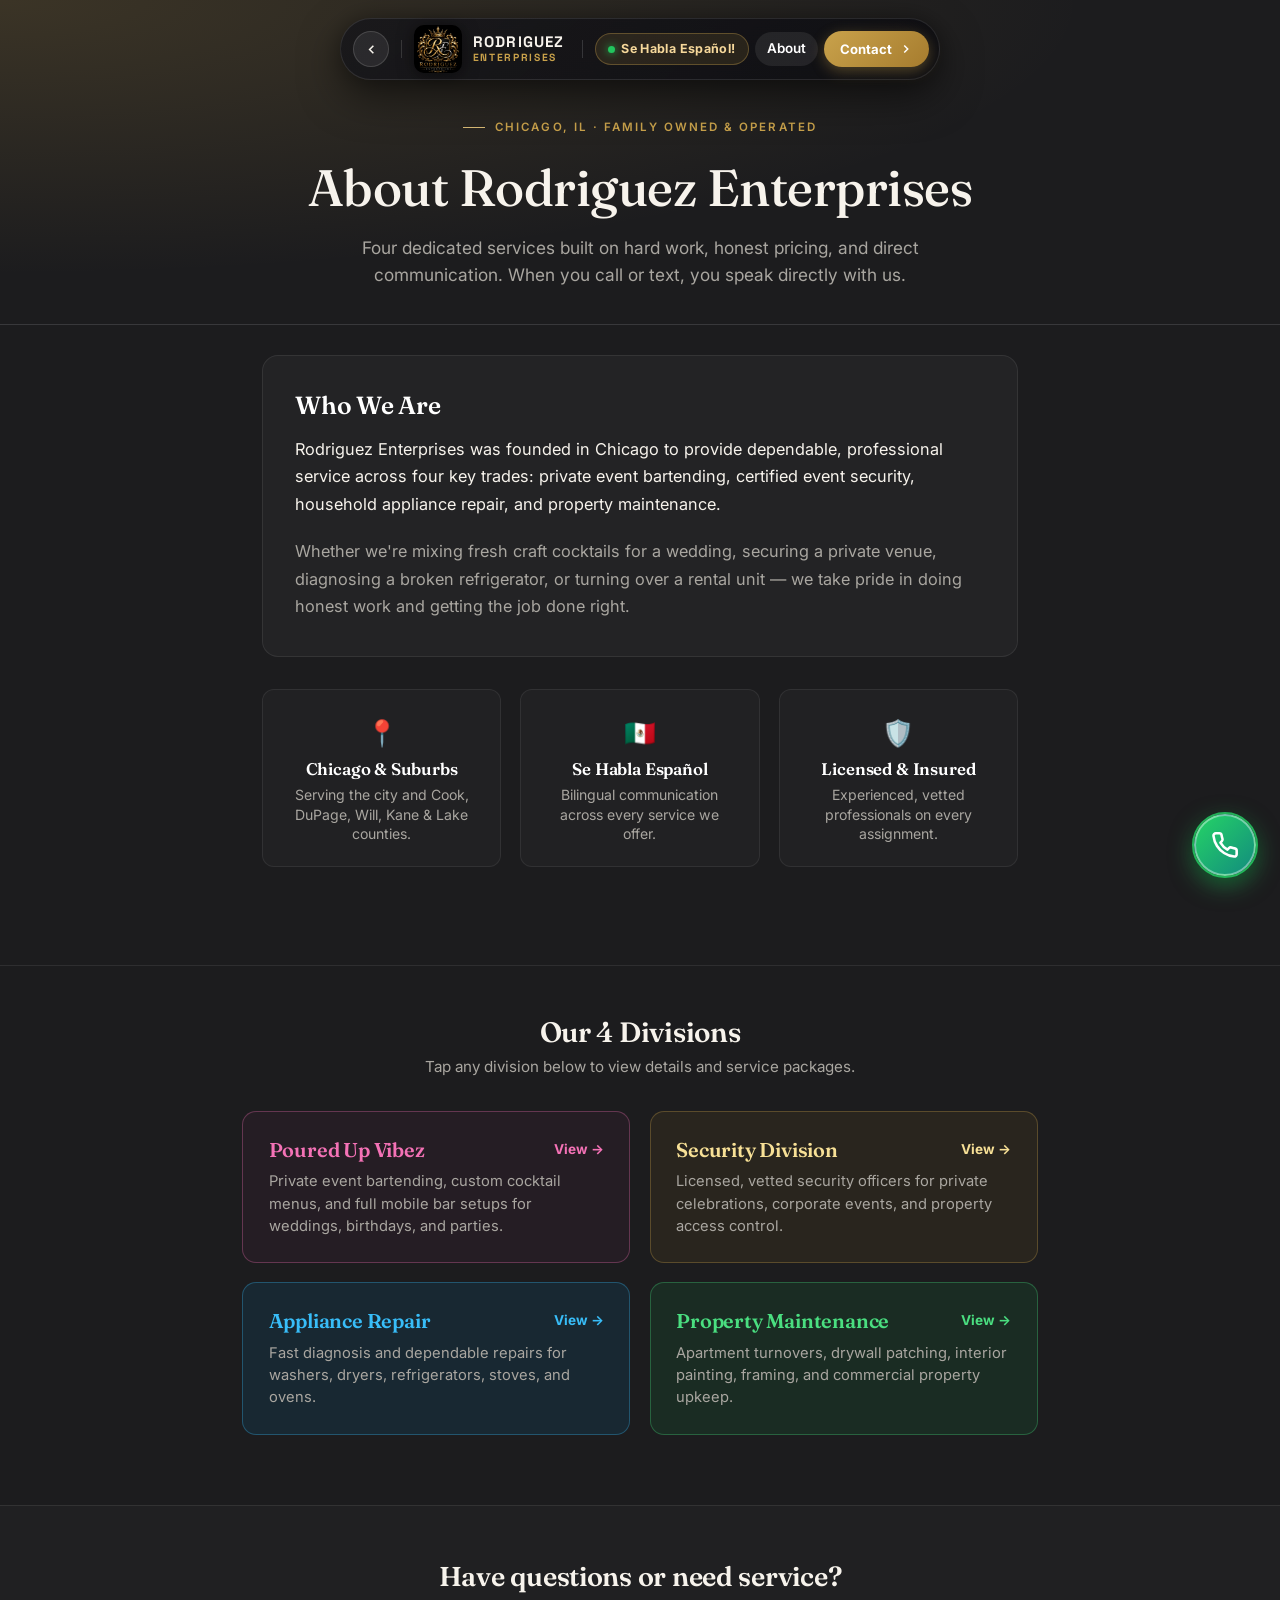
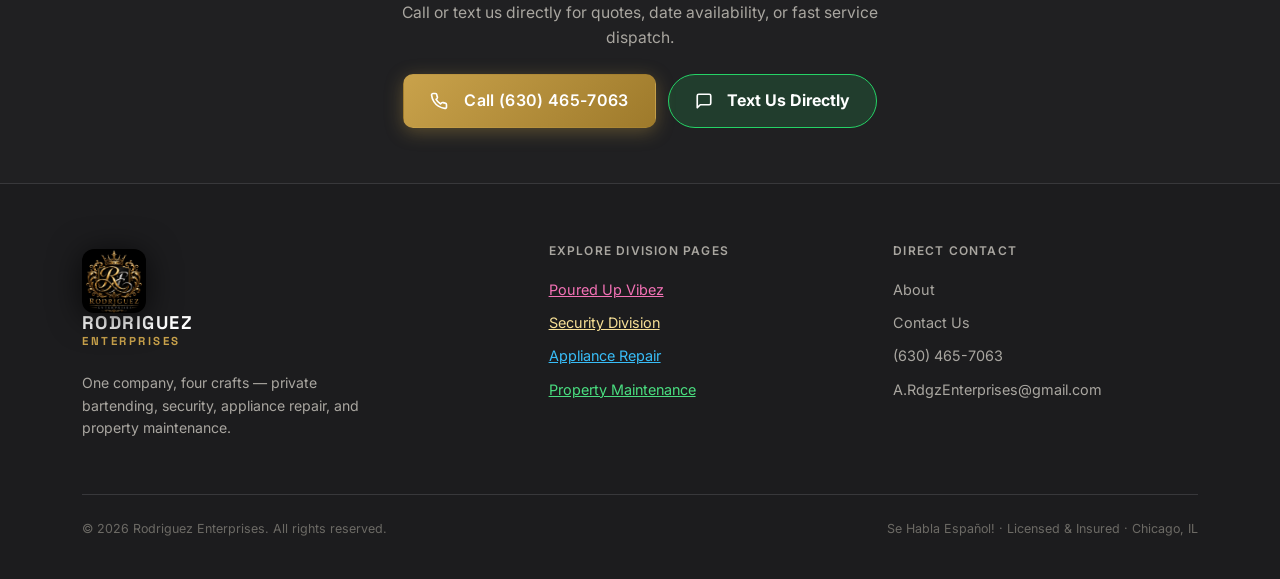
<file: about.html>
<!DOCTYPE html>
<html lang="en">
<head>
<meta charset="UTF-8">
<meta name="viewport" content="width=device-width, initial-scale=1.0">
<title>About Us — Rodriguez Enterprises | Chicago, IL</title>
<meta name="description" content="Rodriguez Enterprises is a Chicago-based family business providing private event bartending, security, appliance repair, and property maintenance.">
<meta name="theme-color" content="#080a0e">
<meta name="robots" content="index, follow, max-image-preview:large, max-snippet:-1, max-video-preview:-1">
<link rel="canonical" href="https://rdgzenterprises.com/about.html">

<!-- Local SEO Geo Meta Tags -->
<meta name="geo.region" content="US-IL">
<meta name="geo.placename" content="Chicago">
<meta name="geo.position" content="41.8781;-87.6298">
<meta name="ICBM" content="41.8781, -87.6298">

<!-- Favicons & Apple Touch Icons (Google Search: multiple of 48px square) -->
<link rel="icon" type="image/x-icon" href="favicon.ico">
<link rel="icon" type="image/png" sizes="48x48" href="favicon-48x48.png">
<link rel="icon" type="image/png" sizes="96x96" href="favicon-96x96.png">
<link rel="icon" type="image/png" sizes="192x192" href="favicon-192x192.png">
<link rel="icon" type="image/png" sizes="32x32" href="photos/favicon-32x32.png">
<link rel="icon" type="image/png" sizes="16x16" href="photos/favicon-16x16.png">
<link rel="apple-touch-icon" sizes="180x180" href="apple-touch-icon.png">
<link rel="manifest" href="site.webmanifest">

<!-- Open Graph / Facebook / iMessage -->
<meta property="og:type" content="website">
<meta property="og:url" content="https://rdgzenterprises.com/about.html">
<meta property="og:site_name" content="Rodriguez Enterprises">
<meta property="og:locale" content="en_US">
<meta property="og:title" content="About Rodriguez Enterprises — Chicago, IL">
<meta property="og:description" content="Chicago-based family business providing private bartending, security, appliance repair, and property maintenance.">
<meta property="og:image" content="https://rdgzenterprises.com/photos/og-rodriguez-enterprises.jpg">
<meta property="og:image:secure_url" content="https://rdgzenterprises.com/photos/og-rodriguez-enterprises.jpg">
<meta property="og:image:type" content="image/jpeg">
<meta property="og:image:width" content="1200">
<meta property="og:image:height" content="630">
<meta property="og:image:alt" content="About Rodriguez Enterprises">

<!-- Twitter / X -->
<meta name="twitter:card" content="summary_large_image">
<meta name="twitter:url" content="https://rdgzenterprises.com/about.html">
<meta name="twitter:title" content="About Rodriguez Enterprises">
<meta name="twitter:description" content="Chicago-based family business providing private bartending, security, appliance repair, and property maintenance.">
<meta name="twitter:image" content="https://rdgzenterprises.com/photos/og-rodriguez-enterprises.jpg">
<meta name="twitter:image:alt" content="About Rodriguez Enterprises">

<!-- Structured Data (JSON-LD) for About Page -->
<script type="application/ld+json">
{
  "@context": "https://schema.org",
  "@type": "AboutPage",
  "@id": "https://rdgzenterprises.com/about.html#webpage",
  "url": "https://rdgzenterprises.com/about.html",
  "name": "About Rodriguez Enterprises",
  "description": "Learn about Rodriguez Enterprises in Chicago.",
  "mainEntity": {
    "@type": "LocalBusiness",
    "name": "Rodriguez Enterprises",
    "url": "https://rdgzenterprises.com/",
    "logo": "https://rdgzenterprises.com/photos/logo.PNG",
    "telephone": "+1-630-465-7063",
    "email": "A.RdgzEnterprises@gmail.com",
    "address": {
      "@type": "PostalAddress",
      "addressLocality": "Chicago",
      "addressRegion": "IL",
      "addressCountry": "US"
    }
  }
}
</script>

<link rel="preconnect" href="https://fonts.googleapis.com">
<link rel="preconnect" href="https://fonts.gstatic.com" crossorigin>
<link href="https://fonts.googleapis.com/css2?family=Cinzel:wght@600;700&family=Fraunces:opsz,wght@9..144,400;9..144,500;9..144,600&family=Inter:wght@400;500;600;700&family=Manrope:wght@300;400;500;600;700;800&family=Oswald:wght@500;600&family=Outfit:wght@500;600;700&family=Satisfy&family=Space+Grotesk:wght@500;600;700&display=swap" rel="stylesheet">
<link rel="stylesheet" href="css/style.css">
</head>
<body>

<header class="site-header" id="main-header">
  <div class="header-dock">
    
    <!-- Back Button -->
    <a href="index.html" class="island-back-btn" title="Back to All Doors" aria-label="Back to Home">
      <svg width="15" height="15" viewBox="0 0 24 24" fill="none" stroke="currentColor" stroke-width="2.5"><polyline points="15 18 9 12 15 6"/></svg>
    </a>

    <span class="island-divider"></span>

    <!-- Brand Logo -->
    <a href="index.html" class="brand-logo" title="Rodriguez Enterprises">
      <img src="photos/logo.PNG" alt="Rodriguez Enterprises" class="brand-logo-img">
      <div class="brand-logo-text">
        <span class="brand-title">RODRIGUEZ</span>
        <span class="brand-subtitle">ENTERPRISES</span>
      </div>
    </a>

    <span class="island-divider"></span>

    <!-- Nav Links (Desktop) -->
    <nav class="nav-group">
      <span class="nav-bilingual-badge">
        <span class="badge-dot-espanol"></span>
        <span>Se Habla Español!</span>
      </span>
      <a href="about.html" class="nav-link-item active">About</a>
      <!-- Primary Contact CTA Pill -->
      <a href="contact.html" class="btn-contact-nav">
        <span>Contact</span>
        <svg class="arrow-icon" width="14" height="14" viewBox="0 0 24 24" fill="none" stroke="currentColor" stroke-width="2.5"><polyline points="9 18 15 12 9 6"/></svg>
      </a>
    </nav>

  </div>

  <!-- Mobile Hamburger Toggle Bubble -->
  <button class="mobile-nav-toggle" id="mobile-nav-toggle" aria-label="Toggle navigation menu" aria-expanded="false">
    <svg width="20" height="20" viewBox="0 0 24 24" fill="none" stroke="currentColor" stroke-width="2.2" stroke-linecap="round" stroke-linejoin="round">
      <line x1="4" y1="7" x2="20" y2="7"></line>
      <line x1="4" y1="12" x2="20" y2="12"></line>
      <line x1="4" y1="17" x2="20" y2="17"></line>
    </svg>
  </button>
</header>

<!-- Mobile Drawer Backdrop Overlay -->
<div class="mobile-drawer-backdrop" id="mobile-drawer-backdrop" aria-hidden="true"></div>

<!-- Mobile Navigation Drawer -->
<div class="mobile-nav-drawer" id="mobile-nav-drawer" role="dialog" aria-modal="true" aria-label="Navigation Menu">
  <div class="mobile-drawer-header">
    <a href="index.html" class="brand-logo" title="Rodriguez Enterprises">
      <img src="photos/logo.PNG" alt="Rodriguez Enterprises" class="brand-logo-img">
      <div class="brand-logo-text">
        <span class="brand-title">RODRIGUEZ</span>
        <span class="brand-subtitle">ENTERPRISES</span>
      </div>
    </a>
    <button class="mobile-drawer-close" id="mobile-drawer-close" aria-label="Close menu">
      <svg width="20" height="20" viewBox="0 0 24 24" fill="none" stroke="currentColor" stroke-width="2.2" stroke-linecap="round" stroke-linejoin="round">
        <line x1="18" y1="6" x2="6" y2="18"></line>
        <line x1="6" y1="6" x2="18" y2="18"></line>
      </svg>
    </button>
  </div>

  <div>
    <div class="mobile-services-grid">
      <a href="poured-up-vibez.html" class="mobile-service-card vibez">
        <div class="service-card-icon">
          <svg width="20" height="20" viewBox="0 0 24 24" fill="none" stroke="currentColor" stroke-width="2" stroke-linecap="round" stroke-linejoin="round"><path d="M8 22h8M12 11v11M19 3l-7 8-7-8h14z"/></svg>
        </div>
        <span class="service-card-title">Poured Up Vibez</span>
        <svg class="service-card-arrow" width="14" height="14" viewBox="0 0 24 24" fill="none" stroke="currentColor" stroke-width="2.5"><polyline points="9 18 15 12 9 6"/></svg>
      </a>

      <a href="security.html" class="mobile-service-card security">
        <div class="service-card-icon">
          <svg width="20" height="20" viewBox="0 0 24 24" fill="none" stroke="currentColor" stroke-width="2" stroke-linecap="round" stroke-linejoin="round"><path d="M12 22s8-4 8-10V5l-8-3-8 3v7c0 6 8 10 8 10z"/></svg>
        </div>
        <span class="service-card-title">Security</span>
        <svg class="service-card-arrow" width="14" height="14" viewBox="0 0 24 24" fill="none" stroke="currentColor" stroke-width="2.5"><polyline points="9 18 15 12 9 6"/></svg>
      </a>

      <a href="appliance-repair.html" class="mobile-service-card repair">
        <div class="service-card-icon">
          <svg width="20" height="20" viewBox="0 0 24 24" fill="none" stroke="currentColor" stroke-width="2" stroke-linecap="round" stroke-linejoin="round"><path d="M14.7 6.3a1 1 0 0 0 0 1.4l1.6 1.6a1 1 0 0 0 1.4 0l3.77-3.77a6 6 0 0 1-7.94 7.94l-6.91 6.91a2.12 2.12 0 0 1-3-3l6.91-6.91a6 6 0 0 1 7.94-7.94l-3.76 3.76z"/></svg>
        </div>
        <span class="service-card-title">Appliance Repair</span>
        <svg class="service-card-arrow" width="14" height="14" viewBox="0 0 24 24" fill="none" stroke="currentColor" stroke-width="2.5"><polyline points="9 18 15 12 9 6"/></svg>
      </a>

      <a href="maintenance.html" class="mobile-service-card maint">
        <div class="service-card-icon">
          <svg width="20" height="20" viewBox="0 0 24 24" fill="none" stroke="currentColor" stroke-width="2" stroke-linecap="round" stroke-linejoin="round"><path d="M3 9l9-7 9 7v11a2 2 0 0 1-2 2H5a2 2 0 0 1-2-2z"/><polyline points="9 22 9 12 15 12 15 22"/></svg>
        </div>
        <span class="service-card-title">Maintenance</span>
        <svg class="service-card-arrow" width="14" height="14" viewBox="0 0 24 24" fill="none" stroke="currentColor" stroke-width="2.5"><polyline points="9 18 15 12 9 6"/></svg>
      </a>
    </div>
  </div>

  <div>
    <div class="mobile-nav-links">
      <a href="about.html" class="mobile-nav-item active">
        <span>About Us</span>
        <svg width="14" height="14" viewBox="0 0 24 24" fill="none" stroke="currentColor" stroke-width="2.5"><polyline points="9 18 15 12 9 6"/></svg>
      </a>
      <a href="contact.html" class="mobile-nav-item btn-contact-drawer">
        <span>Contact &amp; Quotes</span>
        <svg width="14" height="14" viewBox="0 0 24 24" fill="none" stroke="currentColor" stroke-width="2.5"><polyline points="9 18 15 12 9 6"/></svg>
      </a>
    </div>
  </div>

  <div class="mobile-drawer-phone-card">
    <div class="drawer-phone-header">
      <span class="drawer-phone-label">Direct Line</span>
      <span class="drawer-bilingual-badge">Se Habla Español</span>
    </div>
    <div class="drawer-phone-actions">
      <a href="tel:+16304657063" class="drawer-phone-btn">
        <svg width="17" height="17" viewBox="0 0 24 24" fill="none" stroke="currentColor" stroke-width="2.2" stroke-linecap="round" stroke-linejoin="round"><path d="M22 16.92v3a2 2 0 0 1-2.18 2 19.79 19.79 0 0 1-8.63-3.07 19.5 19.5 0 0 1-6-6 19.79 19.79 0 0 1-3.07-8.67A2 2 0 0 1 4.11 2h3a2 2 0 0 1 2 1.72 12.84 12.84 0 0 0 .7 2.81 2 2 0 0 1-.45 2.11L8.09 9.91a16 16 0 0 0 6 6l1.27-1.27a2 2 0 0 1 2.11-.45 12.84 12.84 0 0 0 2.81.7A2 2 0 0 1 22 16.92z"/></svg>
        <span>(630) 465-7063</span>
      </a>
      <a href="sms:+16304657063?body=Hi!%20I%20have%20an%20inquiry%20for%20Rodriguez%20Enterprises." class="drawer-text-btn" title="Text Directly">
        <svg width="16" height="16" viewBox="0 0 24 24" fill="none" stroke="currentColor" stroke-width="2.2" stroke-linecap="round" stroke-linejoin="round"><path d="M21 15a2 2 0 0 1-2 2H7l-4 4V5a2 2 0 0 1 2-2h14a2 2 0 0 1 2 2z"/></svg>
        <span>Text</span>
      </a>
    </div>
  </div>

  <div class="mobile-drawer-footer">
    <a href="mailto:A.RdgzEnterprises@gmail.com" class="drawer-contact-action">
      <svg width="15" height="15" viewBox="0 0 24 24" fill="none" stroke="currentColor" stroke-width="2"><path d="M4 4h16c1.1 0 2 .9 2 2v12c0 1.1-.9 2-2 2H4c-1.1 0-2-.9-2-2V6c0-1.1.9-2 2-2z"/><polyline points="22,6 12,13 2,6"/></svg>
      <span>A.RdgzEnterprises@gmail.com</span>
    </a>
  </div>
</div>

<!-- ============ HERO ============ -->
<section class="page-hero" style="padding: 110px 0 35px; text-align: center;">
  <div class="container" style="max-width: 760px;">
    <div class="eyebrow" style="justify-content: center; color: var(--gold);">Chicago, IL · Family Owned &amp; Operated</div>
    <h1 style="font-size: clamp(2.2rem, 4.5vw, 3.2rem); margin: 0.5rem 0 1rem; line-height: 1.15;">About Rodriguez Enterprises</h1>
    <p style="font-size: 1.08rem; color: var(--paper-dim); line-height: 1.6; margin: 0 auto; max-width: 580px;">
      Four dedicated services built on hard work, honest pricing, and direct communication. When you call or text, you speak directly with us.
    </p>
  </div>
</section>

<!-- ============ WHO WE ARE ============ -->
<section style="padding: 30px 0 50px;">
  <div class="container" style="max-width: 820px;">
    
    <div style="background: rgba(255, 255, 255, 0.03); border: 1px solid rgba(255, 255, 255, 0.08); border-radius: 16px; padding: 2.2rem 2rem; margin-bottom: 2rem;">
      <h2 style="font-size: 1.55rem; color: #ffffff; margin: 0 0 1rem;">Who We Are</h2>
      <p style="font-size: 1.02rem; line-height: 1.7; color: var(--paper); margin-bottom: 1.2rem;">
        Rodriguez Enterprises was founded in Chicago to provide dependable, professional service across four key trades: private event bartending, certified event security, household appliance repair, and property maintenance.
      </p>
      <p style="font-size: 1.02rem; line-height: 1.7; color: var(--paper-dim); margin: 0;">
        Whether we're mixing fresh craft cocktails for a wedding, securing a private venue, diagnosing a broken refrigerator, or turning over a rental unit — we take pride in doing honest work and getting the job done right.
      </p>
    </div>

    <!-- 3 Simple Pillars -->
    <div class="grid-3" style="gap: 1.2rem; margin-bottom: 3rem;">
      <div style="background: rgba(255, 255, 255, 0.025); border: 1px solid rgba(255, 255, 255, 0.07); padding: 1.4rem; border-radius: 12px; text-align: center;">
        <div style="font-size: 1.6rem; margin-bottom: 0.4rem;">📍</div>
        <h4 style="font-size: 1.05rem; color: #fff; margin: 0 0 0.35rem;">Chicago &amp; Suburbs</h4>
        <p style="font-size: 0.88rem; color: var(--paper-dim); margin: 0; line-height: 1.4;">Serving the city and Cook, DuPage, Will, Kane &amp; Lake counties.</p>
      </div>

      <div style="background: rgba(255, 255, 255, 0.025); border: 1px solid rgba(255, 255, 255, 0.07); padding: 1.4rem; border-radius: 12px; text-align: center;">
        <div style="font-size: 1.6rem; margin-bottom: 0.4rem;">🇲🇽</div>
        <h4 style="font-size: 1.05rem; color: #fff; margin: 0 0 0.35rem;">Se Habla Español</h4>
        <p style="font-size: 0.88rem; color: var(--paper-dim); margin: 0; line-height: 1.4;">Bilingual communication across every service we offer.</p>
      </div>

      <div style="background: rgba(255, 255, 255, 0.025); border: 1px solid rgba(255, 255, 255, 0.07); padding: 1.4rem; border-radius: 12px; text-align: center;">
        <div style="font-size: 1.6rem; margin-bottom: 0.4rem;">🛡️</div>
        <h4 style="font-size: 1.05rem; color: #fff; margin: 0 0 0.35rem;">Licensed &amp; Insured</h4>
        <p style="font-size: 0.88rem; color: var(--paper-dim); margin: 0; line-height: 1.4;">Experienced, vetted professionals on every assignment.</p>
      </div>
    </div>

  </div>
</section>

<!-- ============ FOUR SERVICES ============ -->
<section style="padding: 50px 0 70px; border-top: 1px solid rgba(255, 255, 255, 0.08);">
  <div class="container" style="max-width: 860px;">
    <div class="section-head center" style="margin-bottom: 2rem; text-align: center;">
      <h2 style="font-size: 1.75rem; margin: 0 0 0.4rem;">Our 4 Divisions</h2>
      <p style="color: var(--paper-dim); font-size: 0.95rem; margin: 0;">Tap any division below to view details and service packages.</p>
    </div>

    <div class="grid-2" style="gap: 1.2rem;">
      
      <a href="poured-up-vibez.html" style="text-decoration: none; color: inherit; display: block; padding: 1.6rem; border-radius: 14px; background: rgba(92, 42, 77, 0.15); border: 1px solid rgba(244, 114, 182, 0.3); transition: transform 0.2s, border-color 0.2s;">
        <div style="display: flex; align-items: center; justify-content: space-between; margin-bottom: 0.6rem;">
          <h3 style="font-size: 1.25rem; color: #f472b6; margin: 0;">Poured Up Vibez</h3>
          <span style="font-size: 0.85rem; color: #f472b6; font-weight: 700;">View →</span>
        </div>
        <p style="font-size: 0.92rem; color: var(--paper-dim); line-height: 1.5; margin: 0;">
          Private event bartending, custom cocktail menus, and full mobile bar setups for weddings, birthdays, and parties.
        </p>
      </a>

      <a href="security.html" style="text-decoration: none; color: inherit; display: block; padding: 1.6rem; border-radius: 14px; background: rgba(138, 104, 36, 0.12); border: 1px solid rgba(201, 162, 75, 0.3); transition: transform 0.2s, border-color 0.2s;">
        <div style="display: flex; align-items: center; justify-content: space-between; margin-bottom: 0.6rem;">
          <h3 style="font-size: 1.25rem; color: #f7e096; margin: 0;">Security Division</h3>
          <span style="font-size: 0.85rem; color: #f7e096; font-weight: 700;">View →</span>
        </div>
        <p style="font-size: 0.92rem; color: var(--paper-dim); line-height: 1.5; margin: 0;">
          Licensed, vetted security officers for private celebrations, corporate events, and property access control.
        </p>
      </a>

      <a href="appliance-repair.html" style="text-decoration: none; color: inherit; display: block; padding: 1.6rem; border-radius: 14px; background: rgba(2, 132, 199, 0.12); border: 1px solid rgba(56, 189, 248, 0.3); transition: transform 0.2s, border-color 0.2s;">
        <div style="display: flex; align-items: center; justify-content: space-between; margin-bottom: 0.6rem;">
          <h3 style="font-size: 1.25rem; color: #38bdf8; margin: 0;">Appliance Repair</h3>
          <span style="font-size: 0.85rem; color: #38bdf8; font-weight: 700;">View →</span>
        </div>
        <p style="font-size: 0.92rem; color: var(--paper-dim); line-height: 1.5; margin: 0;">
          Fast diagnosis and dependable repairs for washers, dryers, refrigerators, stoves, and ovens.
        </p>
      </a>

      <a href="maintenance.html" style="text-decoration: none; color: inherit; display: block; padding: 1.6rem; border-radius: 14px; background: rgba(22, 163, 74, 0.12); border: 1px solid rgba(74, 222, 128, 0.3); transition: transform 0.2s, border-color 0.2s;">
        <div style="display: flex; align-items: center; justify-content: space-between; margin-bottom: 0.6rem;">
          <h3 style="font-size: 1.25rem; color: #4ade80; margin: 0;">Property Maintenance</h3>
          <span style="font-size: 0.85rem; color: #4ade80; font-weight: 700;">View →</span>
        </div>
        <p style="font-size: 0.92rem; color: var(--paper-dim); line-height: 1.5; margin: 0;">
          Apartment turnovers, drywall patching, interior painting, framing, and commercial property upkeep.
        </p>
      </a>

    </div>
  </div>
</section>

<!-- ============ DIRECT CONTACT CTA STRIP ============ -->
<section style="padding: 55px 0; border-top: 1px solid rgba(255, 255, 255, 0.08); background: rgba(255, 255, 255, 0.02); text-align: center;">
  <div class="container" style="max-width: 600px;">
    <h2 style="font-size: 1.7rem; margin-bottom: 0.5rem;">Have questions or need service?</h2>
    <p style="color: var(--paper-dim); font-size: 0.98rem; margin-bottom: 1.5rem;">
      Call or text us directly for quotes, date availability, or fast service dispatch.
    </p>
    <div style="display: flex; justify-content: center; gap: 12px; flex-wrap: wrap;">
      <a href="tel:+16304657063" class="btn btn-primary" style="padding: 13px 26px; font-size: 1rem;">
        <svg width="18" height="18" viewBox="0 0 24 24" fill="none" stroke="currentColor" stroke-width="2.2" stroke-linecap="round" stroke-linejoin="round" style="margin-right: 6px;"><path d="M22 16.92v3a2 2 0 0 1-2.18 2 19.79 19.79 0 0 1-8.63-3.07 19.5 19.5 0 0 1-6-6 19.79 19.79 0 0 1-3.07-8.67A2 2 0 0 1 4.11 2h3a2 2 0 0 1 2 1.72 12.84 12.84 0 0 0 .7 2.81 2 2 0 0 1-.45 2.11L8.09 9.91a16 16 0 0 0 6 6l1.27-1.27a2 2 0 0 1 2.11-.45 12.84 12.84 0 0 0 2.81.7A2 2 0 0 1 22 16.92z"/></svg>
        <span>Call (630) 465-7063</span>
      </a>
      <a href="sms:+16304657063?body=Hi!%20I%20have%20an%20inquiry%20for%20Rodriguez%20Enterprises." class="btn-direct-text" style="padding: 13px 26px; font-size: 1rem;">
        <svg width="18" height="18" viewBox="0 0 24 24" fill="none" stroke="currentColor" stroke-width="2.2" stroke-linecap="round" stroke-linejoin="round" style="margin-right: 6px;"><path d="M21 15a2 2 0 0 1-2 2H7l-4 4V5a2 2 0 0 1 2-2h14a2 2 0 0 1 2 2z"/></svg>
        <span>Text Us Directly</span>
      </a>
    </div>
  </div>
</section>

<!-- ============ SITE FOOTER ============ -->
<footer class="site-footer">
  <div class="container">
    <div class="footer-grid">
      <div>
        <a href="index.html" class="footer-brand-lockup" title="Rodriguez Enterprises">
          <img src="photos/logo.PNG" alt="Rodriguez Enterprises" class="brand-logo-img footer-logo-img">
          <div class="brand-logo-text">
            <span class="brand-title">RODRIGUEZ</span>
            <span class="brand-subtitle">ENTERPRISES</span>
          </div>
        </a>
        <p style="max-width:280px; font-size: 0.88rem; color: var(--paper-dim);">One company, four crafts — private bartending, security, appliance repair, and property maintenance.</p>
      </div>
      <div>
        <h4>Explore Division Pages</h4>
        <a href="poured-up-vibez.html" class="footer-craft-link vibez">Poured Up Vibez</a>
        <a href="security.html" class="footer-craft-link security">Security Division</a>
        <a href="appliance-repair.html" class="footer-craft-link repair">Appliance Repair</a>
        <a href="maintenance.html" class="footer-craft-link maint">Property Maintenance</a>
      </div>
      <div>
        <h4>Direct Contact</h4>
        <a href="about.html">About</a>
        <a href="contact.html">Contact Us</a>
        <a href="tel:+16304657063">(630) 465-7063</a>
        <a href="mailto:A.RdgzEnterprises@gmail.com">A.RdgzEnterprises@gmail.com</a>
      </div>
    </div>
    <div class="footer-bottom">
      <span>© 2026 Rodriguez Enterprises. All rights reserved.</span>
      <span>Se Habla Español! · Licensed &amp; Insured · Chicago, IL</span>
    </div>
  </div>
</footer>

<!-- Floating Static Text/Call Action Widget (Bottom-Right Circle) -->
<div class="floating-contact-widget" id="floatingContactWidget">
  <div class="floating-contact-card" id="floatingContactCard" aria-hidden="true">
    <div class="floating-card-header">
      <div class="floating-card-title-group">
        <span class="floating-online-dot"></span>
        <div>
          <span class="floating-card-brand">Direct Dispatch &amp; Booking</span>
          <span class="floating-card-sub">Se Habla Español!</span>
        </div>
      </div>
      <button class="floating-card-close" id="floatingCardClose" aria-label="Close contact card">✕</button>
    </div>
    <div class="floating-card-body">
      <p class="floating-card-phone">(630) 465-7063</p>
      <div class="floating-card-actions">
        <a href="tel:+16304657063" class="floating-action-btn btn-call" id="floatCallBtn">
          <svg width="18" height="18" viewBox="0 0 24 24" fill="none" stroke="currentColor" stroke-width="2.2" stroke-linecap="round" stroke-linejoin="round"><path d="M22 16.92v3a2 2 0 0 1-2.18 2 19.79 19.79 0 0 1-8.63-3.07 19.5 19.5 0 0 1-6-6 19.79 19.79 0 0 1-3.07-8.67A2 2 0 0 1 4.11 2h3a2 2 0 0 1 2 1.72 12.84 12.84 0 0 0 .7 2.81 2 2 0 0 1-.45 2.11L8.09 9.91a16 16 0 0 0 6 6l1.27-1.27a2 2 0 0 1 2.11-.45 12.84 12.84 0 0 0 2.81.7A2 2 0 0 1 22 16.92z"/></svg>
          <span>Call Now</span>
        </a>
        <a href="sms:+16304657063" class="floating-action-btn btn-text" id="floatTextBtn">
          <svg width="18" height="18" viewBox="0 0 24 24" fill="none" stroke="currentColor" stroke-width="2.2" stroke-linecap="round" stroke-linejoin="round"><path d="M21 15a2 2 0 0 1-2 2H7l-4 4V5a2 2 0 0 1 2-2h14a2 2 0 0 1 2 2z"/></svg>
          <span>Send Text</span>
        </a>
      </div>
    </div>
  </div>

  <button class="floating-contact-trigger" id="floatingContactTrigger" aria-label="Call or text (630) 465-7063" title="Call or text (630) 465-7063">
    <span class="floating-trigger-pulse"></span>
    <svg width="28" height="28" viewBox="0 0 24 24" fill="none" stroke="currentColor" stroke-width="2.2" stroke-linecap="round" stroke-linejoin="round"><path d="M22 16.92v3a2 2 0 0 1-2.18 2 19.79 19.79 0 0 1-8.63-3.07 19.5 19.5 0 0 1-6-6 19.79 19.79 0 0 1-3.07-8.67A2 2 0 0 1 4.11 2h3a2 2 0 0 1 2 1.72 12.84 12.84 0 0 0 .7 2.81 2 2 0 0 1-.45 2.11L8.09 9.91a16 16 0 0 0 6 6l1.27-1.27a2 2 0 0 1 2.11-.45 12.84 12.84 0 0 0 2.81.7A2 2 0 0 1 22 16.92z"/></svg>
  </button>
</div>

<script src="js/main.js"></script>
</body>
</html>
</file>
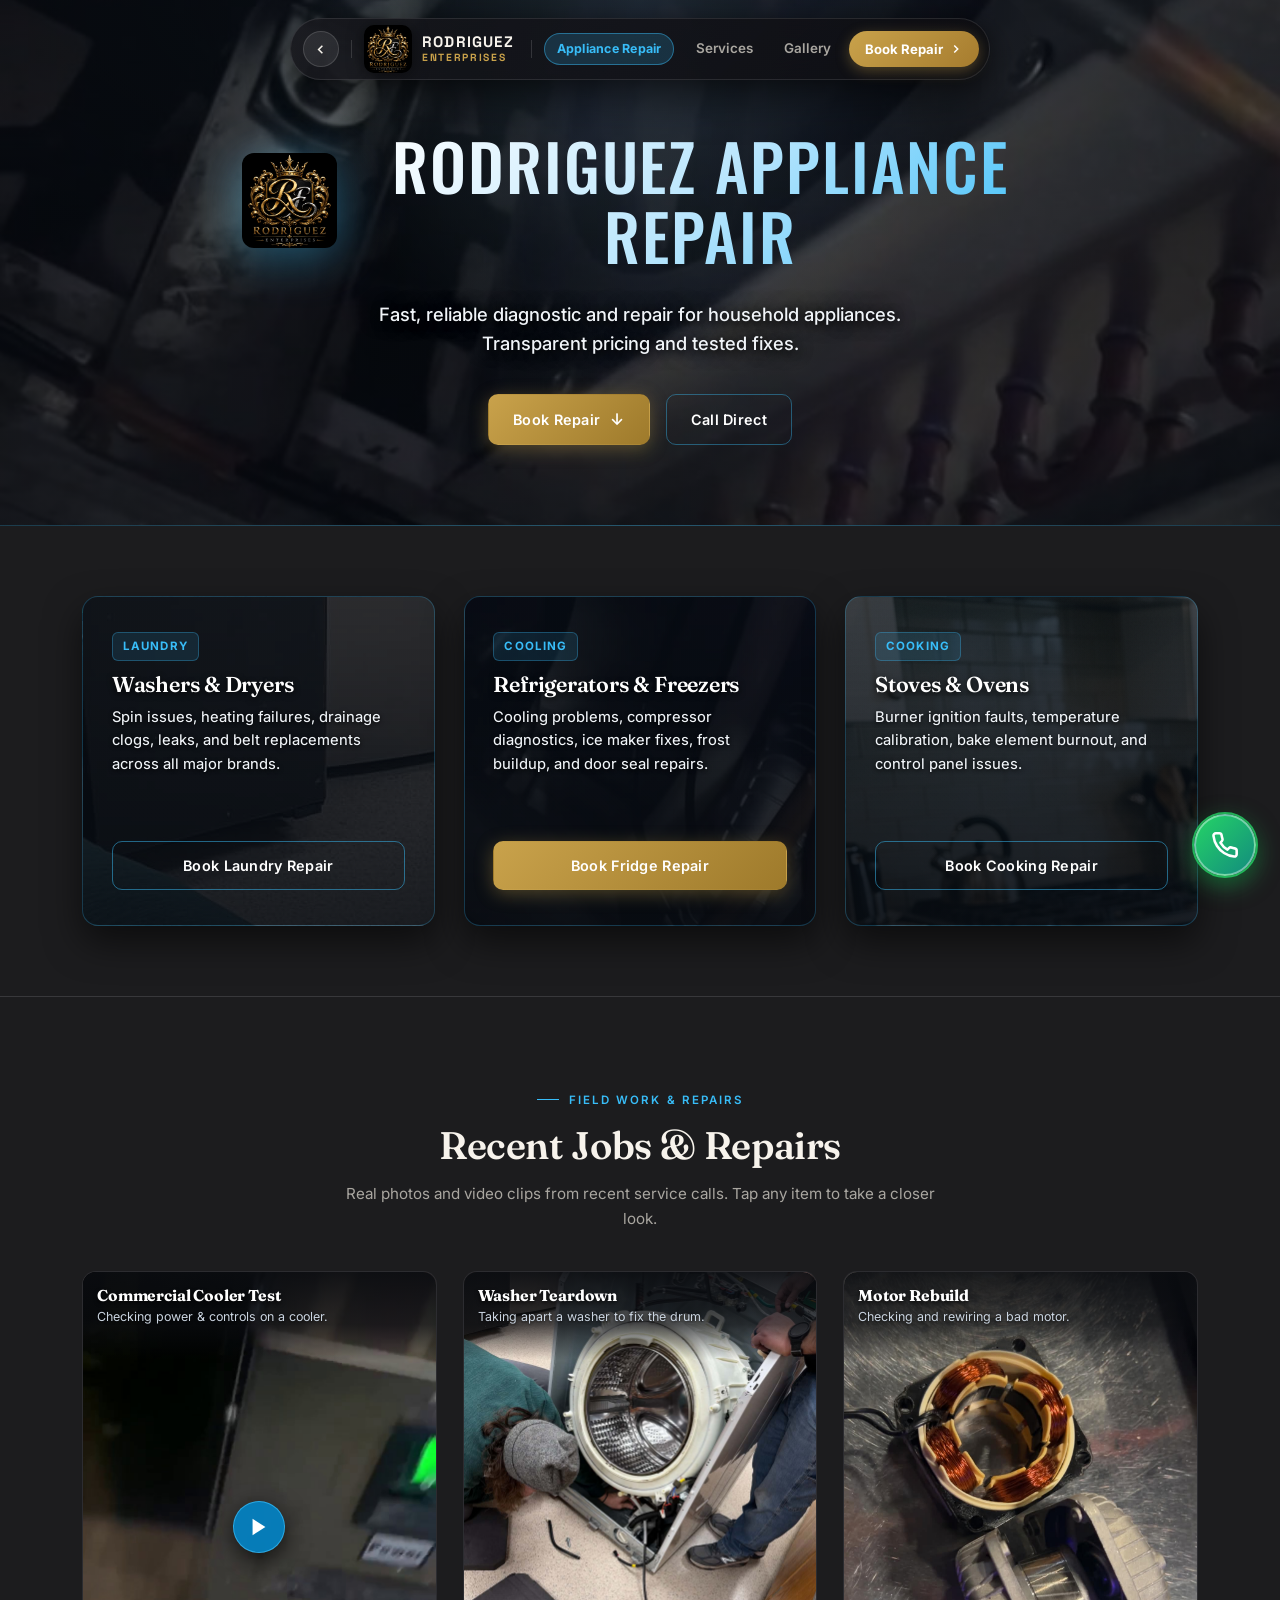
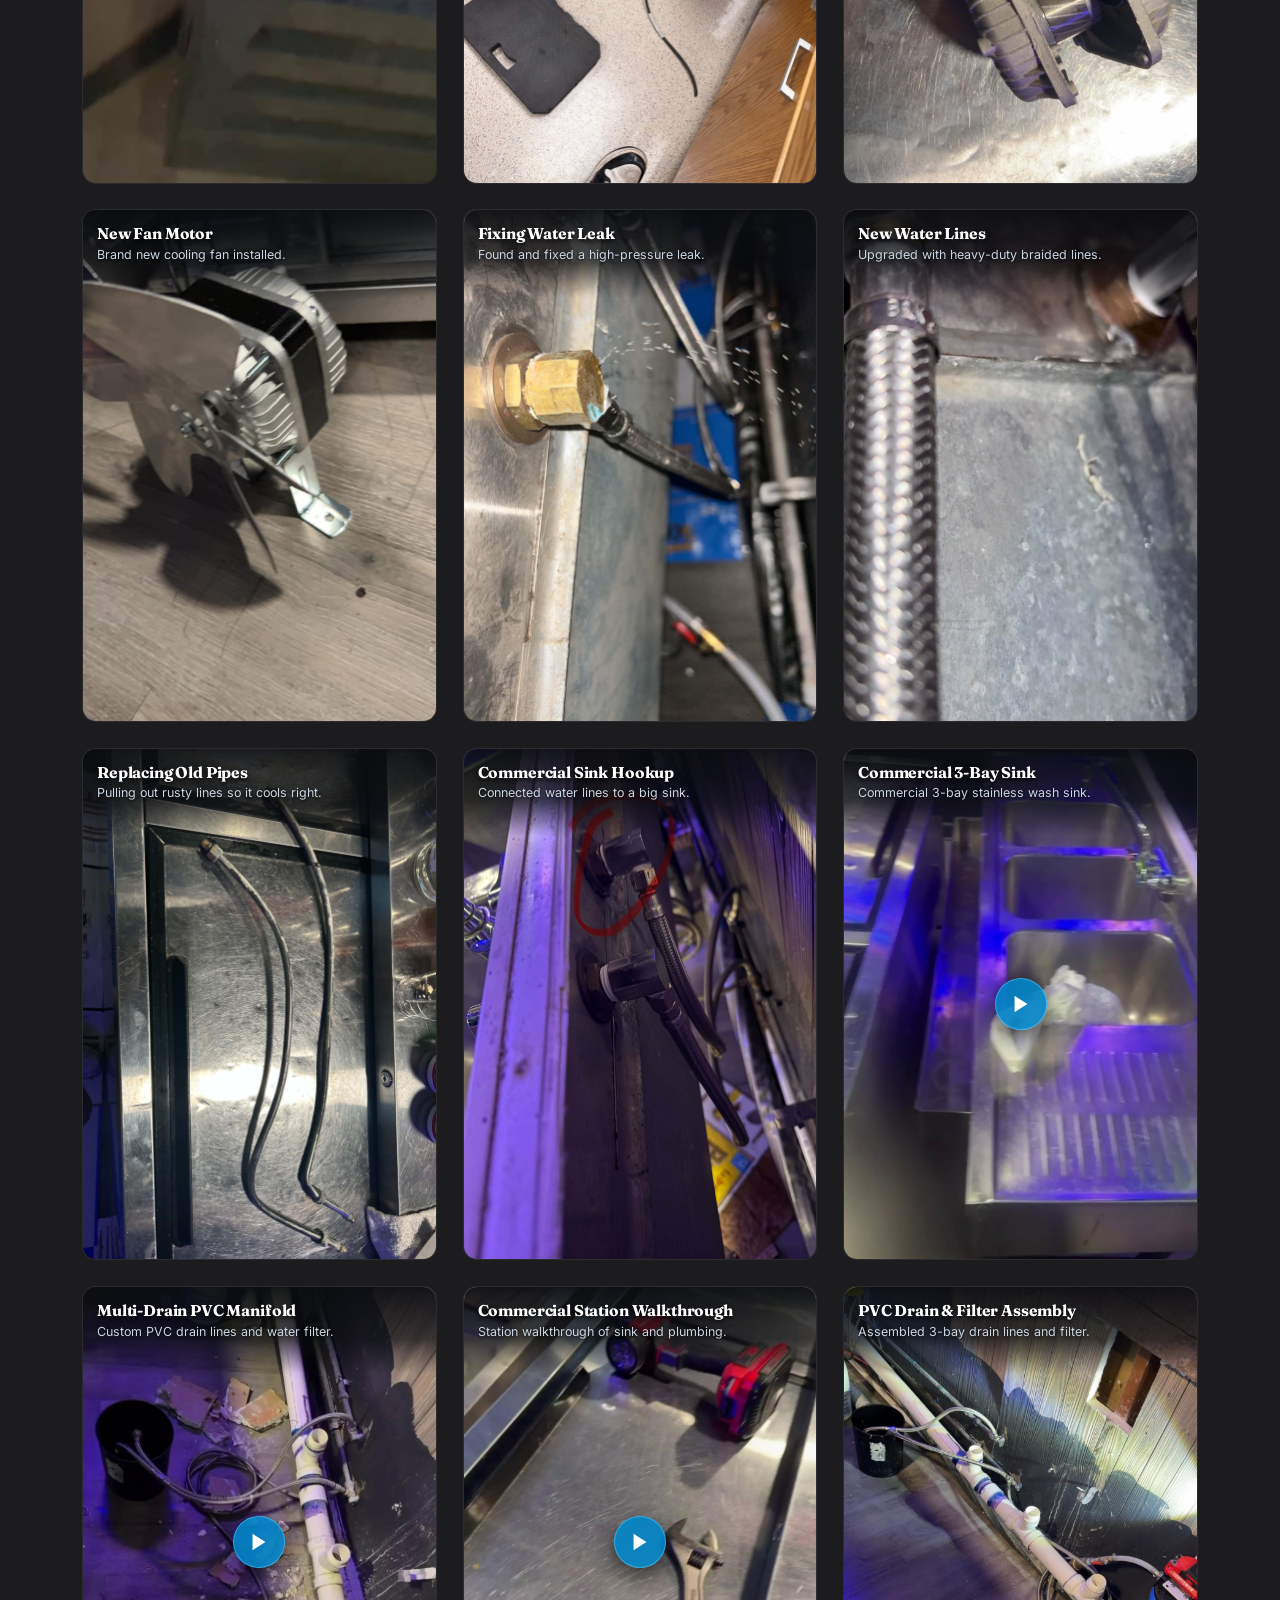
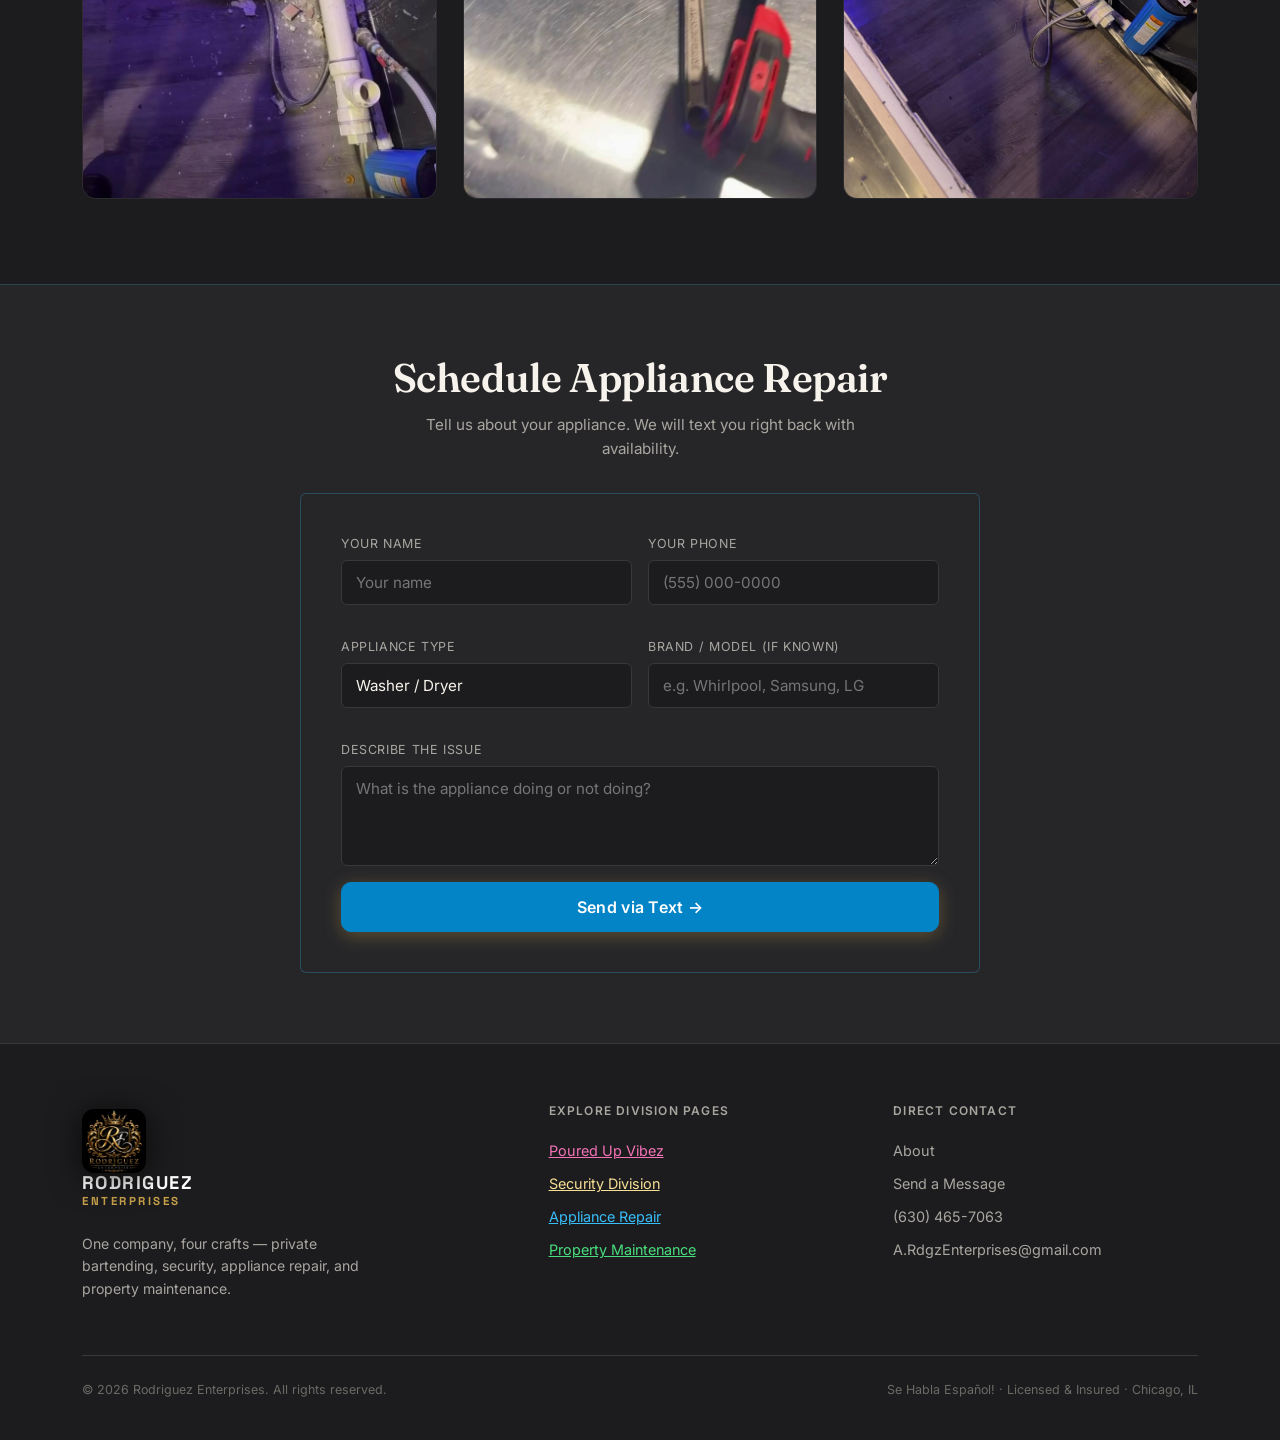
<file: appliance-repair.html>
<!DOCTYPE html>
<html lang="en">
<head>
<meta charset="UTF-8">
<meta name="viewport" content="width=device-width, initial-scale=1.0">
<title>Rodriguez Appliance Repair — Refrigerator, Washer, Dryer &amp; Stove Repair | Chicago, IL</title>
<meta name="description" content="Expert diagnostic and repair for household and commercial appliances in Chicago. Washers, dryers, refrigerators, stoves &amp; cooling. Call (630) 465-7063!">
<meta name="theme-color" content="#080e16">
<meta name="robots" content="index, follow, max-image-preview:large, max-snippet:-1, max-video-preview:-1">
<link rel="canonical" href="https://rdgzenterprises.com/appliance-repair.html">

<!-- Local SEO Geo Meta Tags -->
<meta name="geo.region" content="US-IL">
<meta name="geo.placename" content="Chicago">
<meta name="geo.position" content="41.8781;-87.6298">
<meta name="ICBM" content="41.8781, -87.6298">

<!-- Favicons & Apple Touch Icons (Google Search: multiple of 48px square) -->
<link rel="icon" type="image/x-icon" href="favicon.ico">
<link rel="icon" type="image/png" sizes="48x48" href="favicon-48x48.png">
<link rel="icon" type="image/png" sizes="96x96" href="favicon-96x96.png">
<link rel="icon" type="image/png" sizes="192x192" href="favicon-192x192.png">
<link rel="icon" type="image/png" sizes="32x32" href="photos/favicon-32x32.png">
<link rel="icon" type="image/png" sizes="16x16" href="photos/favicon-16x16.png">
<link rel="apple-touch-icon" sizes="180x180" href="apple-touch-icon.png">
<link rel="manifest" href="site.webmanifest">

<!-- Open Graph / Facebook / iMessage -->
<meta property="og:type" content="website">
<meta property="og:url" content="https://rdgzenterprises.com/appliance-repair.html">
<meta property="og:site_name" content="Rodriguez Enterprises">
<meta property="og:locale" content="en_US">
<meta property="og:title" content="Rodriguez Appliance Repair — Fast Diagnostics &amp; Tested Fixes">
<meta property="og:description" content="Reliable repair for washers, dryers, refrigerators, freezers, stoves, and ovens. Call (630) 465-7063 for service.">
<meta property="og:image" content="https://rdgzenterprises.com/photos/og-appliance-repair.jpg">
<meta property="og:image:secure_url" content="https://rdgzenterprises.com/photos/og-appliance-repair.jpg">
<meta property="og:image:type" content="image/jpeg">
<meta property="og:image:width" content="1200">
<meta property="og:image:height" content="630">
<meta property="og:image:alt" content="Rodriguez Appliance Repair — Fast Diagnostics &amp; Tested Fixes">

<!-- Twitter / X -->
<meta name="twitter:card" content="summary_large_image">
<meta name="twitter:url" content="https://rdgzenterprises.com/appliance-repair.html">
<meta name="twitter:title" content="Rodriguez Appliance Repair — Fast Diagnostics &amp; Tested Fixes">
<meta name="twitter:description" content="Reliable repair for washers, dryers, refrigerators, freezers, stoves, and ovens.">
<meta name="twitter:image" content="https://rdgzenterprises.com/photos/og-appliance-repair.jpg">
<meta name="twitter:image:alt" content="Rodriguez Appliance Repair Preview">

<!-- Structured Data (JSON-LD) for Appliance Repair Service -->
<script type="application/ld+json">
{
  "@context": "https://schema.org",
  "@type": "HomeAndConstructionBusiness",
  "@id": "https://rdgzenterprises.com/appliance-repair.html#service",
  "name": "Rodriguez Appliance Repair",
  "url": "https://rdgzenterprises.com/appliance-repair.html",
  "parentOrganization": {
    "@type": "LocalBusiness",
    "name": "Rodriguez Enterprises",
    "url": "https://rdgzenterprises.com/",
    "logo": "https://rdgzenterprises.com/photos/logo.PNG"
  },
  "logo": "https://rdgzenterprises.com/photos/logo.PNG",
  "image": "https://rdgzenterprises.com/photos/og-appliance-repair.jpg",
  "telephone": "+1-630-465-7063",
  "email": "A.RdgzEnterprises@gmail.com",
  "priceRange": "$$",
  "address": {
    "@type": "PostalAddress",
    "addressLocality": "Chicago",
    "addressRegion": "IL",
    "addressCountry": "US"
  },
  "geo": {
    "@type": "GeoCoordinates",
    "latitude": 41.8781,
    "longitude": -87.6298
  },
  "areaServed": [
    { "@type": "City", "name": "Chicago" },
    { "@type": "AdministrativeArea", "name": "Cook County" },
    { "@type": "AdministrativeArea", "name": "DuPage County" },
    { "@type": "AdministrativeArea", "name": "Will County" },
    { "@type": "AdministrativeArea", "name": "Kane County" },
    { "@type": "AdministrativeArea", "name": "Lake County" }
  ],
  "openingHoursSpecification": [
    {
      "@type": "OpeningHoursSpecification",
      "dayOfWeek": ["Monday", "Tuesday", "Wednesday", "Thursday", "Friday", "Saturday"],
      "opens": "07:30",
      "closes": "20:00"
    }
  ],
  "hasOfferCatalog": {
    "@type": "OfferCatalog",
    "name": "Appliance Repair Services",
    "itemListElement": [
      {
        "@type": "Offer",
        "itemOffered": {
          "@type": "Service",
          "name": "Washing Machine & Dryer Repair",
          "description": "Drum teardowns, belt replacements, drainage motor repairs, and thermal fuse diagnostics."
        }
      },
      {
        "@type": "Offer",
        "itemOffered": {
          "@type": "Service",
          "name": "Refrigerator & Freezer Repair",
          "description": "Compressor diagnostics, refrigerant line repairs, condenser fan motors, and cooling troubleshooting."
        }
      },
      {
        "@type": "Offer",
        "itemOffered": {
          "@type": "Service",
          "name": "Stove & Oven Repair",
          "description": "Gas burner igniters, electric heating elements, thermostat calibration, and control boards."
        }
      },
      {
        "@type": "Offer",
        "itemOffered": {
          "@type": "Service",
          "name": "Commercial Kitchen Cooling",
          "description": "Walk-in cooler maintenance, prep table chillers, and commercial refrigeration repair."
        }
      }
    ]
  }
}
</script>

<link rel="preconnect" href="https://fonts.googleapis.com">
<link rel="preconnect" href="https://fonts.gstatic.com" crossorigin>
<link href="https://fonts.googleapis.com/css2?family=Cinzel:wght@600;700&family=Fraunces:opsz,wght@9..144,400;9..144,600&family=Inter:wght@400;500;600;700&family=Oswald:wght@500;600;700&family=Space+Grotesk:wght@500;600;700&display=swap" rel="stylesheet">
<link rel="stylesheet" href="css/style.css">
<style>
  .repair-spotlight-hero {
    position: relative;
    padding: 130px 0 80px;
    background: radial-gradient(ellipse 70% 60% at 50% 0%, rgba(56, 189, 248, 0.18) 0%, rgba(2, 132, 199, 0.05) 50%, rgba(10, 10, 14, 1) 100%);
    border-bottom: 1px solid rgba(56, 189, 248, 0.22);
    overflow: hidden;
  }
  .repair-spotlight-beam {
    position: absolute;
    top: 0;
    left: 50%;
    transform: translateX(-50%);
    width: 650px;
    height: 440px;
    background: radial-gradient(ellipse at 50% 0%, rgba(186, 230, 253, 0.25) 0%, rgba(56, 189, 248, 0) 70%);
    pointer-events: none;
  }
  .repair-hero-title-lockup {
    display: inline-flex;
    align-items: center;
    justify-content: center;
    gap: 1.6rem;
    margin-bottom: 0.8rem;
  }
  .repair-hero-logo {
    height: 95px;
    width: auto;
    object-fit: contain;
    border-radius: 12px;
    filter: drop-shadow(0 8px 24px rgba(56, 189, 248, 0.4));
    transition: transform 0.3s ease;
    flex-shrink: 0;
  }
  .repair-hero-logo:hover {
    transform: scale(1.05);
  }
  .repair-metallic-title {
    font-family: var(--font-repair);
    font-size: clamp(2.4rem, 5.5vw, 4rem);
    text-transform: uppercase;
    letter-spacing: 0.03em;
    background: linear-gradient(135deg, #ffffff 0%, #bae6fd 50%, #38bdf8 100%);
    -webkit-background-clip: text;
    -webkit-text-fill-color: transparent;
    margin: 0;
    line-height: 1.1;
  }
  @media (max-width: 680px) {
    .repair-hero-title-lockup {
      flex-direction: column;
      gap: 0.8rem;
    }
    .repair-hero-logo {
      height: 75px;
    }
  }

  /* Specular Sheen Card Hover */
  .repair-sheen-card {
    background: radial-gradient(circle at 50% 0%, rgba(15, 30, 42, 0.85) 0%, rgba(14, 14, 18, 0.96) 100%);
    border: 1px solid rgba(56, 189, 248, 0.25);
    box-shadow: 0 16px 36px rgba(0, 0, 0, 0.55);
    border-radius: 16px;
    padding: 2.2rem 1.8rem;
    display: flex;
    flex-direction: column;
    justify-content: space-between;
    position: relative;
    overflow: hidden;
    transition: all 0.35s cubic-bezier(0.16, 1, 0.3, 1);
  }
  .repair-sheen-card::before {
    content: '';
    position: absolute;
    top: 0;
    left: -100%;
    width: 50%;
    height: 100%;
    background: linear-gradient(90deg, transparent, rgba(56, 189, 248, 0.18), transparent);
    transform: skewX(-25deg);
    transition: left 0.75s ease;
    pointer-events: none;
  }
  .repair-sheen-card:hover::before {
    left: 200%;
  }
  .repair-sheen-card:hover {
    transform: translateY(-5px);
    border-color: rgba(56, 189, 248, 0.7);
    box-shadow: 0 20px 45px rgba(0, 0, 0, 0.75), 0 0 25px rgba(56, 189, 248, 0.2);
  }
  .repair-card-badge {
    display: inline-block;
    padding: 4px 10px;
    border-radius: 6px;
    background: rgba(56, 189, 248, 0.12);
    border: 1px solid rgba(56, 189, 248, 0.3);
    color: #38bdf8;
    font-size: 0.72rem;
    font-weight: 700;
    letter-spacing: 0.1em;
    text-transform: uppercase;
    margin-bottom: 12px;
    width: fit-content;
  }
</style>
</head>
<body class="repair" id="top">

<header class="site-header" id="main-header">
  <div class="header-dock">
    
    <!-- Back Button -->
    <a href="index.html" class="island-back-btn" title="Back to All Doors" aria-label="Back to Home">
      <svg width="15" height="15" viewBox="0 0 24 24" fill="none" stroke="currentColor" stroke-width="2.5"><polyline points="15 18 9 12 15 6"/></svg>
    </a>

    <span class="island-divider"></span>

    <!-- Brand Logo -->
    <a href="index.html" class="brand-logo" title="Rodriguez Enterprises">
      <img src="photos/logo.PNG" alt="Rodriguez Enterprises" class="brand-logo-img">
      <div class="brand-logo-text">
        <span class="brand-title">RODRIGUEZ</span>
        <span class="brand-subtitle">ENTERPRISES</span>
      </div>
    </a>

    <span class="island-divider"></span>

    <!-- Appliance Repair Badge: Click to scroll to top -->
    <a href="#top" class="island-craft-badge repair" title="Back to top of page">Appliance Repair</a>

    <!-- Nav Links -->
    <nav class="nav-group">
      <a href="#services" class="nav-link-item">Services</a>
      <a href="#gallery" class="nav-link-item">Gallery</a>
      <a href="#request" class="btn-contact-nav">
        <span>Book Repair</span>
        <svg class="arrow-icon" width="14" height="14" viewBox="0 0 24 24" fill="none" stroke="currentColor" stroke-width="2.5"><polyline points="9 18 15 12 9 6"/></svg>
      </a>
    </nav>

  </div>

  <!-- Mobile Toggle Button -->
  <button class="mobile-nav-toggle" id="mobile-nav-toggle" aria-label="Toggle navigation menu" aria-expanded="false">
    <svg width="20" height="20" viewBox="0 0 24 24" fill="none" stroke="currentColor" stroke-width="2.2" stroke-linecap="round" stroke-linejoin="round">
      <line x1="4" y1="7" x2="20" y2="7"></line>
      <line x1="4" y1="12" x2="20" y2="12"></line>
      <line x1="4" y1="17" x2="20" y2="17"></line>
    </svg>
  </button>
</header>

<!-- Mobile Drawer Backdrop -->
<div class="mobile-drawer-backdrop" id="mobile-drawer-backdrop" aria-hidden="true"></div>

<!-- Mobile Navigation Drawer -->
<div class="mobile-nav-drawer" id="mobile-nav-drawer" role="dialog" aria-modal="true" aria-label="Navigation Menu">
  <div class="mobile-drawer-header">
    <a href="index.html" class="brand-logo" title="Rodriguez Enterprises">
      <img src="photos/logo.PNG" alt="Rodriguez Enterprises" class="brand-logo-img">
      <div class="brand-logo-text">
        <span class="brand-title">RODRIGUEZ</span>
        <span class="brand-subtitle">ENTERPRISES</span>
      </div>
    </a>
    <button class="mobile-drawer-close" id="mobile-drawer-close" aria-label="Close menu">
      <svg width="20" height="20" viewBox="0 0 24 24" fill="none" stroke="currentColor" stroke-width="2.2" stroke-linecap="round" stroke-linejoin="round">
        <line x1="18" y1="6" x2="6" y2="18"></line>
        <line x1="6" y1="6" x2="18" y2="18"></line>
      </svg>
    </button>
  </div>

  <div>
    <div class="mobile-services-grid">
      <a href="poured-up-vibez.html" class="mobile-service-card vibez">
        <div class="service-card-icon">
          <svg width="20" height="20" viewBox="0 0 24 24" fill="none" stroke="currentColor" stroke-width="2" stroke-linecap="round" stroke-linejoin="round"><path d="M8 22h8M12 11v11M19 3l-7 8-7-8h14z"/></svg>
        </div>
        <span class="service-card-title">Poured Up Vibez</span>
        <svg class="service-card-arrow" width="14" height="14" viewBox="0 0 24 24" fill="none" stroke="currentColor" stroke-width="2.5"><polyline points="9 18 15 12 9 6"/></svg>
      </a>

      <a href="security.html" class="mobile-service-card security">
        <div class="service-card-icon">
          <svg width="20" height="20" viewBox="0 0 24 24" fill="none" stroke="currentColor" stroke-width="2" stroke-linecap="round" stroke-linejoin="round"><path d="M12 22s8-4 8-10V5l-8-3-8 3v7c0 6 8 10 8 10z"/></svg>
        </div>
        <span class="service-card-title">Security</span>
        <svg class="service-card-arrow" width="14" height="14" viewBox="0 0 24 24" fill="none" stroke="currentColor" stroke-width="2.5"><polyline points="9 18 15 12 9 6"/></svg>
      </a>

      <a href="#top" class="mobile-service-card repair">
        <div class="service-card-icon">
          <svg width="20" height="20" viewBox="0 0 24 24" fill="none" stroke="currentColor" stroke-width="2" stroke-linecap="round" stroke-linejoin="round"><path d="M14.7 6.3a1 1 0 0 0 0 1.4l1.6 1.6a1 1 0 0 0 1.4 0l3.77-3.77a6 6 0 0 1-7.94 7.94l-6.91 6.91a2.12 2.12 0 0 1-3-3l6.91-6.91a6 6 0 0 1 7.94-7.94l-3.76 3.76z"/></svg>
        </div>
        <span class="service-card-title">Appliance Repair</span>
        <svg class="service-card-arrow" width="14" height="14" viewBox="0 0 24 24" fill="none" stroke="currentColor" stroke-width="2.5"><polyline points="9 18 15 12 9 6"/></svg>
      </a>

      <a href="maintenance.html" class="mobile-service-card maint">
        <div class="service-card-icon">
          <svg width="20" height="20" viewBox="0 0 24 24" fill="none" stroke="currentColor" stroke-width="2" stroke-linecap="round" stroke-linejoin="round"><path d="M3 9l9-7 9 7v11a2 2 0 0 1-2 2H5a2 2 0 0 1-2-2z"/><polyline points="9 22 9 12 15 12 15 22"/></svg>
        </div>
        <span class="service-card-title">Maintenance</span>
        <svg class="service-card-arrow" width="14" height="14" viewBox="0 0 24 24" fill="none" stroke="currentColor" stroke-width="2.5"><polyline points="9 18 15 12 9 6"/></svg>
      </a>
    </div>
  </div>

  <div>
    <div class="mobile-nav-links">
      <a href="#services" class="mobile-nav-item">
        <span>Services</span>
        <svg width="14" height="14" viewBox="0 0 24 24" fill="none" stroke="currentColor" stroke-width="2.5"><polyline points="9 18 15 12 9 6"/></svg>
      </a>
      <a href="#gallery" class="mobile-nav-item">
        <span>Recent Repairs Gallery</span>
        <svg width="14" height="14" viewBox="0 0 24 24" fill="none" stroke="currentColor" stroke-width="2.5"><polyline points="9 18 15 12 9 6"/></svg>
      </a>
      <a href="about.html" class="mobile-nav-item">
        <span>About Us</span>
        <svg width="14" height="14" viewBox="0 0 24 24" fill="none" stroke="currentColor" stroke-width="2.5"><polyline points="9 18 15 12 9 6"/></svg>
      </a>
      <a href="contact.html" class="mobile-nav-item btn-contact-drawer">
        <span>Contact &amp; Quotes</span>
        <svg width="14" height="14" viewBox="0 0 24 24" fill="none" stroke="currentColor" stroke-width="2.5"><polyline points="9 18 15 12 9 6"/></svg>
      </a>
    </div>
  </div>

  <div class="mobile-drawer-phone-card">
    <div class="drawer-phone-header">
      <span class="drawer-phone-label">Direct Line</span>
      <span class="drawer-bilingual-badge">Se Habla Español</span>
    </div>
    <div class="drawer-phone-actions">
      <a href="tel:+16304657063" class="drawer-phone-btn">
        <svg width="17" height="17" viewBox="0 0 24 24" fill="none" stroke="currentColor" stroke-width="2.2" stroke-linecap="round" stroke-linejoin="round"><path d="M22 16.92v3a2 2 0 0 1-2.18 2 19.79 19.79 0 0 1-8.63-3.07 19.5 19.5 0 0 1-6-6 19.79 19.79 0 0 1-3.07-8.67A2 2 0 0 1 4.11 2h3a2 2 0 0 1 2 1.72 12.84 12.84 0 0 0 .7 2.81 2 2 0 0 1-.45 2.11L8.09 9.91a16 16 0 0 0 6 6l1.27-1.27a2 2 0 0 1 2.11-.45 12.84 12.84 0 0 0 2.81.7A2 2 0 0 1 22 16.92z"/></svg>
        <span>(630) 465-7063</span>
      </a>
      <a href="sms:+16304657063?body=Hi!%20I%20have%20an%20inquiry%20for%20Rodriguez%20Enterprises." class="drawer-text-btn" title="Text Directly">
        <svg width="16" height="16" viewBox="0 0 24 24" fill="none" stroke="currentColor" stroke-width="2.2" stroke-linecap="round" stroke-linejoin="round"><path d="M21 15a2 2 0 0 1-2 2H7l-4 4V5a2 2 0 0 1 2-2h14a2 2 0 0 1 2 2z"/></svg>
        <span>Text</span>
      </a>
    </div>
  </div>

  <div class="mobile-drawer-footer">
    <a href="mailto:A.RdgzEnterprises@gmail.com" class="drawer-contact-action">
      <svg width="15" height="15" viewBox="0 0 24 24" fill="none" stroke="currentColor" stroke-width="2"><path d="M4 4h16c1.1 0 2 .9 2 2v12c0 1.1-.9 2-2 2H4c-1.1 0-2-.9-2-2V6c0-1.1.9-2 2-2z"/><polyline points="22,6 12,13 2,6"/></svg>
      <span>A.RdgzEnterprises@gmail.com</span>
    </a>
  </div>
</div>

<!-- ============ HERO: CLEAN & SIMPLE WITH VIDEO BACKGROUND ============ -->
<section class="repair-spotlight-hero">
  <video class="hero-bg-video" autoplay muted loop playsinline poster="videos/posters/repair-hero-condenser-motor-cooling-poster.jpg" preload="metadata">
    <source src="videos/repair-hero-condenser-motor-cooling.mp4" type="video/mp4">
  </video>
  <div class="repair-spotlight-overlay"></div>
  <div class="repair-spotlight-beam"></div>
  <div class="container" style="max-width: 860px; text-align: center; position: relative; z-index: 2;">
    
    <!-- Hero Title Lockup -->
    <div class="repair-hero-title-lockup">
      <img src="photos/logo.PNG" alt="Rodriguez Enterprises" class="repair-hero-logo">
      <h1 class="repair-metallic-title">
        Rodriguez Appliance Repair
      </h1>
    </div>

    <p class="lede" style="font-size: 1.15rem; color: #d6d3cd; max-width: 580px; margin: 1rem auto 2.2rem;">
      Fast, reliable diagnostic and repair for household appliances. Transparent pricing and tested fixes.
    </p>
    <div style="display: flex; gap: 1rem; justify-content: center; flex-wrap: wrap;">
      <a href="#request" class="btn btn-primary">Book Repair <span class="btn-arrow">↓</span></a>
      <a href="tel:+16304657063" class="btn btn-outline" style="border-color: rgba(56, 189, 248, 0.4); color: #fff;">Call Direct</a>
    </div>
  </div>
</section>

<!-- ============ 3 SIMPLE SERVICE CARDS ============ -->
<section id="services" style="padding: 70px 0;">
  <div class="container">
    <div class="grid-3" style="gap: 1.8rem;">
      
      <!-- CARD 1: LAUNDRY -->
      <div class="repair-sheen-card" style="background-image: linear-gradient(180deg, rgba(8, 14, 22, 0.76) 0%, rgba(8, 12, 18, 0.92) 100%), url('photos/repair-washing-machine-drum-teardown.jpg');">
        <div>
          <span class="repair-card-badge">Laundry</span>
          <h3 style="font-size: 1.35rem; color: #ffffff; margin: 0 0 8px;">Washers &amp; Dryers</h3>
          <p style="margin: 0; font-size: 0.92rem; color: #e2e8f0; line-height: 1.6;">
            Spin issues, heating failures, drainage clogs, leaks, and belt replacements across all major brands.
          </p>
        </div>
        <a href="#request" class="btn btn-outline" style="border-color: rgba(56, 189, 248, 0.5); width: 100%; text-align: center; margin-top: 1.6rem; color: #fff;">
          Book Laundry Repair
        </a>
      </div>

      <!-- CARD 2: REFRIGERATION -->
      <div class="repair-sheen-card" style="background-image: linear-gradient(180deg, rgba(8, 14, 22, 0.76) 0%, rgba(8, 12, 18, 0.92) 100%), url('videos/posters/repair-hero-condenser-motor-cooling-poster.jpg');">
        <div>
          <span class="repair-card-badge">Cooling</span>
          <h3 style="font-size: 1.35rem; color: #ffffff; margin: 0 0 8px;">Refrigerators &amp; Freezers</h3>
          <p style="margin: 0; font-size: 0.92rem; color: #e2e8f0; line-height: 1.6;">
            Cooling problems, compressor diagnostics, ice maker fixes, frost buildup, and door seal repairs.
          </p>
        </div>
        <a href="#request" class="btn btn-primary" style="width: 100%; text-align: center; margin-top: 1.6rem;">
          Book Fridge Repair
        </a>
      </div>

      <!-- CARD 3: COOKING APPLIANCES -->
      <div class="repair-sheen-card" style="background-image: linear-gradient(180deg, rgba(8, 14, 22, 0.76) 0%, rgba(8, 12, 18, 0.92) 100%), url('photos/repair-stove-oven-service.jpg');">
        <div>
          <span class="repair-card-badge">Cooking</span>
          <h3 style="font-size: 1.35rem; color: #ffffff; margin: 0 0 8px;">Stoves &amp; Ovens</h3>
          <p style="margin: 0; font-size: 0.92rem; color: #e2e8f0; line-height: 1.6;">
            Burner ignition faults, temperature calibration, bake element burnout, and control panel issues.
          </p>
        </div>
        <a href="#request" class="btn btn-outline" style="border-color: rgba(56, 189, 248, 0.5); width: 100%; text-align: center; margin-top: 1.6rem; color: #fff;">
          Book Cooking Repair
        </a>
      </div>

    </div>
  </div>
</section>

<!-- ============ REAL FIELD REPAIRS & DIAGNOSTICS GALLERY ============ -->
<section class="field-gallery-section" id="gallery">
  <div class="container">
    
    <div class="section-head center" style="margin-bottom: 2.5rem;">
      <div class="eyebrow" style="color: #38bdf8; justify-content: center;">Field Work &amp; Repairs</div>
      <h2>Recent Jobs &amp; Repairs</h2>
      <p style="max-width: 620px; margin: 0 auto; color: var(--paper-dim); font-size: 0.95rem;">
        Real photos and video clips from recent service calls. Tap any item to take a closer look.
      </p>
    </div>

    <div class="field-gallery-grid" id="repair-gallery-grid">
      
      <!-- Card 1: Commercial Cooler Video Clip -->
      <div class="field-card" data-media-type="video" data-media-src="videos/repair-commercial-cooler-power-startup.mp4" data-title="Commercial Cooler Test" data-desc="Checking the power and controls on a walk-in cooler." tabindex="0" role="button" aria-label="Play Commercial Cooler Test">
        <div class="field-card-media">
          <img src="videos/posters/repair-commercial-cooler-power-startup-poster.jpg" alt="Commercial Cooler Test" loading="lazy">
        </div>
        <div class="field-card-caption">
          <h4 class="field-card-title">Commercial Cooler Test</h4>
          <p class="field-card-desc">Checking power &amp; controls on a cooler.</p>
        </div>
        <div class="field-play-overlay" aria-hidden="true">
          <svg width="22" height="22" viewBox="0 0 24 24" fill="currentColor"><polygon points="5 3 19 12 5 21 5 3"/></svg>
        </div>
      </div>

      <!-- Card 2: Washing Machine Teardown Photo -->
      <div class="field-card" data-media-type="image" data-media-src="photos/repair-washing-machine-drum-teardown.jpg" data-title="Washer Teardown" data-desc="Taking apart a washer to replace the drum and pump." tabindex="0" role="button" aria-label="View Washer Teardown">
        <div class="field-card-media">
          <img src="photos/repair-washing-machine-drum-teardown.jpg" alt="Washer Teardown" loading="lazy">
        </div>
        <div class="field-card-caption">
          <h4 class="field-card-title">Washer Teardown</h4>
          <p class="field-card-desc">Taking apart a washer to fix the drum.</p>
        </div>
      </div>

      <!-- Card 3: Motor Stator Rebuild Photo -->
      <div class="field-card" data-media-type="image" data-media-src="photos/repair-motor-stator-rebuild.jpg" data-title="Motor Rebuild" data-desc="Checking and rewiring a bad motor." tabindex="0" role="button" aria-label="View Motor Rebuild">
        <div class="field-card-media">
          <img src="photos/repair-motor-stator-rebuild.jpg" alt="Motor Rebuild" loading="lazy">
        </div>
        <div class="field-card-caption">
          <h4 class="field-card-title">Motor Rebuild</h4>
          <p class="field-card-desc">Checking and rewiring a bad motor.</p>
        </div>
      </div>

      <!-- Card 4: New Condenser Fan Assembly Photo -->
      <div class="field-card" data-media-type="image" data-media-src="photos/repair-condenser-fan-motor-assembly.jpg" data-title="New Fan Motor" data-desc="Brand new cooling fan installed." tabindex="0" role="button" aria-label="View New Fan Motor">
        <div class="field-card-media">
          <img src="photos/repair-condenser-fan-motor-assembly.jpg" alt="New Fan Motor" loading="lazy">
        </div>
        <div class="field-card-caption">
          <h4 class="field-card-title">New Fan Motor</h4>
          <p class="field-card-desc">Brand new cooling fan installed.</p>
        </div>
      </div>

      <!-- Card 5: High-Pressure Spray Leak Photo -->
      <div class="field-card" data-media-type="image" data-media-src="photos/repair-spray-leak-brass-fitting.jpg" data-title="Fixing Water Leak" data-desc="Locating and fixing an active pipe spray leak." tabindex="0" role="button" aria-label="View Fixing Water Leak">
        <div class="field-card-media">
          <img src="photos/repair-spray-leak-brass-fitting.jpg" alt="Fixing Water Leak" loading="lazy">
        </div>
        <div class="field-card-caption">
          <h4 class="field-card-title">Fixing Water Leak</h4>
          <p class="field-card-desc">Found and fixed a high-pressure leak.</p>
        </div>
      </div>

      <!-- Card 6: Stainless Braided Supply Lines Photo -->
      <div class="field-card" data-media-type="image" data-media-src="photos/repair-stainless-braided-supply-lines.jpg" data-title="New Water Lines" data-desc="Swapping old pipes for fresh braided stainless lines." tabindex="0" role="button" aria-label="View New Water Lines">
        <div class="field-card-media">
          <img src="photos/repair-stainless-braided-supply-lines.jpg" alt="New Water Lines" loading="lazy">
        </div>
        <div class="field-card-caption">
          <h4 class="field-card-title">New Water Lines</h4>
          <p class="field-card-desc">Upgraded with heavy-duty braided lines.</p>
        </div>
      </div>

      <!-- Card 7: Corroded Refrigeration Lines Photo -->
      <div class="field-card" data-media-type="image" data-media-src="photos/repair-corroded-refrigeration-lines.jpg" data-title="Replacing Old Pipes" data-desc="Pulling out old corroded lines to fix cooling issues." tabindex="0" role="button" aria-label="View Replacing Old Pipes">
        <div class="field-card-media">
          <img src="photos/repair-corroded-refrigeration-lines.jpg" alt="Replacing Old Pipes" loading="lazy">
        </div>
        <div class="field-card-caption">
          <h4 class="field-card-title">Replacing Old Pipes</h4>
          <p class="field-card-desc">Pulling out rusty lines so it cools right.</p>
        </div>
      </div>

      <!-- Card 8: Commercial Faucet Hookup Photo -->
      <div class="field-card" data-media-type="image" data-media-src="photos/repair-commercial-sink-faucet-hookup.jpg" data-title="Commercial Sink Hookup" data-desc="Connecting fresh water feeds to a commercial sink." tabindex="0" role="button" aria-label="View Commercial Sink Hookup">
        <div class="field-card-media">
          <img src="photos/repair-commercial-sink-faucet-hookup.jpg" alt="Commercial Sink Hookup" loading="lazy">
        </div>
        <div class="field-card-caption">
          <h4 class="field-card-title">Commercial Sink Hookup</h4>
          <p class="field-card-desc">Connected water lines to a big sink.</p>
        </div>
      </div>

      <!-- Card 9: Commercial 3-Bay Sink Video -->
      <div class="field-card" data-media-type="video" data-media-src="videos/maint-commercial-sink-walkthrough.mp4" data-title="Commercial 3-Bay Sink" data-desc="Commercial 3-bay stainless wash sink." tabindex="0" role="button" aria-label="Play Commercial 3-Bay Sink">
        <div class="field-card-media">
          <img src="videos/posters/maint-commercial-sink-walkthrough-poster.jpg" alt="Commercial 3-Bay Sink" loading="lazy">
        </div>
        <div class="field-card-caption">
          <h4 class="field-card-title">Commercial 3-Bay Sink</h4>
          <p class="field-card-desc">Commercial 3-bay stainless wash sink.</p>
        </div>
        <div class="field-play-overlay" aria-hidden="true">
          <svg width="22" height="22" viewBox="0 0 24 24" fill="currentColor"><polygon points="5 3 19 12 5 21 5 3"/></svg>
        </div>
      </div>

      <!-- Card 10: Multi-Drain PVC Manifold Video -->
      <div class="field-card" data-media-type="video" data-media-src="videos/maint-sink-drain-manifold-filter.mp4" data-title="Multi-Drain PVC Manifold" data-desc="Custom PVC drain lines and water filter." tabindex="0" role="button" aria-label="Play Multi-Drain PVC Manifold">
        <div class="field-card-media">
          <img src="videos/posters/maint-sink-drain-manifold-filter-poster.jpg" alt="Multi-Drain PVC Manifold" loading="lazy">
        </div>
        <div class="field-card-caption">
          <h4 class="field-card-title">Multi-Drain PVC Manifold</h4>
          <p class="field-card-desc">Custom PVC drain lines and water filter.</p>
        </div>
        <div class="field-play-overlay" aria-hidden="true">
          <svg width="22" height="22" viewBox="0 0 24 24" fill="currentColor"><polygon points="5 3 19 12 5 21 5 3"/></svg>
        </div>
      </div>

      <!-- Card 11: Commercial Station Walkthrough Video -->
      <div class="field-card" data-media-type="video" data-media-src="videos/maint-commercial-station-walkthrough.mp4" data-title="Commercial Station Walkthrough" data-desc="Station walkthrough of sink and plumbing." tabindex="0" role="button" aria-label="Play Commercial Station Walkthrough">
        <div class="field-card-media">
          <img src="videos/posters/maint-commercial-station-walkthrough-poster.jpg" alt="Commercial Station Walkthrough" loading="lazy">
        </div>
        <div class="field-card-caption">
          <h4 class="field-card-title">Commercial Station Walkthrough</h4>
          <p class="field-card-desc">Station walkthrough of sink and plumbing.</p>
        </div>
        <div class="field-play-overlay" aria-hidden="true">
          <svg width="22" height="22" viewBox="0 0 24 24" fill="currentColor"><polygon points="5 3 19 12 5 21 5 3"/></svg>
        </div>
      </div>

      <!-- Card 12: PVC Drain & Filter Assembly Photo -->
      <div class="field-card" data-media-type="image" data-media-src="photos/maint-pvc-drain-manifold-assembly.jpg" data-title="PVC Drain &amp; Filter Assembly" data-desc="Assembled 3-bay PVC drain lines and filter." tabindex="0" role="button" aria-label="View PVC Drain &amp; Filter Assembly">
        <div class="field-card-media">
          <img src="photos/maint-pvc-drain-manifold-assembly.jpg" alt="PVC Drain &amp; Filter Assembly" loading="lazy">
        </div>
        <div class="field-card-caption">
          <h4 class="field-card-title">PVC Drain &amp; Filter Assembly</h4>
          <p class="field-card-desc">Assembled 3-bay drain lines and filter.</p>
        </div>
      </div>

    </div>
  </div>
</section>

<!-- ============ SIMPLE QUOTE FORM ============ -->
<section id="request" style="border-top: 1px solid rgba(56, 189, 248, 0.2); background: var(--ink-soft); padding: 70px 0;">
  <div class="container">
    <div class="section-head center" style="margin-bottom: 2rem;">
      <h2 style="font-size: clamp(1.8rem, 3.5vw, 2.5rem); margin-bottom: 0.3em;">Schedule Appliance Repair</h2>
      <p style="color: var(--paper-dim); font-size: 0.95rem; max-width: 500px; margin: 0 auto;">
        Tell us about your appliance. We will text you right back with availability.
      </p>
    </div>

    <div class="form-panel" style="max-width: 680px; margin: 0 auto; border: 1px solid rgba(56, 189, 248, 0.25);">
      <form data-form>
        <div class="form-row">
          <div class="field">
            <label for="name">Your Name</label>
            <input type="text" id="name" placeholder="Your name" required>
          </div>
          <div class="field">
            <label for="phone">Your Phone</label>
            <input type="tel" id="phone" placeholder="(555) 000-0000" required>
          </div>
        </div>
        <div class="form-row">
          <div class="field">
            <label for="appliance">Appliance Type</label>
            <select id="appliance">
              <option>Washer / Dryer</option>
              <option>Refrigerator / Freezer</option>
              <option>Stove / Oven / Range</option>
              <option>Dishwasher</option>
              <option>Other Household Appliance</option>
            </select>
          </div>
          <div class="field">
            <label for="brand">Brand / Model (if known)</label>
            <input type="text" id="brand" placeholder="e.g. Whirlpool, Samsung, LG">
          </div>
        </div>
        <div class="field">
          <label for="details">Describe the Issue</label>
          <textarea id="details" placeholder="What is the appliance doing or not doing?"></textarea>
        </div>
        <button type="submit" class="btn btn-primary" style="width: 100%; padding: 14px; font-size: 1rem; background: #0284c7; border-color: #0284c7; justify-content: center;">
          <span>Send via Text →</span>
        </button>
      </form>
      <div class="form-success">Thanks! Opening your text app...</div>
    </div>
  </div>
</section>

<!-- ============ SITE FOOTER ============ -->
<footer class="site-footer">
  <div class="container">
    <div class="footer-grid">
      <div>
        <a href="index.html" class="footer-brand-lockup" title="Rodriguez Enterprises">
          <img src="photos/logo.PNG" alt="Rodriguez Enterprises" class="brand-logo-img footer-logo-img">
          <div class="brand-logo-text">
            <span class="brand-title">RODRIGUEZ</span>
            <span class="brand-subtitle">ENTERPRISES</span>
          </div>
        </a>
        <p style="max-width:280px; font-size: 0.88rem; color: var(--paper-dim);">One company, four crafts — private bartending, security, appliance repair, and property maintenance.</p>
      </div>
      <div>
        <h4>Explore Division Pages</h4>
        <a href="poured-up-vibez.html" class="footer-craft-link vibez">Poured Up Vibez</a>
        <a href="security.html" class="footer-craft-link security">Security Division</a>
        <a href="appliance-repair.html" class="footer-craft-link repair">Appliance Repair</a>
        <a href="maintenance.html" class="footer-craft-link maint">Property Maintenance</a>
      </div>
      <div>
        <h4>Direct Contact</h4>
        <a href="about.html">About</a>
        <a href="contact.html">Send a Message</a>
        <a href="tel:+16304657063">(630) 465-7063</a>
        <a href="mailto:A.RdgzEnterprises@gmail.com">A.RdgzEnterprises@gmail.com</a>
      </div>
    </div>
    <div class="footer-bottom">
      <span>© 2026 Rodriguez Enterprises. All rights reserved.</span>
      <span>Se Habla Español! · Licensed &amp; Insured · Chicago, IL</span>
    </div>
  </div>
</footer>

<!-- Floating Static Text/Call Action Widget (Bottom-Right Circle) -->
<div class="floating-contact-widget" id="floatingContactWidget">
  <div class="floating-contact-card" id="floatingContactCard" aria-hidden="true">
    <div class="floating-card-header">
      <div class="floating-card-title-group">
        <span class="floating-online-dot"></span>
        <div>
          <span class="floating-card-brand">Direct Dispatch &amp; Booking</span>
          <span class="floating-card-sub">Se Habla Español!</span>
        </div>
      </div>
      <button class="floating-card-close" id="floatingCardClose" aria-label="Close contact card">✕</button>
    </div>
    <div class="floating-card-body">
      <p class="floating-card-phone">(630) 465-7063</p>
      <div class="floating-card-actions">
        <a href="tel:+16304657063" class="floating-action-btn btn-call" id="floatCallBtn">
          <svg width="18" height="18" viewBox="0 0 24 24" fill="none" stroke="currentColor" stroke-width="2.2" stroke-linecap="round" stroke-linejoin="round"><path d="M22 16.92v3a2 2 0 0 1-2.18 2 19.79 19.79 0 0 1-8.63-3.07 19.5 19.5 0 0 1-6-6 19.79 19.79 0 0 1-3.07-8.67A2 2 0 0 1 4.11 2h3a2 2 0 0 1 2 1.72 12.84 12.84 0 0 0 .7 2.81 2 2 0 0 1-.45 2.11L8.09 9.91a16 16 0 0 0 6 6l1.27-1.27a2 2 0 0 1 2.11-.45 12.84 12.84 0 0 0 2.81.7A2 2 0 0 1 22 16.92z"/></svg>
          <span>Call Now</span>
        </a>
        <a href="sms:+16304657063" class="floating-action-btn btn-text" id="floatTextBtn">
          <svg width="18" height="18" viewBox="0 0 24 24" fill="none" stroke="currentColor" stroke-width="2.2" stroke-linecap="round" stroke-linejoin="round"><path d="M21 15a2 2 0 0 1-2 2H7l-4 4V5a2 2 0 0 1 2-2h14a2 2 0 0 1 2 2z"/></svg>
          <span>Send Text</span>
        </a>
      </div>
    </div>
  </div>

  <button class="floating-contact-trigger" id="floatingContactTrigger" aria-label="Call or text (630) 465-7063" title="Call or text (630) 465-7063">
    <span class="floating-trigger-pulse"></span>
    <svg width="28" height="28" viewBox="0 0 24 24" fill="none" stroke="currentColor" stroke-width="2.2" stroke-linecap="round" stroke-linejoin="round"><path d="M22 16.92v3a2 2 0 0 1-2.18 2 19.79 19.79 0 0 1-8.63-3.07 19.5 19.5 0 0 1-6-6 19.79 19.79 0 0 1-3.07-8.67A2 2 0 0 1 4.11 2h3a2 2 0 0 1 2 1.72 12.84 12.84 0 0 0 .7 2.81 2 2 0 0 1-.45 2.11L8.09 9.91a16 16 0 0 0 6 6l1.27-1.27a2 2 0 0 1 2.11-.45 12.84 12.84 0 0 0 2.81.7A2 2 0 0 1 22 16.92z"/></svg>
  </button>
</div>

<!-- Universal Lightbox Modal -->
<div class="universal-media-modal" id="universal-modal" role="dialog" aria-modal="true" aria-label="Media Preview">
  <div class="universal-media-dialog">
    <button class="universal-modal-close" id="universal-modal-close" aria-label="Close dialog">
      <svg width="20" height="20" viewBox="0 0 24 24" fill="none" stroke="currentColor" stroke-width="2.5"><line x1="18" y1="6" x2="6" y2="18"/><line x1="6" y1="6" x2="18" y2="18"/></svg>
    </button>
    <button class="universal-modal-nav-prev" id="universal-modal-prev" aria-label="Previous item">
      <svg width="20" height="20" viewBox="0 0 24 24" fill="none" stroke="currentColor" stroke-width="2.5"><polyline points="15 18 9 12 15 6"/></svg>
    </button>
    <button class="universal-modal-nav-next" id="universal-modal-next" aria-label="Next item">
      <svg width="20" height="20" viewBox="0 0 24 24" fill="none" stroke="currentColor" stroke-width="2.5"><polyline points="9 18 15 12 9 6"/></svg>
    </button>
    <div class="universal-modal-media-wrap">
      <img class="universal-modal-img" id="universal-modal-img" alt="">
      <video class="universal-modal-video" id="universal-modal-video" controls playsinline></video>
    </div>
    <div class="universal-modal-footer">
      <h4 class="universal-modal-title" id="universal-modal-title"></h4>
      <p class="universal-modal-desc" id="universal-modal-desc"></p>
    </div>
  </div>
</div>

<script src="js/main.js"></script>
</body>
</html>
</file>
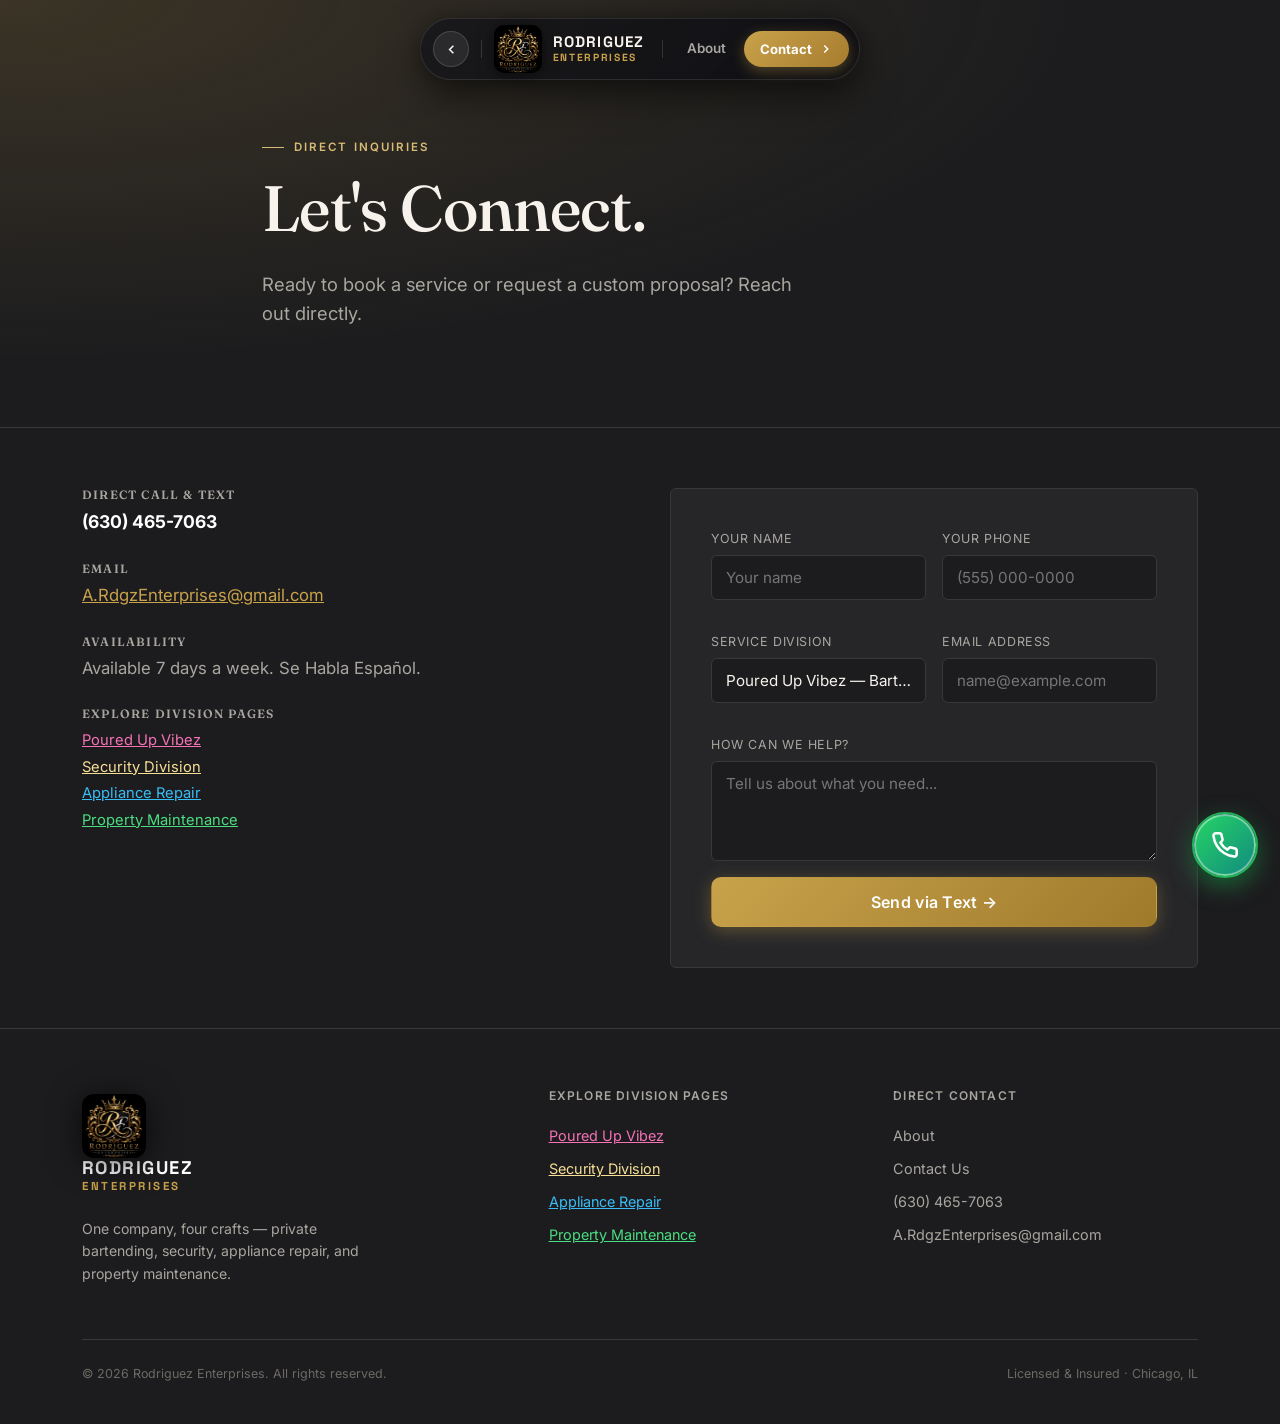
<file: contact.html>
<!DOCTYPE html>
<html lang="en">
<head>
<meta charset="UTF-8">
<meta name="viewport" content="width=device-width, initial-scale=1.0">
<title>Contact &amp; Quotes | Rodriguez Enterprises — Chicago Service Dispatch</title>
<meta name="description" content="Request a fast quote or dispatch service: Private Bartending, Event Security, Appliance Repair, or Property Maintenance. Call (630) 465-7063 or send a message.">
<meta name="theme-color" content="#080a0e">
<meta name="robots" content="index, follow, max-image-preview:large, max-snippet:-1, max-video-preview:-1">
<link rel="canonical" href="https://rdgzenterprises.com/contact.html">

<!-- Local SEO Geo Meta Tags -->
<meta name="geo.region" content="US-IL">
<meta name="geo.placename" content="Chicago">
<meta name="geo.position" content="41.8781;-87.6298">
<meta name="ICBM" content="41.8781, -87.6298">

<!-- Favicons & Apple Touch Icons (Google Search: multiple of 48px square) -->
<link rel="icon" type="image/x-icon" href="favicon.ico">
<link rel="icon" type="image/png" sizes="48x48" href="favicon-48x48.png">
<link rel="icon" type="image/png" sizes="96x96" href="favicon-96x96.png">
<link rel="icon" type="image/png" sizes="192x192" href="favicon-192x192.png">
<link rel="icon" type="image/png" sizes="32x32" href="photos/favicon-32x32.png">
<link rel="icon" type="image/png" sizes="16x16" href="photos/favicon-16x16.png">
<link rel="apple-touch-icon" sizes="180x180" href="apple-touch-icon.png">
<link rel="manifest" href="site.webmanifest">

<!-- Open Graph / Facebook / iMessage -->
<meta property="og:type" content="website">
<meta property="og:url" content="https://rdgzenterprises.com/contact.html">
<meta property="og:site_name" content="Rodriguez Enterprises">
<meta property="og:locale" content="en_US">
<meta property="og:title" content="Contact &amp; Dispatch | Rodriguez Enterprises">
<meta property="og:description" content="Direct booking and fast quotes for bartending, security, appliance repair, and maintenance services across the Chicago area.">
<meta property="og:image" content="https://rdgzenterprises.com/photos/og-rodriguez-enterprises.jpg">
<meta property="og:image:secure_url" content="https://rdgzenterprises.com/photos/og-rodriguez-enterprises.jpg">
<meta property="og:image:type" content="image/jpeg">
<meta property="og:image:width" content="1200">
<meta property="og:image:height" content="630">
<meta property="og:image:alt" content="Contact Rodriguez Enterprises — Fast Service Dispatch">

<!-- Twitter / X -->
<meta name="twitter:card" content="summary_large_image">
<meta name="twitter:url" content="https://rdgzenterprises.com/contact.html">
<meta name="twitter:title" content="Contact &amp; Dispatch | Rodriguez Enterprises">
<meta name="twitter:description" content="Direct booking and fast quotes for bartending, security, appliance repair, and maintenance services.">
<meta name="twitter:image" content="https://rdgzenterprises.com/photos/og-rodriguez-enterprises.jpg">
<meta name="twitter:image:alt" content="Contact Rodriguez Enterprises Preview">

<!-- Structured Data (JSON-LD) for Contact Page -->
<script type="application/ld+json">
{
  "@context": "https://schema.org",
  "@type": "ContactPage",
  "@id": "https://rdgzenterprises.com/contact.html#webpage",
  "url": "https://rdgzenterprises.com/contact.html",
  "name": "Contact & Service Quotes | Rodriguez Enterprises",
  "description": "Contact Rodriguez Enterprises for service requests, quotes, and dispatch across Chicago and suburbs.",
  "mainEntity": {
    "@type": "LocalBusiness",
    "name": "Rodriguez Enterprises",
    "url": "https://rdgzenterprises.com/",
    "telephone": "+1-630-465-7063",
    "email": "A.RdgzEnterprises@gmail.com",
    "address": {
      "@type": "PostalAddress",
      "addressLocality": "Chicago",
      "addressRegion": "IL",
      "addressCountry": "US"
    },
    "contactPoint": [
      {
        "@type": "ContactPoint",
        "telephone": "+1-630-465-7063",
    "email": "A.RdgzEnterprises@gmail.com",
        "contactType": "customer service",
        "areaServed": "US-IL",
        "availableLanguage": ["English", "Spanish"]
      }
    ]
  }
}
</script>

<link rel="preconnect" href="https://fonts.googleapis.com">
<link rel="preconnect" href="https://fonts.gstatic.com" crossorigin>
<link href="https://fonts.googleapis.com/css2?family=Cinzel:wght@600;700&family=Fraunces:opsz,wght@9..144,400;9..144,500;9..144,600&family=Inter:wght@400;500;600;700&family=Manrope:wght@300;400;500;600;700;800&family=Oswald:wght@500;600&family=Outfit:wght@500;600;700&family=Satisfy&family=Space+Grotesk:wght@500;600;700&display=swap" rel="stylesheet">
<link rel="stylesheet" href="css/style.css">
</head>
<body>

<header class="site-header" id="main-header">
  <div class="header-dock">
    
    <!-- Sleek Back Button -->
    <a href="index.html" class="island-back-btn" title="Back to All Doors" aria-label="Back to Home">
      <svg width="15" height="15" viewBox="0 0 24 24" fill="none" stroke="currentColor" stroke-width="2.5"><polyline points="15 18 9 12 15 6"/></svg>
    </a>

    <span class="island-divider"></span>

    <!-- Brand Logo -->
    <a href="index.html" class="brand-logo" title="Rodriguez Enterprises">
      <img src="photos/logo.PNG" alt="Rodriguez Enterprises" class="brand-logo-img">
      <div class="brand-logo-text">
        <span class="brand-title">RODRIGUEZ</span>
        <span class="brand-subtitle">ENTERPRISES</span>
      </div>
    </a>

    <span class="island-divider"></span>

    <!-- Nav Links (Desktop) -->
    <nav class="nav-group">
      <a href="about.html" class="nav-link-item">About</a>

      <!-- Primary Contact CTA Pill -->
      <a href="contact.html" class="btn-contact-nav active">
        <span>Contact</span>
        <svg class="arrow-icon" width="14" height="14" viewBox="0 0 24 24" fill="none" stroke="currentColor" stroke-width="2.5"><polyline points="9 18 15 12 9 6"/></svg>
      </a>
    </nav>

  </div>

  <!-- Mobile Hamburger Toggle Bubble -->
  <button class="mobile-nav-toggle" id="mobile-nav-toggle" aria-label="Toggle navigation menu" aria-expanded="false">
    <svg width="20" height="20" viewBox="0 0 24 24" fill="none" stroke="currentColor" stroke-width="2.2" stroke-linecap="round" stroke-linejoin="round">
      <line x1="4" y1="7" x2="20" y2="7"></line>
      <line x1="4" y1="12" x2="20" y2="12"></line>
      <line x1="4" y1="17" x2="20" y2="17"></line>
    </svg>
  </button>
</header>

<!-- Mobile Drawer Backdrop Overlay -->
<div class="mobile-drawer-backdrop" id="mobile-drawer-backdrop" aria-hidden="true"></div>

<!-- Mobile Navigation Drawer -->
<div class="mobile-nav-drawer" id="mobile-nav-drawer" role="dialog" aria-modal="true" aria-label="Navigation Menu">
  <div class="mobile-drawer-header">
    <a href="index.html" class="brand-logo" title="Rodriguez Enterprises">
      <img src="photos/logo.PNG" alt="Rodriguez Enterprises" class="brand-logo-img">
      <div class="brand-logo-text">
        <span class="brand-title">RODRIGUEZ</span>
        <span class="brand-subtitle">ENTERPRISES</span>
      </div>
    </a>
    <button class="mobile-drawer-close" id="mobile-drawer-close" aria-label="Close menu">
      <svg width="20" height="20" viewBox="0 0 24 24" fill="none" stroke="currentColor" stroke-width="2.2" stroke-linecap="round" stroke-linejoin="round">
        <line x1="18" y1="6" x2="6" y2="18"></line>
        <line x1="6" y1="6" x2="18" y2="18"></line>
      </svg>
    </button>
  </div>

  <div>
    <div class="mobile-services-grid">
      <a href="poured-up-vibez.html" class="mobile-service-card vibez">
        <div class="service-card-icon">
          <svg width="20" height="20" viewBox="0 0 24 24" fill="none" stroke="currentColor" stroke-width="2" stroke-linecap="round" stroke-linejoin="round"><path d="M8 22h8M12 11v11M19 3l-7 8-7-8h14z"/></svg>
        </div>
        <span class="service-card-title">Poured Up Vibez</span>
        <svg class="service-card-arrow" width="14" height="14" viewBox="0 0 24 24" fill="none" stroke="currentColor" stroke-width="2.5"><polyline points="9 18 15 12 9 6"/></svg>
      </a>

      <a href="security.html" class="mobile-service-card security">
        <div class="service-card-icon">
          <svg width="20" height="20" viewBox="0 0 24 24" fill="none" stroke="currentColor" stroke-width="2" stroke-linecap="round" stroke-linejoin="round"><path d="M12 22s8-4 8-10V5l-8-3-8 3v7c0 6 8 10 8 10z"/></svg>
        </div>
        <span class="service-card-title">Security</span>
        <svg class="service-card-arrow" width="14" height="14" viewBox="0 0 24 24" fill="none" stroke="currentColor" stroke-width="2.5"><polyline points="9 18 15 12 9 6"/></svg>
      </a>

      <a href="appliance-repair.html" class="mobile-service-card repair">
        <div class="service-card-icon">
          <svg width="20" height="20" viewBox="0 0 24 24" fill="none" stroke="currentColor" stroke-width="2" stroke-linecap="round" stroke-linejoin="round"><path d="M14.7 6.3a1 1 0 0 0 0 1.4l1.6 1.6a1 1 0 0 0 1.4 0l3.77-3.77a6 6 0 0 1-7.94 7.94l-6.91 6.91a2.12 2.12 0 0 1-3-3l6.91-6.91a6 6 0 0 1 7.94-7.94l-3.76 3.76z"/></svg>
        </div>
        <span class="service-card-title">Appliance Repair</span>
        <svg class="service-card-arrow" width="14" height="14" viewBox="0 0 24 24" fill="none" stroke="currentColor" stroke-width="2.5"><polyline points="9 18 15 12 9 6"/></svg>
      </a>

      <a href="maintenance.html" class="mobile-service-card maint">
        <div class="service-card-icon">
          <svg width="20" height="20" viewBox="0 0 24 24" fill="none" stroke="currentColor" stroke-width="2" stroke-linecap="round" stroke-linejoin="round"><path d="M3 9l9-7 9 7v11a2 2 0 0 1-2 2H5a2 2 0 0 1-2-2z"/><polyline points="9 22 9 12 15 12 15 22"/></svg>
        </div>
        <span class="service-card-title">Maintenance</span>
        <svg class="service-card-arrow" width="14" height="14" viewBox="0 0 24 24" fill="none" stroke="currentColor" stroke-width="2.5"><polyline points="9 18 15 12 9 6"/></svg>
      </a>
    </div>
  </div>

  <div>
    <div class="mobile-nav-links">
      <a href="about.html" class="mobile-nav-item">
        <span>About Us</span>
        <svg width="14" height="14" viewBox="0 0 24 24" fill="none" stroke="currentColor" stroke-width="2.5"><polyline points="9 18 15 12 9 6"/></svg>
      </a>
      <a href="contact.html" class="mobile-nav-item btn-contact-drawer">
        <span>Contact &amp; Quotes</span>
        <svg width="14" height="14" viewBox="0 0 24 24" fill="none" stroke="currentColor" stroke-width="2.5"><polyline points="9 18 15 12 9 6"/></svg>
      </a>
    </div>
  </div>

  <div class="mobile-drawer-phone-card">
    <div class="drawer-phone-header">
      <span class="drawer-phone-label">Direct Line</span>
      <span class="drawer-bilingual-badge">Se Habla Español</span>
    </div>
    <div class="drawer-phone-actions">
      <a href="tel:+16304657063" class="drawer-phone-btn">
        <svg width="17" height="17" viewBox="0 0 24 24" fill="none" stroke="currentColor" stroke-width="2.2" stroke-linecap="round" stroke-linejoin="round"><path d="M22 16.92v3a2 2 0 0 1-2.18 2 19.79 19.79 0 0 1-8.63-3.07 19.5 19.5 0 0 1-6-6 19.79 19.79 0 0 1-3.07-8.67A2 2 0 0 1 4.11 2h3a2 2 0 0 1 2 1.72 12.84 12.84 0 0 0 .7 2.81 2 2 0 0 1-.45 2.11L8.09 9.91a16 16 0 0 0 6 6l1.27-1.27a2 2 0 0 1 2.11-.45 12.84 12.84 0 0 0 2.81.7A2 2 0 0 1 22 16.92z"/></svg>
        <span>(630) 465-7063</span>
      </a>
      <a href="sms:+16304657063?body=Hi!%20I%20have%20an%20inquiry%20for%20Rodriguez%20Enterprises." class="drawer-text-btn" title="Text Directly">
        <svg width="16" height="16" viewBox="0 0 24 24" fill="none" stroke="currentColor" stroke-width="2.2" stroke-linecap="round" stroke-linejoin="round"><path d="M21 15a2 2 0 0 1-2 2H7l-4 4V5a2 2 0 0 1 2-2h14a2 2 0 0 1 2 2z"/></svg>
        <span>Text</span>
      </a>
    </div>
  </div>

  <div class="mobile-drawer-footer">
    <a href="mailto:A.RdgzEnterprises@gmail.com" class="drawer-contact-action">
      <svg width="15" height="15" viewBox="0 0 24 24" fill="none" stroke="currentColor" stroke-width="2"><path d="M4 4h16c1.1 0 2 .9 2 2v12c0 1.1-.9 2-2 2H4c-1.1 0-2-.9-2-2V6c0-1.1.9-2 2-2z"/><polyline points="22,6 12,13 2,6"/></svg>
      <span>A.RdgzEnterprises@gmail.com</span>
    </a>
  </div>
</div>

<!-- ============ HERO ============ -->
<section class="page-hero" style="border-bottom: 1px solid var(--line);">
  <div class="container" style="max-width: 820px;">
    <div class="eyebrow">Direct Inquiries</div>
    <h1 style="font-size: clamp(2.6rem, 5vw, 4.2rem);">Let's Connect.</h1>
    <p class="lede" style="font-size: 1.15rem; color: var(--paper-dim); margin-top: 1rem;">
      Ready to book a service or request a custom proposal? Reach out directly.
    </p>
  </div>
</section>

<!-- ============ CONTACT SPLIT ============ -->
<section style="padding: 60px 0;">
  <div class="container">
    <div class="contact-split">

      <div class="contact-info">
        <div class="item">
          <h4>Direct Call &amp; Text</h4>
          <p><a href="tel:+16304657063" style="color: #ffffff; font-weight: 700; font-size: 1.1rem;">(630) 465-7063</a></p>
        </div>
        <div class="item">
          <h4>Email</h4>
          <p><a href="mailto:A.RdgzEnterprises@gmail.com" style="color: var(--gold-soft); text-decoration: underline;">A.RdgzEnterprises@gmail.com</a></p>
        </div>
        <div class="item">
          <h4>Availability</h4>
          <p style="color: var(--paper-dim);">Available 7 days a week. Se Habla Español.</p>
        </div>
        <div class="item">
          <h4>Explore Division Pages</h4>
          <p style="font-size:0.92rem; line-height: 1.8;">
            <a href="poured-up-vibez.html" style="color: #f472b6; text-decoration: underline;">Poured Up Vibez</a><br>
            <a href="security.html" style="color: #f7e096; text-decoration: underline;">Security Division</a><br>
            <a href="appliance-repair.html" style="color: #38bdf8; text-decoration: underline;">Appliance Repair</a><br>
            <a href="maintenance.html" style="color: #4ade80; text-decoration: underline;">Property Maintenance</a>
          </p>
        </div>
      </div>

      <div class="form-panel">
        <form data-form>
          <div class="form-row">
            <div class="field">
              <label for="name">Your Name</label>
              <input type="text" id="name" placeholder="Your name" required>
            </div>
            <div class="field">
              <label for="phone">Your Phone</label>
              <input type="tel" id="phone" placeholder="(555) 000-0000" required>
            </div>
          </div>
          <div class="form-row">
            <div class="field">
              <label for="service">Service Division</label>
              <select id="service">
                <option>Poured Up Vibez — Bartending</option>
                <option>Security</option>
                <option>Appliance Repair</option>
                <option>Apartment &amp; Building Maintenance</option>
                <option>General Inquiry</option>
              </select>
            </div>
            <div class="field">
              <label for="email">Email Address</label>
              <input type="email" id="email" placeholder="name@example.com">
            </div>
          </div>
          <div class="field">
            <label for="message">How can we help?</label>
            <textarea id="message" placeholder="Tell us about what you need..." required></textarea>
          </div>
          <button type="submit" class="btn btn-primary" style="width: 100%; padding: 14px; font-size: 1rem; justify-content: center;">
            <span>Send via Text →</span>
          </button>
        </form>
        <div class="form-success">Thanks! Opening your text app...</div>
      </div>

    </div>
  </div>
</section>

<!-- ============ SITE FOOTER ============ -->
<footer class="site-footer">
  <div class="container">
    <div class="footer-grid">
      <div>
        <a href="index.html" class="footer-brand-lockup" title="Rodriguez Enterprises">
          <img src="photos/logo.PNG" alt="Rodriguez Enterprises" class="brand-logo-img footer-logo-img">
          <div class="brand-logo-text">
            <span class="brand-title">RODRIGUEZ</span>
            <span class="brand-subtitle">ENTERPRISES</span>
          </div>
        </a>
        <p style="max-width:280px; font-size: 0.88rem; color: var(--paper-dim);">One company, four crafts — private bartending, security, appliance repair, and property maintenance.</p>
      </div>
      <div>
        <h4>Explore Division Pages</h4>
        <a href="poured-up-vibez.html" class="footer-craft-link vibez">Poured Up Vibez</a>
        <a href="security.html" class="footer-craft-link security">Security Division</a>
        <a href="appliance-repair.html" class="footer-craft-link repair">Appliance Repair</a>
        <a href="maintenance.html" class="footer-craft-link maint">Property Maintenance</a>
      </div>
      <div>
        <h4>Direct Contact</h4>
        <a href="about.html">About</a>
        <a href="contact.html">Contact Us</a>
        <a href="tel:+16304657063">(630) 465-7063</a>
        <a href="mailto:A.RdgzEnterprises@gmail.com">A.RdgzEnterprises@gmail.com</a>
      </div>
    </div>
    <div class="footer-bottom">
      <span>© 2026 Rodriguez Enterprises. All rights reserved.</span>
      <span>Licensed &amp; Insured · Chicago, IL</span>
    </div>
  </div>
</footer>

<!-- Floating Static Text/Call Action Widget (Bottom-Right Circle) -->
<div class="floating-contact-widget" id="floatingContactWidget">
  <div class="floating-contact-card" id="floatingContactCard" aria-hidden="true">
    <div class="floating-card-header">
      <div class="floating-card-title-group">
        <span class="floating-online-dot"></span>
        <div>
          <span class="floating-card-brand">Direct Dispatch &amp; Booking</span>
          <span class="floating-card-sub">Se Habla Español!</span>
        </div>
      </div>
      <button class="floating-card-close" id="floatingCardClose" aria-label="Close contact card">✕</button>
    </div>
    <div class="floating-card-body">
      <p class="floating-card-phone">(630) 465-7063</p>
      <div class="floating-card-actions">
        <a href="tel:+16304657063" class="floating-action-btn btn-call" id="floatCallBtn">
          <svg width="18" height="18" viewBox="0 0 24 24" fill="none" stroke="currentColor" stroke-width="2.2" stroke-linecap="round" stroke-linejoin="round"><path d="M22 16.92v3a2 2 0 0 1-2.18 2 19.79 19.79 0 0 1-8.63-3.07 19.5 19.5 0 0 1-6-6 19.79 19.79 0 0 1-3.07-8.67A2 2 0 0 1 4.11 2h3a2 2 0 0 1 2 1.72 12.84 12.84 0 0 0 .7 2.81 2 2 0 0 1-.45 2.11L8.09 9.91a16 16 0 0 0 6 6l1.27-1.27a2 2 0 0 1 2.11-.45 12.84 12.84 0 0 0 2.81.7A2 2 0 0 1 22 16.92z"/></svg>
          <span>Call Now</span>
        </a>
        <a href="sms:+16304657063" class="floating-action-btn btn-text" id="floatTextBtn">
          <svg width="18" height="18" viewBox="0 0 24 24" fill="none" stroke="currentColor" stroke-width="2.2" stroke-linecap="round" stroke-linejoin="round"><path d="M21 15a2 2 0 0 1-2 2H7l-4 4V5a2 2 0 0 1 2-2h14a2 2 0 0 1 2 2z"/></svg>
          <span>Send Text</span>
        </a>
      </div>
    </div>
  </div>

  <button class="floating-contact-trigger" id="floatingContactTrigger" aria-label="Call or text (630) 465-7063" title="Call or text (630) 465-7063">
    <span class="floating-trigger-pulse"></span>
    <svg width="28" height="28" viewBox="0 0 24 24" fill="none" stroke="currentColor" stroke-width="2.2" stroke-linecap="round" stroke-linejoin="round"><path d="M22 16.92v3a2 2 0 0 1-2.18 2 19.79 19.79 0 0 1-8.63-3.07 19.5 19.5 0 0 1-6-6 19.79 19.79 0 0 1-3.07-8.67A2 2 0 0 1 4.11 2h3a2 2 0 0 1 2 1.72 12.84 12.84 0 0 0 .7 2.81 2 2 0 0 1-.45 2.11L8.09 9.91a16 16 0 0 0 6 6l1.27-1.27a2 2 0 0 1 2.11-.45 12.84 12.84 0 0 0 2.81.7A2 2 0 0 1 22 16.92z"/></svg>
  </button>
</div>

<script src="js/main.js"></script>
</body>
</html>
</file>
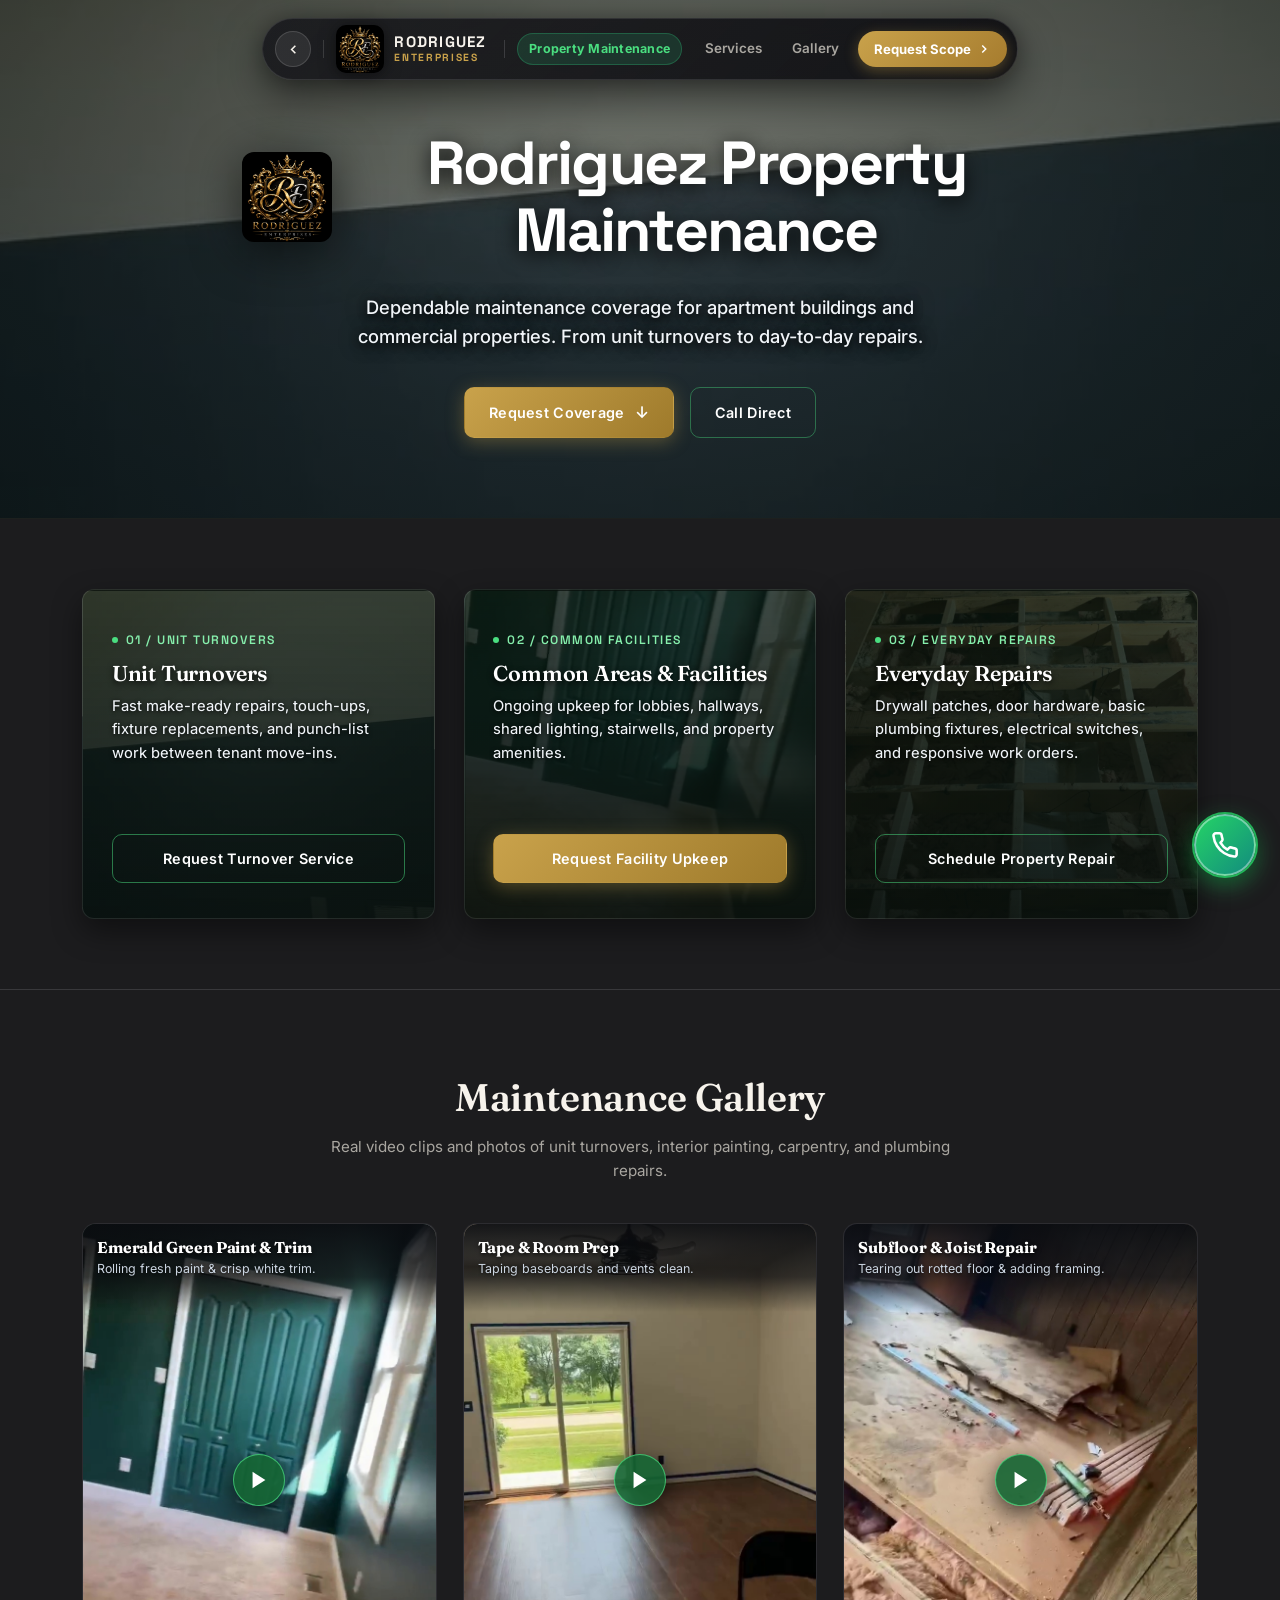
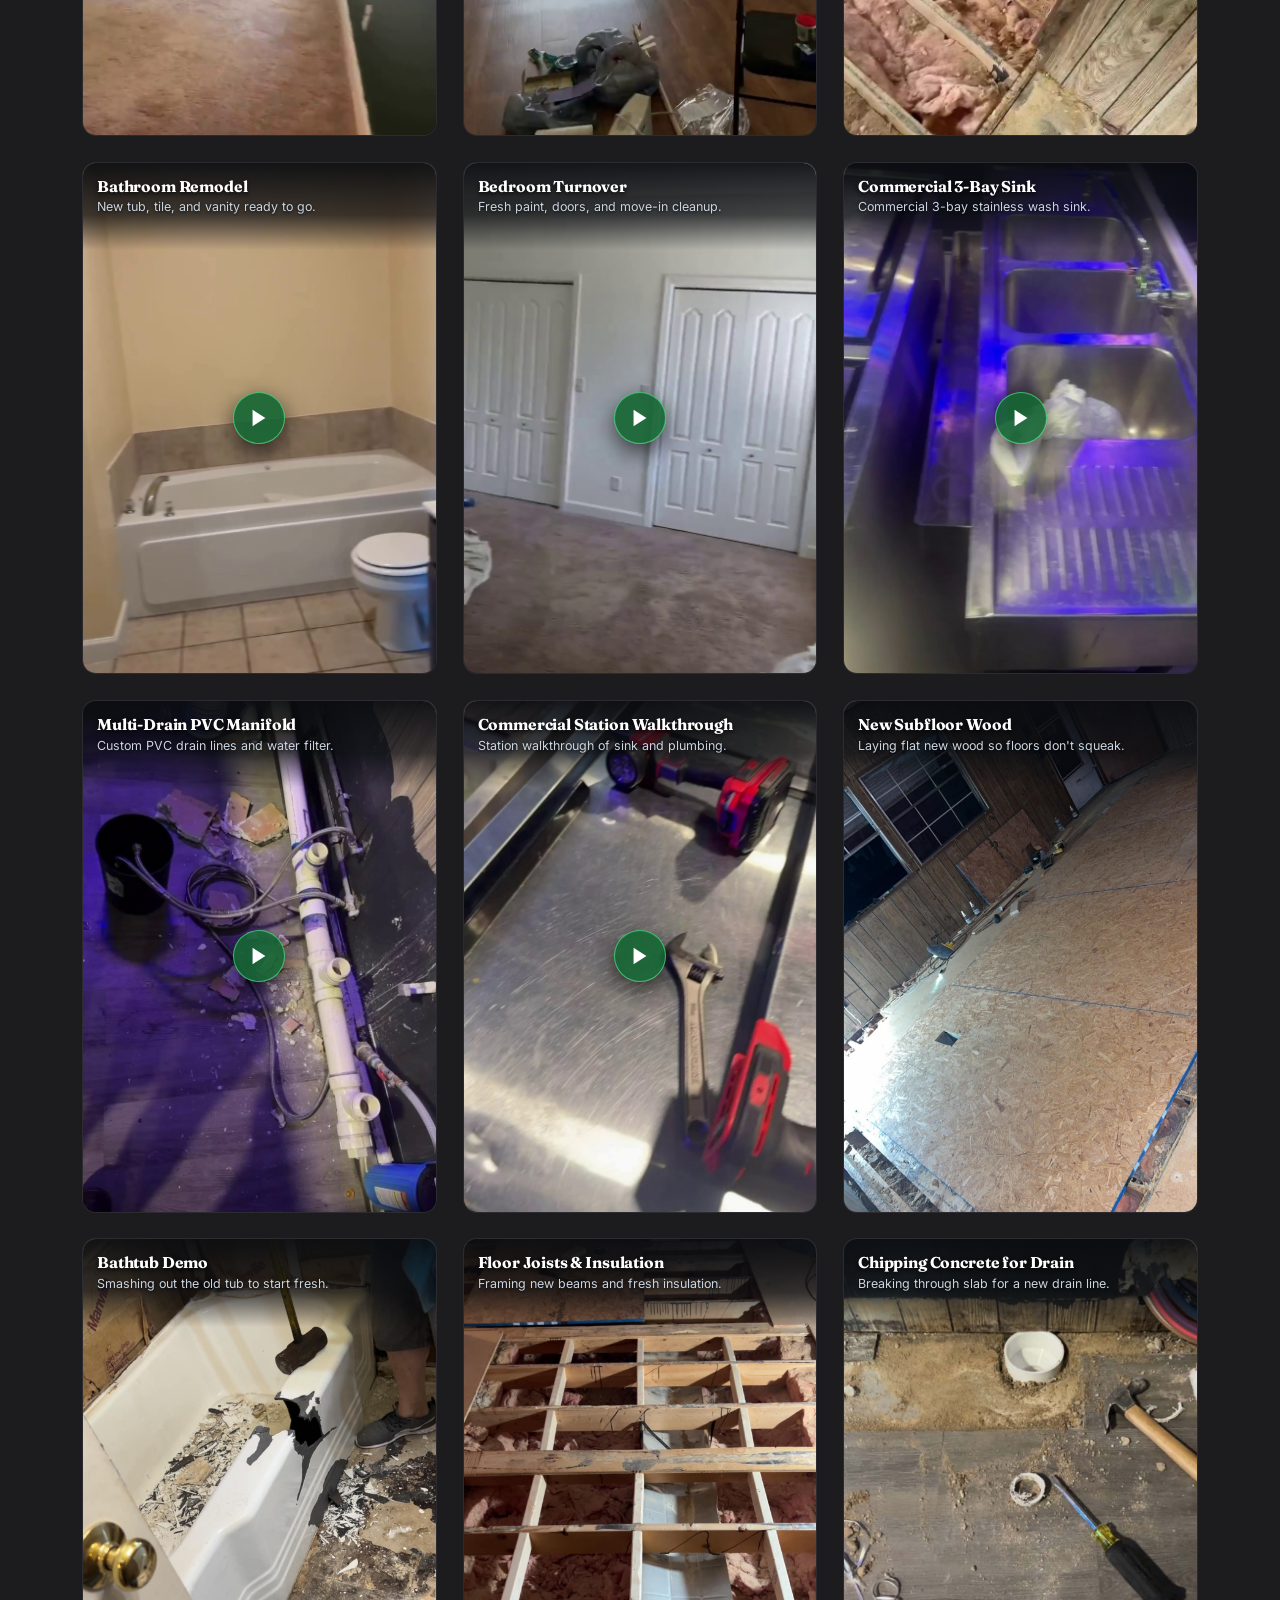
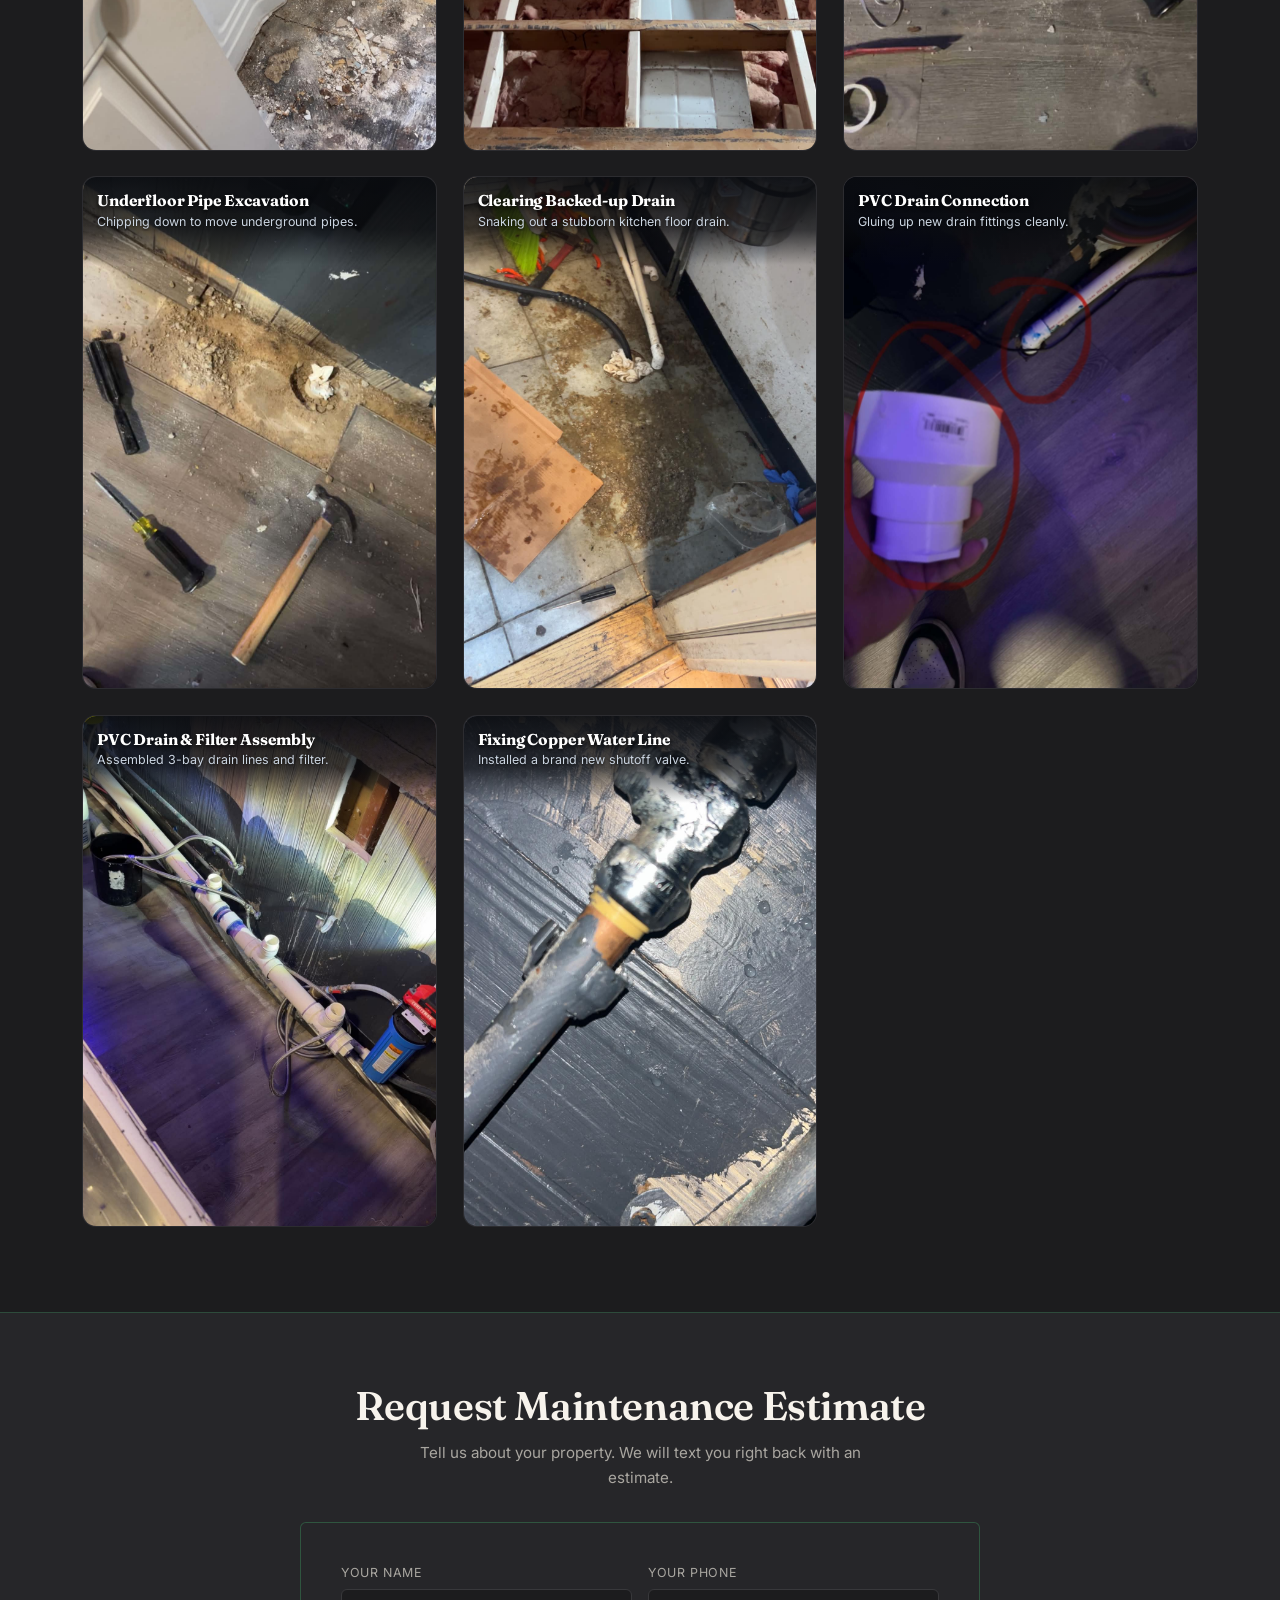
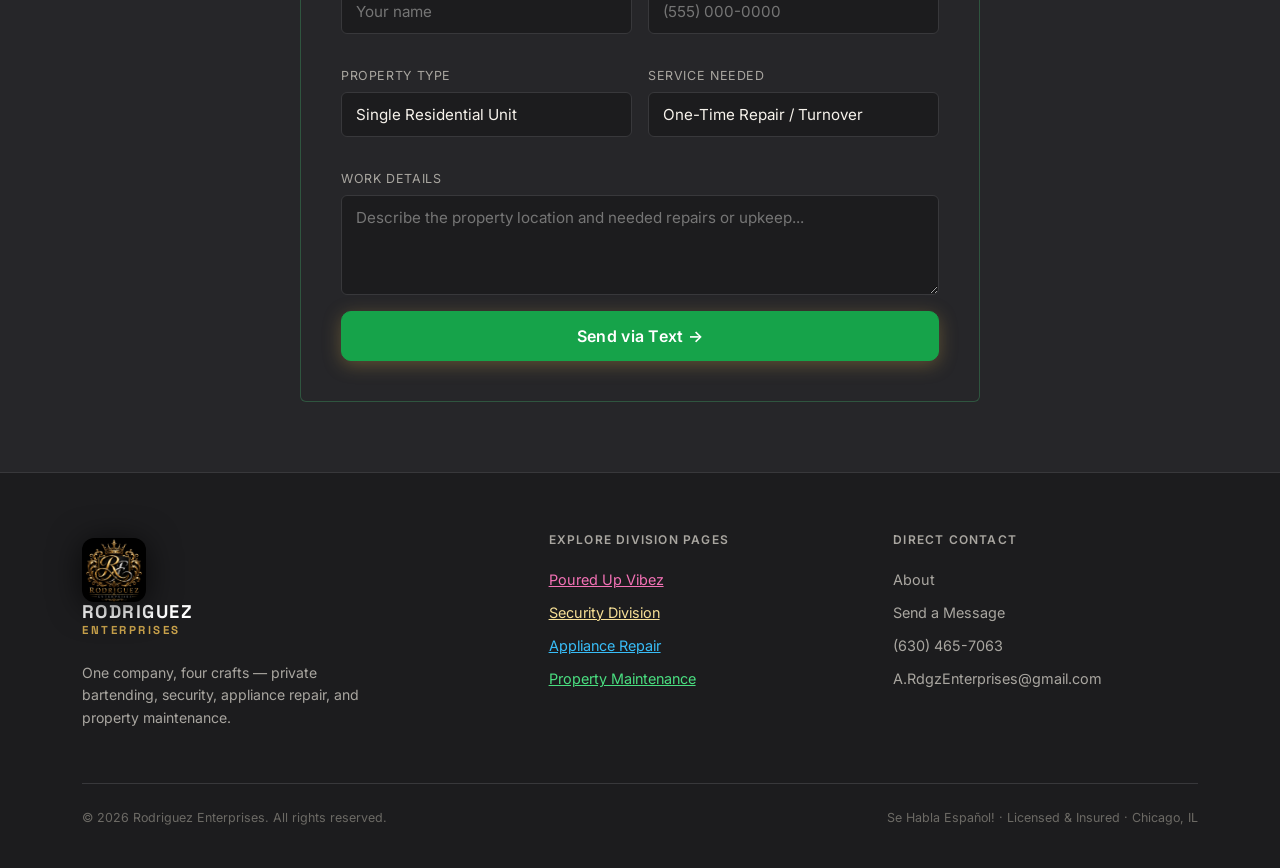
<file: maintenance.html>
<!DOCTYPE html>
<html lang="en">
<head>
<meta charset="UTF-8">
<meta name="viewport" content="width=device-width, initial-scale=1.0">
<title>Rodriguez Property Maintenance — Turnovers, Painting &amp; Building Repairs | Chicago, IL</title>
<meta name="description" content="Fast, dependable property maintenance for Chicago apartment buildings and commercial facilities. Unit turnovers, interior painting, drywall, subfloors &amp; plumbing.">
<meta name="theme-color" content="#08160e">
<meta name="robots" content="index, follow, max-image-preview:large, max-snippet:-1, max-video-preview:-1">
<link rel="canonical" href="https://rdgzenterprises.com/maintenance.html">

<!-- Local SEO Geo Meta Tags -->
<meta name="geo.region" content="US-IL">
<meta name="geo.placename" content="Chicago">
<meta name="geo.position" content="41.8781;-87.6298">
<meta name="ICBM" content="41.8781, -87.6298">

<!-- Favicons & Apple Touch Icons (Google Search: multiple of 48px square) -->
<link rel="icon" type="image/x-icon" href="favicon.ico">
<link rel="icon" type="image/png" sizes="48x48" href="favicon-48x48.png">
<link rel="icon" type="image/png" sizes="96x96" href="favicon-96x96.png">
<link rel="icon" type="image/png" sizes="192x192" href="favicon-192x192.png">
<link rel="icon" type="image/png" sizes="32x32" href="photos/favicon-32x32.png">
<link rel="icon" type="image/png" sizes="16x16" href="photos/favicon-16x16.png">
<link rel="apple-touch-icon" sizes="180x180" href="apple-touch-icon.png">
<link rel="manifest" href="site.webmanifest">

<!-- Open Graph / Facebook / iMessage -->
<meta property="og:type" content="website">
<meta property="og:url" content="https://rdgzenterprises.com/maintenance.html">
<meta property="og:site_name" content="Rodriguez Enterprises">
<meta property="og:locale" content="en_US">
<meta property="og:title" content="Rodriguez Property Maintenance — Turnovers &amp; Facility Upkeep">
<meta property="og:description" content="Unit turnovers, interior painting, drywall, carpentry, and plumbing maintenance for property managers and owners across Chicago.">
<meta property="og:image" content="https://rdgzenterprises.com/photos/og-maintenance.jpg">
<meta property="og:image:secure_url" content="https://rdgzenterprises.com/photos/og-maintenance.jpg">
<meta property="og:image:type" content="image/jpeg">
<meta property="og:image:width" content="1200">
<meta property="og:image:height" content="630">
<meta property="og:image:alt" content="Rodriguez Property Maintenance — Turnovers &amp; Facility Upkeep">

<!-- Twitter / X -->
<meta name="twitter:card" content="summary_large_image">
<meta name="twitter:url" content="https://rdgzenterprises.com/maintenance.html">
<meta name="twitter:title" content="Rodriguez Property Maintenance — Turnovers &amp; Facility Upkeep">
<meta name="twitter:description" content="Unit turnovers, interior painting, drywall, carpentry, and plumbing maintenance.">
<meta name="twitter:image" content="https://rdgzenterprises.com/photos/og-maintenance.jpg">
<meta name="twitter:image:alt" content="Rodriguez Property Maintenance Preview">

<!-- Structured Data (JSON-LD) for Property Maintenance & Contracting -->
<script type="application/ld+json">
{
  "@context": "https://schema.org",
  "@type": "GeneralContractor",
  "@id": "https://rdgzenterprises.com/maintenance.html#service",
  "name": "Rodriguez Property Maintenance",
  "url": "https://rdgzenterprises.com/maintenance.html",
  "parentOrganization": {
    "@type": "LocalBusiness",
    "name": "Rodriguez Enterprises",
    "url": "https://rdgzenterprises.com/",
    "logo": "https://rdgzenterprises.com/photos/logo.PNG"
  },
  "logo": "https://rdgzenterprises.com/photos/logo.PNG",
  "image": "https://rdgzenterprises.com/photos/og-maintenance.jpg",
  "telephone": "+1-630-465-7063",
  "email": "A.RdgzEnterprises@gmail.com",
  "priceRange": "$$",
  "address": {
    "@type": "PostalAddress",
    "addressLocality": "Chicago",
    "addressRegion": "IL",
    "addressCountry": "US"
  },
  "geo": {
    "@type": "GeoCoordinates",
    "latitude": 41.8781,
    "longitude": -87.6298
  },
  "areaServed": [
    { "@type": "City", "name": "Chicago" },
    { "@type": "AdministrativeArea", "name": "Cook County" },
    { "@type": "AdministrativeArea", "name": "DuPage County" },
    { "@type": "AdministrativeArea", "name": "Will County" },
    { "@type": "AdministrativeArea", "name": "Kane County" },
    { "@type": "AdministrativeArea", "name": "Lake County" }
  ],
  "openingHoursSpecification": [
    {
      "@type": "OpeningHoursSpecification",
      "dayOfWeek": ["Monday", "Tuesday", "Wednesday", "Thursday", "Friday", "Saturday"],
      "opens": "07:00",
      "closes": "19:00"
    }
  ],
  "hasOfferCatalog": {
    "@type": "OfferCatalog",
    "name": "Property Maintenance Services",
    "itemListElement": [
      {
        "@type": "Offer",
        "itemOffered": {
          "@type": "Service",
          "name": "Apartment Turnover Maintenance",
          "description": "Complete punch lists, wall repairs, fixture upgrades, and unit prep between tenant leases."
        }
      },
      {
        "@type": "Offer",
        "itemOffered": {
          "@type": "Service",
          "name": "Interior Painting & Drywall",
          "description": "Professional clean-edge painting, drywall patching, skim coating, and trim finishing."
        }
      },
      {
        "@type": "Offer",
        "itemOffered": {
          "@type": "Service",
          "name": "Subfloor & Joist Framing",
          "description": "Subfloor demolition, joist sistering, OSB installation, and structural floor leveling."
        }
      },
      {
        "@type": "Offer",
        "itemOffered": {
          "@type": "Service",
          "name": "Plumbing & Drain Repairs",
          "description": "Pipe rough-ins, valve replacements, drain clearing, and commercial kitchen manifold hookups."
        }
      }
    ]
  }
}
</script>

<link rel="preconnect" href="https://fonts.googleapis.com">
<link rel="preconnect" href="https://fonts.gstatic.com" crossorigin>
<link href="https://fonts.googleapis.com/css2?family=Cinzel:wght@600;700&family=Fraunces:opsz,wght@9..144,400;9..144,600&family=Inter:wght@400;500;600;700&family=Outfit:wght@500;600;700&family=Space+Grotesk:wght@500;600;700&display=swap" rel="stylesheet">
<link rel="stylesheet" href="css/style.css">
<style>
  .maint-spotlight-hero {
    position: relative;
    padding: 130px 0 80px;
    background: #0a0d0b;
    border-bottom: 1px solid rgba(255, 255, 255, 0.08);
    overflow: hidden;
  }
  .maint-hero-title-lockup {
    display: inline-flex;
    align-items: center;
    justify-content: center;
    gap: 1.4rem;
    margin-bottom: 0.8rem;
  }
  .maint-hero-logo {
    height: 90px;
    width: auto;
    object-fit: contain;
    border-radius: 12px;
    filter: drop-shadow(0 8px 24px rgba(0, 0, 0, 0.6));
    transition: transform 0.3s ease;
    flex-shrink: 0;
  }
  .maint-hero-logo:hover {
    transform: scale(1.04);
  }
  .maint-metallic-title {
    font-family: 'Space Grotesk', -apple-system, sans-serif;
    font-size: clamp(2.2rem, 5vw, 3.8rem);
    letter-spacing: -0.03em;
    font-weight: 700;
    color: #ffffff;
    margin: 0;
    line-height: 1.1;
    text-shadow: 0 4px 20px rgba(0, 0, 0, 0.9);
  }
  @media (max-width: 680px) {
    .maint-hero-title-lockup {
      flex-direction: column;
      gap: 0.8rem;
    }
    .maint-hero-logo {
      height: 72px;
    }
  }

  /* Architectural Service Cards (No cheesy sheen animation or pill badges) */
  .maint-sheen-card {
    background-color: #141716;
    background-size: cover;
    background-position: center;
    border: 1px solid rgba(255, 255, 255, 0.1);
    box-shadow: 0 12px 30px rgba(0, 0, 0, 0.45);
    border-radius: 12px;
    padding: 2.2rem 1.8rem;
    display: flex;
    flex-direction: column;
    justify-content: space-between;
    position: relative;
    overflow: hidden;
    transition: transform 0.25s ease, border-color 0.25s ease, box-shadow 0.25s ease;
  }
  .maint-sheen-card:hover {
    transform: translateY(-4px);
    border-color: rgba(74, 222, 128, 0.5);
    box-shadow: 0 18px 40px rgba(0, 0, 0, 0.65);
  }
  .maint-card-index {
    display: inline-flex;
    align-items: center;
    gap: 8px;
    font-family: 'Space Grotesk', sans-serif;
    color: #86efac;
    font-size: 0.76rem;
    font-weight: 600;
    letter-spacing: 0.12em;
    text-transform: uppercase;
    margin-bottom: 12px;
  }
  .maint-card-index::before {
    content: '';
    width: 6px;
    height: 6px;
    border-radius: 50%;
    background: #4ade80;
    display: inline-block;
  }
</style>
</head>
<body class="maint" id="top">

<header class="site-header" id="main-header">
  <div class="header-dock">
    
    <!-- Back Button -->
    <a href="index.html" class="island-back-btn" title="Back to All Doors" aria-label="Back to Home">
      <svg width="15" height="15" viewBox="0 0 24 24" fill="none" stroke="currentColor" stroke-width="2.5"><polyline points="15 18 9 12 15 6"/></svg>
    </a>

    <span class="island-divider"></span>

    <!-- Brand Logo -->
    <a href="index.html" class="brand-logo" title="Rodriguez Enterprises">
      <img src="photos/logo.PNG" alt="Rodriguez Enterprises" class="brand-logo-img">
      <div class="brand-logo-text">
        <span class="brand-title">RODRIGUEZ</span>
        <span class="brand-subtitle">ENTERPRISES</span>
      </div>
    </a>

    <span class="island-divider"></span>

    <!-- Property Maintenance Badge: Click to scroll to top -->
    <a href="#top" class="island-craft-badge maint" title="Back to top of page">Property Maintenance</a>

    <!-- Nav Links -->
    <nav class="nav-group">
      <a href="#services" class="nav-link-item">Services</a>
      <a href="#gallery" class="nav-link-item">Gallery</a>
      <a href="#contact" class="btn-contact-nav">
        <span>Request Scope</span>
        <svg class="arrow-icon" width="14" height="14" viewBox="0 0 24 24" fill="none" stroke="currentColor" stroke-width="2.5"><polyline points="9 18 15 12 9 6"/></svg>
      </a>
    </nav>

  </div>

  <!-- Mobile Toggle Button -->
  <button class="mobile-nav-toggle" id="mobile-nav-toggle" aria-label="Toggle navigation menu" aria-expanded="false">
    <svg width="20" height="20" viewBox="0 0 24 24" fill="none" stroke="currentColor" stroke-width="2.2" stroke-linecap="round" stroke-linejoin="round">
      <line x1="4" y1="7" x2="20" y2="7"></line>
      <line x1="4" y1="12" x2="20" y2="12"></line>
      <line x1="4" y1="17" x2="20" y2="17"></line>
    </svg>
  </button>
</header>

<!-- Mobile Drawer Backdrop -->
<div class="mobile-drawer-backdrop" id="mobile-drawer-backdrop" aria-hidden="true"></div>

<!-- Mobile Navigation Drawer -->
<div class="mobile-nav-drawer" id="mobile-nav-drawer" role="dialog" aria-modal="true" aria-label="Navigation Menu">
  <div class="mobile-drawer-header">
    <a href="index.html" class="brand-logo" title="Rodriguez Enterprises">
      <img src="photos/logo.PNG" alt="Rodriguez Enterprises" class="brand-logo-img">
      <div class="brand-logo-text">
        <span class="brand-title">RODRIGUEZ</span>
        <span class="brand-subtitle">ENTERPRISES</span>
      </div>
    </a>
    <button class="mobile-drawer-close" id="mobile-drawer-close" aria-label="Close menu">
      <svg width="20" height="20" viewBox="0 0 24 24" fill="none" stroke="currentColor" stroke-width="2.2" stroke-linecap="round" stroke-linejoin="round">
        <line x1="18" y1="6" x2="6" y2="18"></line>
        <line x1="6" y1="6" x2="18" y2="18"></line>
      </svg>
    </button>
  </div>

  <div>
    <div class="mobile-services-grid">
      <a href="poured-up-vibez.html" class="mobile-service-card vibez">
        <div class="service-card-icon">
          <svg width="20" height="20" viewBox="0 0 24 24" fill="none" stroke="currentColor" stroke-width="2" stroke-linecap="round" stroke-linejoin="round"><path d="M8 22h8M12 11v11M19 3l-7 8-7-8h14z"/></svg>
        </div>
        <span class="service-card-title">Poured Up Vibez</span>
        <svg class="service-card-arrow" width="14" height="14" viewBox="0 0 24 24" fill="none" stroke="currentColor" stroke-width="2.5"><polyline points="9 18 15 12 9 6"/></svg>
      </a>

      <a href="security.html" class="mobile-service-card security">
        <div class="service-card-icon">
          <svg width="20" height="20" viewBox="0 0 24 24" fill="none" stroke="currentColor" stroke-width="2" stroke-linecap="round" stroke-linejoin="round"><path d="M12 22s8-4 8-10V5l-8-3-8 3v7c0 6 8 10 8 10z"/></svg>
        </div>
        <span class="service-card-title">Security</span>
        <svg class="service-card-arrow" width="14" height="14" viewBox="0 0 24 24" fill="none" stroke="currentColor" stroke-width="2.5"><polyline points="9 18 15 12 9 6"/></svg>
      </a>

      <a href="appliance-repair.html" class="mobile-service-card repair">
        <div class="service-card-icon">
          <svg width="20" height="20" viewBox="0 0 24 24" fill="none" stroke="currentColor" stroke-width="2" stroke-linecap="round" stroke-linejoin="round"><path d="M14.7 6.3a1 1 0 0 0 0 1.4l1.6 1.6a1 1 0 0 0 1.4 0l3.77-3.77a6 6 0 0 1-7.94 7.94l-6.91 6.91a2.12 2.12 0 0 1-3-3l6.91-6.91a6 6 0 0 1 7.94-7.94l-3.76 3.76z"/></svg>
        </div>
        <span class="service-card-title">Appliance Repair</span>
        <svg class="service-card-arrow" width="14" height="14" viewBox="0 0 24 24" fill="none" stroke="currentColor" stroke-width="2.5"><polyline points="9 18 15 12 9 6"/></svg>
      </a>

      <a href="#top" class="mobile-service-card maint">
        <div class="service-card-icon">
          <svg width="20" height="20" viewBox="0 0 24 24" fill="none" stroke="currentColor" stroke-width="2" stroke-linecap="round" stroke-linejoin="round"><path d="M3 9l9-7 9 7v11a2 2 0 0 1-2 2H5a2 2 0 0 1-2-2z"/><polyline points="9 22 9 12 15 12 15 22"/></svg>
        </div>
        <span class="service-card-title">Maintenance</span>
        <svg class="service-card-arrow" width="14" height="14" viewBox="0 0 24 24" fill="none" stroke="currentColor" stroke-width="2.5"><polyline points="9 18 15 12 9 6"/></svg>
      </a>
    </div>
  </div>

  <div>
    <div class="mobile-nav-links">
      <a href="#services" class="mobile-nav-item">
        <span>Services</span>
        <svg width="14" height="14" viewBox="0 0 24 24" fill="none" stroke="currentColor" stroke-width="2.5"><polyline points="9 18 15 12 9 6"/></svg>
      </a>
      <a href="#gallery" class="mobile-nav-item">
        <span>Field Projects Gallery</span>
        <svg width="14" height="14" viewBox="0 0 24 24" fill="none" stroke="currentColor" stroke-width="2.5"><polyline points="9 18 15 12 9 6"/></svg>
      </a>
      <a href="about.html" class="mobile-nav-item">
        <span>About Us</span>
        <svg width="14" height="14" viewBox="0 0 24 24" fill="none" stroke="currentColor" stroke-width="2.5"><polyline points="9 18 15 12 9 6"/></svg>
      </a>
      <a href="contact.html" class="mobile-nav-item btn-contact-drawer">
        <span>Contact &amp; Quotes</span>
        <svg width="14" height="14" viewBox="0 0 24 24" fill="none" stroke="currentColor" stroke-width="2.5"><polyline points="9 18 15 12 9 6"/></svg>
      </a>
    </div>
  </div>

  <div class="mobile-drawer-phone-card">
    <div class="drawer-phone-header">
      <span class="drawer-phone-label">Direct Line</span>
      <span class="drawer-bilingual-badge">Se Habla Español</span>
    </div>
    <div class="drawer-phone-actions">
      <a href="tel:+16304657063" class="drawer-phone-btn">
        <svg width="17" height="17" viewBox="0 0 24 24" fill="none" stroke="currentColor" stroke-width="2.2" stroke-linecap="round" stroke-linejoin="round"><path d="M22 16.92v3a2 2 0 0 1-2.18 2 19.79 19.79 0 0 1-8.63-3.07 19.5 19.5 0 0 1-6-6 19.79 19.79 0 0 1-3.07-8.67A2 2 0 0 1 4.11 2h3a2 2 0 0 1 2 1.72 12.84 12.84 0 0 0 .7 2.81 2 2 0 0 1-.45 2.11L8.09 9.91a16 16 0 0 0 6 6l1.27-1.27a2 2 0 0 1 2.11-.45 12.84 12.84 0 0 0 2.81.7A2 2 0 0 1 22 16.92z"/></svg>
        <span>(630) 465-7063</span>
      </a>
      <a href="sms:+16304657063?body=Hi!%20I%20have%20an%20inquiry%20for%20Rodriguez%20Enterprises." class="drawer-text-btn" title="Text Directly">
        <svg width="16" height="16" viewBox="0 0 24 24" fill="none" stroke="currentColor" stroke-width="2.2" stroke-linecap="round" stroke-linejoin="round"><path d="M21 15a2 2 0 0 1-2 2H7l-4 4V5a2 2 0 0 1 2-2h14a2 2 0 0 1 2 2z"/></svg>
        <span>Text</span>
      </a>
    </div>
  </div>

  <div class="mobile-drawer-footer">
    <a href="mailto:A.RdgzEnterprises@gmail.com" class="drawer-contact-action">
      <svg width="15" height="15" viewBox="0 0 24 24" fill="none" stroke="currentColor" stroke-width="2"><path d="M4 4h16c1.1 0 2 .9 2 2v12c0 1.1-.9 2-2 2H4c-1.1 0-2-.9-2-2V6c0-1.1.9-2 2-2z"/><polyline points="22,6 12,13 2,6"/></svg>
      <span>A.RdgzEnterprises@gmail.com</span>
    </a>
  </div>
</div>

<!-- ============ HERO: CLEAN & SIMPLE WITH VIDEO BACKGROUND ============ -->
<section class="maint-spotlight-hero">
  <video class="hero-bg-video" autoplay muted loop playsinline poster="videos/posters/maint-hero-navy-room-turnover-poster.jpg" preload="metadata">
    <source src="videos/maint-hero-navy-room-turnover.mp4" type="video/mp4">
  </video>
  <div class="maint-spotlight-overlay"></div>
  <div class="container" style="max-width: 860px; text-align: center; position: relative; z-index: 2;">
    
    <!-- Hero Title Lockup -->
    <div class="maint-hero-title-lockup">
      <img src="photos/logo.PNG" alt="Rodriguez Enterprises" class="maint-hero-logo">
      <h1 class="maint-metallic-title">
        Rodriguez Property Maintenance
      </h1>
    </div>

    <p class="lede" style="font-size: 1.15rem; color: #d6d3cd; max-width: 580px; margin: 1rem auto 2.2rem;">
      Dependable maintenance coverage for apartment buildings and commercial properties. From unit turnovers to day-to-day repairs.
    </p>
    <div style="display: flex; gap: 1rem; justify-content: center; flex-wrap: wrap;">
      <a href="#contact" class="btn btn-primary">Request Coverage <span class="btn-arrow">↓</span></a>
      <a href="tel:+16304657063" class="btn btn-outline" style="border-color: rgba(74, 222, 128, 0.4); color: #fff;">Call Direct</a>
    </div>
  </div>
</section>

<!-- ============ 3 SERVICE CARDS ============ -->
<section id="services" style="padding: 70px 0;">
  <div class="container">
    <div class="grid-3" style="gap: 1.8rem;">
      
      <!-- CARD 1: UNIT TURNOVERS -->
      <div class="maint-sheen-card" style="background-image: linear-gradient(180deg, rgba(8, 22, 14, 0.78) 0%, rgba(8, 16, 12, 0.94) 100%), url('videos/posters/maint-hero-navy-room-turnover-poster.jpg');">
        <div>
          <span class="maint-card-index">01 / Unit Turnovers</span>
          <h3 style="font-size: 1.35rem; color: #ffffff; margin: 0 0 8px;">Unit Turnovers</h3>
          <p style="margin: 0; font-size: 0.92rem; color: #e2e8f0; line-height: 1.6;">
            Fast make-ready repairs, touch-ups, fixture replacements, and punch-list work between tenant move-ins.
          </p>
        </div>
        <a href="#contact" class="btn btn-outline" style="border-color: rgba(74, 222, 128, 0.5); width: 100%; text-align: center; margin-top: 1.6rem; color: #fff;">
          Request Turnover Service
        </a>
      </div>

      <!-- CARD 2: COMMON AREAS -->
      <div class="maint-sheen-card" style="background-image: linear-gradient(180deg, rgba(8, 22, 14, 0.78) 0%, rgba(8, 16, 12, 0.94) 100%), url('videos/posters/maint-interior-emerald-paint-finish-poster.jpg');">
        <div>
          <span class="maint-card-index">02 / Common Facilities</span>
          <h3 style="font-size: 1.35rem; color: #ffffff; margin: 0 0 8px;">Common Areas &amp; Facilities</h3>
          <p style="margin: 0; font-size: 0.92rem; color: #e2e8f0; line-height: 1.6;">
            Ongoing upkeep for lobbies, hallways, shared lighting, stairwells, and property amenities.
          </p>
        </div>
        <a href="#contact" class="btn btn-primary" style="width: 100%; text-align: center; margin-top: 1.6rem;">
          Request Facility Upkeep
        </a>
      </div>

      <!-- CARD 3: GENERAL REPAIRS -->
      <div class="maint-sheen-card" style="background-image: linear-gradient(180deg, rgba(8, 22, 14, 0.78) 0%, rgba(8, 16, 12, 0.94) 100%), url('photos/maint-floor-joists-framing-insulation.jpg');">
        <div>
          <span class="maint-card-index">03 / Everyday Repairs</span>
          <h3 style="font-size: 1.35rem; color: #ffffff; margin: 0 0 8px;">Everyday Repairs</h3>
          <p style="margin: 0; font-size: 0.92rem; color: #e2e8f0; line-height: 1.6;">
            Drywall patches, door hardware, basic plumbing fixtures, electrical switches, and responsive work orders.
          </p>
        </div>
        <a href="#contact" class="btn btn-outline" style="border-color: rgba(74, 222, 128, 0.5); width: 100%; text-align: center; margin-top: 1.6rem; color: #fff;">
          Schedule Property Repair
        </a>
      </div>

    </div>
  </div>
</section>

<!-- ============ MAINTENANCE GALLERY ============ -->
<section class="field-gallery-section" id="gallery">
  <div class="container">
    
    <div class="section-head center" style="margin-bottom: 2.5rem;">
      <h2>Maintenance Gallery</h2>
      <p style="max-width: 620px; margin: 0.5rem auto 0; color: var(--paper-dim); font-size: 0.95rem;">
        Real video clips and photos of unit turnovers, interior painting, carpentry, and plumbing repairs.
      </p>
    </div>

    <div class="field-gallery-grid" id="maint-gallery-grid">
      
      <!-- Video 1: Emerald Paint Finish -->
      <div class="field-card" data-category="painting" data-media-type="video" data-media-src="videos/maint-interior-emerald-paint-finish.mp4" data-title="Emerald Green Paint &amp; Trim" data-desc="Rolling fresh paint and cutting crisp white trim." tabindex="0" role="button" aria-label="Play Emerald Green Paint &amp; Trim">
        <div class="field-card-media">
          <img src="videos/posters/maint-interior-emerald-paint-finish-poster.jpg" alt="Emerald Green Paint Finish" loading="lazy">
        </div>
        <div class="field-card-caption">
          <h4 class="field-card-title">Emerald Green Paint &amp; Trim</h4>
          <p class="field-card-desc">Rolling fresh paint &amp; crisp white trim.</p>
        </div>
        <div class="field-play-overlay" aria-hidden="true">
          <svg width="22" height="22" viewBox="0 0 24 24" fill="currentColor"><polygon points="5 3 19 12 5 21 5 3"/></svg>
        </div>
      </div>

      <!-- Video 2: Room Paint Tape Prep -->
      <div class="field-card" data-category="painting" data-media-type="video" data-media-src="videos/maint-room-paint-tape-prep.mp4" data-title="Tape &amp; Room Prep" data-desc="Taping baseboards and vents before painting." tabindex="0" role="button" aria-label="Play Tape &amp; Room Prep">
        <div class="field-card-media">
          <img src="videos/posters/maint-room-paint-tape-prep-poster.jpg" alt="Baseboard Masking Prep" loading="lazy">
        </div>
        <div class="field-card-caption">
          <h4 class="field-card-title">Tape &amp; Room Prep</h4>
          <p class="field-card-desc">Taping baseboards and vents clean.</p>
        </div>
        <div class="field-play-overlay" aria-hidden="true">
          <svg width="22" height="22" viewBox="0 0 24 24" fill="currentColor"><polygon points="5 3 19 12 5 21 5 3"/></svg>
        </div>
      </div>

      <!-- Video 3: Subfloor Joist Demo & Framing -->
      <div class="field-card" data-category="carpentry" data-media-type="video" data-media-src="videos/maint-subfloor-joist-demo-framing.mp4" data-title="Subfloor &amp; Joist Repair" data-desc="Tearing out rotted subfloor and reinforcing joists." tabindex="0" role="button" aria-label="Play Subfloor &amp; Joist Repair">
        <div class="field-card-media">
          <img src="videos/posters/maint-subfloor-joist-demo-framing-poster.jpg" alt="Subfloor Demo &amp; Framing" loading="lazy">
        </div>
        <div class="field-card-caption">
          <h4 class="field-card-title">Subfloor &amp; Joist Repair</h4>
          <p class="field-card-desc">Tearing out rotted floor &amp; adding framing.</p>
        </div>
        <div class="field-play-overlay" aria-hidden="true">
          <svg width="22" height="22" viewBox="0 0 24 24" fill="currentColor"><polygon points="5 3 19 12 5 21 5 3"/></svg>
        </div>
      </div>

      <!-- Video 4: Bathroom Remodel Walkthrough -->
      <div class="field-card" data-category="turnover" data-media-type="video" data-media-src="videos/maint-bathroom-remodel-walkthrough.mp4" data-title="Bathroom Remodel" data-desc="Finished tub, walls, and vanity ready for move-in." tabindex="0" role="button" aria-label="Play Bathroom Remodel">
        <div class="field-card-media">
          <img src="videos/posters/maint-bathroom-remodel-walkthrough-poster.jpg" alt="Bathroom Turnover Walkthrough" loading="lazy">
        </div>
        <div class="field-card-caption">
          <h4 class="field-card-title">Bathroom Remodel</h4>
          <p class="field-card-desc">New tub, tile, and vanity ready to go.</p>
        </div>
        <div class="field-play-overlay" aria-hidden="true">
          <svg width="22" height="22" viewBox="0 0 24 24" fill="currentColor"><polygon points="5 3 19 12 5 21 5 3"/></svg>
        </div>
      </div>

      <!-- Video 5: Bedroom Turnover Walkthrough -->
      <div class="field-card" data-category="turnover" data-media-type="video" data-media-src="videos/maint-bedroom-turnover-walkthrough.mp4" data-title="Bedroom Turnover" data-desc="Fresh paint, door fixes, and punch list cleanup." tabindex="0" role="button" aria-label="Play Bedroom Turnover">
        <div class="field-card-media">
          <img src="videos/posters/maint-bedroom-turnover-walkthrough-poster.jpg" alt="Bedroom Turnover Walkthrough" loading="lazy">
        </div>
        <div class="field-card-caption">
          <h4 class="field-card-title">Bedroom Turnover</h4>
          <p class="field-card-desc">Fresh paint, doors, and move-in cleanup.</p>
        </div>
        <div class="field-play-overlay" aria-hidden="true">
          <svg width="22" height="22" viewBox="0 0 24 24" fill="currentColor"><polygon points="5 3 19 12 5 21 5 3"/></svg>
        </div>
      </div>

      <!-- Video 6: Commercial 3-Bay Sink -->
      <div class="field-card" data-category="plumbing" data-media-type="video" data-media-src="videos/maint-commercial-sink-walkthrough.mp4" data-title="Commercial 3-Bay Sink" data-desc="Commercial 3-bay stainless wash sink." tabindex="0" role="button" aria-label="Play Commercial 3-Bay Sink">
        <div class="field-card-media">
          <img src="videos/posters/maint-commercial-sink-walkthrough-poster.jpg" alt="Commercial 3-Bay Sink" loading="lazy">
        </div>
        <div class="field-card-caption">
          <h4 class="field-card-title">Commercial 3-Bay Sink</h4>
          <p class="field-card-desc">Commercial 3-bay stainless wash sink.</p>
        </div>
        <div class="field-play-overlay" aria-hidden="true">
          <svg width="22" height="22" viewBox="0 0 24 24" fill="currentColor"><polygon points="5 3 19 12 5 21 5 3"/></svg>
        </div>
      </div>

      <!-- Video 7: Multi-Drain PVC Manifold -->
      <div class="field-card" data-category="plumbing" data-media-type="video" data-media-src="videos/maint-sink-drain-manifold-filter.mp4" data-title="Multi-Drain PVC Manifold" data-desc="Custom PVC drain lines and water filter." tabindex="0" role="button" aria-label="Play Multi-Drain PVC Manifold">
        <div class="field-card-media">
          <img src="videos/posters/maint-sink-drain-manifold-filter-poster.jpg" alt="Multi-Drain PVC Manifold" loading="lazy">
        </div>
        <div class="field-card-caption">
          <h4 class="field-card-title">Multi-Drain PVC Manifold</h4>
          <p class="field-card-desc">Custom PVC drain lines and water filter.</p>
        </div>
        <div class="field-play-overlay" aria-hidden="true">
          <svg width="22" height="22" viewBox="0 0 24 24" fill="currentColor"><polygon points="5 3 19 12 5 21 5 3"/></svg>
        </div>
      </div>

      <!-- Video 8: Commercial Station Walkthrough -->
      <div class="field-card" data-category="plumbing" data-media-type="video" data-media-src="videos/maint-commercial-station-walkthrough.mp4" data-title="Commercial Station Walkthrough" data-desc="Station walkthrough of sink and plumbing." tabindex="0" role="button" aria-label="Play Commercial Station Walkthrough">
        <div class="field-card-media">
          <img src="videos/posters/maint-commercial-station-walkthrough-poster.jpg" alt="Commercial Station Walkthrough" loading="lazy">
        </div>
        <div class="field-card-caption">
          <h4 class="field-card-title">Commercial Station Walkthrough</h4>
          <p class="field-card-desc">Station walkthrough of sink and plumbing.</p>
        </div>
        <div class="field-play-overlay" aria-hidden="true">
          <svg width="22" height="22" viewBox="0 0 24 24" fill="currentColor"><polygon points="5 3 19 12 5 21 5 3"/></svg>
        </div>
      </div>

      <!-- Photo 1: OSB Subfloor Installation -->
      <div class="field-card" data-category="carpentry" data-media-type="image" data-media-src="photos/maint-subfloor-osb-installation.jpg" data-title="New Subfloor Wood" data-desc="Laying brand new subfloor sheets so floors don't squeak." tabindex="0" role="button" aria-label="View New Subfloor Wood">
        <div class="field-card-media">
          <img src="photos/maint-subfloor-osb-installation.jpg" alt="New Subfloor Wood" loading="lazy">
        </div>
        <div class="field-card-caption">
          <h4 class="field-card-title">New Subfloor Wood</h4>
          <p class="field-card-desc">Laying flat new wood so floors don't squeak.</p>
        </div>
      </div>

      <!-- Photo 2: Bathtub Sledgehammer Demo -->
      <div class="field-card" data-category="turnover" data-media-type="image" data-media-src="photos/maint-bathtub-sledgehammer-demo.jpg" data-title="Bathtub Demo" data-desc="Taking a sledgehammer to an old heavy tub." tabindex="0" role="button" aria-label="View Bathtub Demo">
        <div class="field-card-media">
          <img src="photos/maint-bathtub-sledgehammer-demo.jpg" alt="Bathtub Demo" loading="lazy">
        </div>
        <div class="field-card-caption">
          <h4 class="field-card-title">Bathtub Demo</h4>
          <p class="field-card-desc">Smashing out the old tub to start fresh.</p>
        </div>
      </div>

      <!-- Photo 3: Floor Joists & Insulation Setup -->
      <div class="field-card" data-category="carpentry" data-media-type="image" data-media-src="photos/maint-floor-joists-framing-insulation.jpg" data-title="Floor Joists &amp; Insulation" data-desc="Framing new floor supports and laying fresh insulation." tabindex="0" role="button" aria-label="View Floor Joists &amp; Insulation">
        <div class="field-card-media">
          <img src="photos/maint-floor-joists-framing-insulation.jpg" alt="Floor Joists &amp; Insulation" loading="lazy">
        </div>
        <div class="field-card-caption">
          <h4 class="field-card-title">Floor Joists &amp; Insulation</h4>
          <p class="field-card-desc">Framing new beams and fresh insulation.</p>
        </div>
      </div>

      <!-- Photo 4: Drain Pipe Concrete Trenching -->
      <div class="field-card" data-category="plumbing" data-media-type="image" data-media-src="photos/maint-drain-pipe-concrete-trenching.jpg" data-title="Chipping Concrete for Drain" data-desc="Breaking through the slab to run a new drain line." tabindex="0" role="button" aria-label="View Chipping Concrete for Drain">
        <div class="field-card-media">
          <img src="photos/maint-drain-pipe-concrete-trenching.jpg" alt="Chipping Concrete for Drain" loading="lazy">
        </div>
        <div class="field-card-caption">
          <h4 class="field-card-title">Chipping Concrete for Drain</h4>
          <p class="field-card-desc">Breaking through slab for a new drain line.</p>
        </div>
      </div>

      <!-- Photo 5: Pipe Rough-In Slab Chiseling -->
      <div class="field-card" data-category="plumbing" data-media-type="image" data-media-src="photos/maint-pipe-roughin-slab-chiseling.jpg" data-title="Underfloor Pipe Excavation" data-desc="Chipping down to find and move an old pipe." tabindex="0" role="button" aria-label="View Underfloor Pipe Excavation">
        <div class="field-card-media">
          <img src="photos/maint-pipe-roughin-slab-chiseling.jpg" alt="Underfloor Pipe Excavation" loading="lazy">
        </div>
        <div class="field-card-caption">
          <h4 class="field-card-title">Underfloor Pipe Excavation</h4>
          <p class="field-card-desc">Chipping down to move underground pipes.</p>
        </div>
      </div>

      <!-- Photo 6: Commercial Floor Drain Clearing -->
      <div class="field-card" data-category="plumbing" data-media-type="image" data-media-src="photos/maint-commercial-kitchen-drain-clearing.jpg" data-title="Clearing Backed-up Drain" data-desc="Snaking out a clogged commercial kitchen floor drain." tabindex="0" role="button" aria-label="View Clearing Backed-up Drain">
        <div class="field-card-media">
          <img src="photos/maint-commercial-kitchen-drain-clearing.jpg" alt="Clearing Backed-up Drain" loading="lazy">
        </div>
        <div class="field-card-caption">
          <h4 class="field-card-title">Clearing Backed-up Drain</h4>
          <p class="field-card-desc">Snaking out a stubborn kitchen floor drain.</p>
        </div>
      </div>

      <!-- Photo 7: PVC Reducer Coupling Fitting -->
      <div class="field-card" data-category="plumbing" data-media-type="image" data-media-src="photos/maint-pvc-drain-reducer-fitting.jpg" data-title="PVC Drain Connection" data-desc="Gluing up new PVC drain fittings." tabindex="0" role="button" aria-label="View PVC Drain Connection">
        <div class="field-card-media">
          <img src="photos/maint-pvc-drain-reducer-fitting.jpg" alt="PVC Drain Connection" loading="lazy">
        </div>
        <div class="field-card-caption">
          <h4 class="field-card-title">PVC Drain Connection</h4>
          <p class="field-card-desc">Gluing up new drain fittings cleanly.</p>
        </div>
      </div>

      <!-- Photo 8: PVC Drain & Filter Assembly -->
      <div class="field-card" data-category="plumbing" data-media-type="image" data-media-src="photos/maint-pvc-drain-manifold-assembly.jpg" data-title="PVC Drain &amp; Filter Assembly" data-desc="Assembled 3-bay PVC drain lines and filter." tabindex="0" role="button" aria-label="View PVC Drain &amp; Filter Assembly">
        <div class="field-card-media">
          <img src="photos/maint-pvc-drain-manifold-assembly.jpg" alt="PVC Drain &amp; Filter Assembly" loading="lazy">
        </div>
        <div class="field-card-caption">
          <h4 class="field-card-title">PVC Drain &amp; Filter Assembly</h4>
          <p class="field-card-desc">Assembled 3-bay drain lines and filter.</p>
        </div>
      </div>

      <!-- Photo 9: Copper Water Line Valve Repair -->
      <div class="field-card" data-category="plumbing" data-media-type="image" data-media-src="photos/maint-copper-pipe-push-valve-repair.jpg" data-title="Fixing Copper Water Line" data-desc="Installing a quick new shutoff valve on a copper pipe." tabindex="0" role="button" aria-label="View Fixing Copper Water Line">
        <div class="field-card-media">
          <img src="photos/maint-copper-pipe-push-valve-repair.jpg" alt="Fixing Copper Water Line" loading="lazy">
        </div>
        <div class="field-card-caption">
          <h4 class="field-card-title">Fixing Copper Water Line</h4>
          <p class="field-card-desc">Installed a brand new shutoff valve.</p>
        </div>
      </div>

    </div>
  </div>
</section>

<!-- ============ FAST SCOPE FORM ============ -->
<section id="contact" style="border-top: 1px solid rgba(74, 222, 128, 0.2); background: var(--ink-soft); padding: 70px 0;">
  <div class="container">
    <div class="section-head center" style="margin-bottom: 2rem;">
      <h2 style="font-size: clamp(1.8rem, 3.5vw, 2.5rem); margin-bottom: 0.3em;">Request Maintenance Estimate</h2>
      <p style="color: var(--paper-dim); font-size: 0.95rem; max-width: 500px; margin: 0 auto;">
        Tell us about your property. We will text you right back with an estimate.
      </p>
    </div>

    <div class="form-panel" style="max-width: 680px; margin: 0 auto; border: 1px solid rgba(74, 222, 128, 0.25);">
      <form data-form>
        <div class="form-row">
          <div class="field">
            <label for="name">Your Name</label>
            <input type="text" id="name" placeholder="Your name" required>
          </div>
          <div class="field">
            <label for="phone">Your Phone</label>
            <input type="tel" id="phone" placeholder="(555) 000-0000" required>
          </div>
        </div>
        <div class="form-row">
          <div class="field">
            <label for="property">Property Type</label>
            <select id="property">
              <option>Single Residential Unit</option>
              <option>Apartment Building (2–10 Units)</option>
              <option>Large Complex (10+ Units)</option>
              <option>Commercial Property</option>
            </select>
          </div>
          <div class="field">
            <label for="scope">Service Needed</label>
            <select id="scope">
              <option>One-Time Repair / Turnover</option>
              <option>Ongoing / Recurring Maintenance</option>
              <option>Painting / Drywall</option>
              <option>Other / Custom</option>
            </select>
          </div>
        </div>
        <div class="field">
          <label for="details">Work Details</label>
          <textarea id="details" placeholder="Describe the property location and needed repairs or upkeep..."></textarea>
        </div>
        <button type="submit" class="btn btn-primary" style="width: 100%; padding: 14px; font-size: 1rem; background: #16a34a; border-color: #16a34a; justify-content: center;">
          <span>Send via Text →</span>
        </button>
      </form>
      <div class="form-success">Thanks! Opening your text app...</div>
    </div>
  </div>
</section>

<!-- ============ SITE FOOTER ============ -->
<footer class="site-footer">
  <div class="container">
    <div class="footer-grid">
      <div>
        <a href="index.html" class="footer-brand-lockup" title="Rodriguez Enterprises">
          <img src="photos/logo.PNG" alt="Rodriguez Enterprises" class="brand-logo-img footer-logo-img">
          <div class="brand-logo-text">
            <span class="brand-title">RODRIGUEZ</span>
            <span class="brand-subtitle">ENTERPRISES</span>
          </div>
        </a>
        <p style="max-width:280px; font-size: 0.88rem; color: var(--paper-dim);">One company, four crafts — private bartending, security, appliance repair, and property maintenance.</p>
      </div>
      <div>
        <h4>Explore Division Pages</h4>
        <a href="poured-up-vibez.html" class="footer-craft-link vibez">Poured Up Vibez</a>
        <a href="security.html" class="footer-craft-link security">Security Division</a>
        <a href="appliance-repair.html" class="footer-craft-link repair">Appliance Repair</a>
        <a href="maintenance.html" class="footer-craft-link maint">Property Maintenance</a>
      </div>
      <div>
        <h4>Direct Contact</h4>
        <a href="about.html">About</a>
        <a href="contact.html">Send a Message</a>
        <a href="tel:+16304657063">(630) 465-7063</a>
        <a href="mailto:A.RdgzEnterprises@gmail.com">A.RdgzEnterprises@gmail.com</a>
      </div>
    </div>
    <div class="footer-bottom">
      <span>© 2026 Rodriguez Enterprises. All rights reserved.</span>
      <span>Se Habla Español! · Licensed &amp; Insured · Chicago, IL</span>
    </div>
  </div>
</footer>

<!-- Floating Static Text/Call Action Widget (Bottom-Right Circle) -->
<div class="floating-contact-widget" id="floatingContactWidget">
  <div class="floating-contact-card" id="floatingContactCard" aria-hidden="true">
    <div class="floating-card-header">
      <div class="floating-card-title-group">
        <span class="floating-online-dot"></span>
        <div>
          <span class="floating-card-brand">Direct Dispatch &amp; Booking</span>
          <span class="floating-card-sub">Se Habla Español!</span>
        </div>
      </div>
      <button class="floating-card-close" id="floatingCardClose" aria-label="Close contact card">✕</button>
    </div>
    <div class="floating-card-body">
      <p class="floating-card-phone">(630) 465-7063</p>
      <div class="floating-card-actions">
        <a href="tel:+16304657063" class="floating-action-btn btn-call" id="floatCallBtn">
          <svg width="18" height="18" viewBox="0 0 24 24" fill="none" stroke="currentColor" stroke-width="2.2" stroke-linecap="round" stroke-linejoin="round"><path d="M22 16.92v3a2 2 0 0 1-2.18 2 19.79 19.79 0 0 1-8.63-3.07 19.5 19.5 0 0 1-6-6 19.79 19.79 0 0 1-3.07-8.67A2 2 0 0 1 4.11 2h3a2 2 0 0 1 2 1.72 12.84 12.84 0 0 0 .7 2.81 2 2 0 0 1-.45 2.11L8.09 9.91a16 16 0 0 0 6 6l1.27-1.27a2 2 0 0 1 2.11-.45 12.84 12.84 0 0 0 2.81.7A2 2 0 0 1 22 16.92z"/></svg>
          <span>Call Now</span>
        </a>
        <a href="sms:+16304657063" class="floating-action-btn btn-text" id="floatTextBtn">
          <svg width="18" height="18" viewBox="0 0 24 24" fill="none" stroke="currentColor" stroke-width="2.2" stroke-linecap="round" stroke-linejoin="round"><path d="M21 15a2 2 0 0 1-2 2H7l-4 4V5a2 2 0 0 1 2-2h14a2 2 0 0 1 2 2z"/></svg>
          <span>Send Text</span>
        </a>
      </div>
    </div>
  </div>

  <button class="floating-contact-trigger" id="floatingContactTrigger" aria-label="Call or text (630) 465-7063" title="Call or text (630) 465-7063">
    <span class="floating-trigger-pulse"></span>
    <svg width="28" height="28" viewBox="0 0 24 24" fill="none" stroke="currentColor" stroke-width="2.2" stroke-linecap="round" stroke-linejoin="round"><path d="M22 16.92v3a2 2 0 0 1-2.18 2 19.79 19.79 0 0 1-8.63-3.07 19.5 19.5 0 0 1-6-6 19.79 19.79 0 0 1-3.07-8.67A2 2 0 0 1 4.11 2h3a2 2 0 0 1 2 1.72 12.84 12.84 0 0 0 .7 2.81 2 2 0 0 1-.45 2.11L8.09 9.91a16 16 0 0 0 6 6l1.27-1.27a2 2 0 0 1 2.11-.45 12.84 12.84 0 0 0 2.81.7A2 2 0 0 1 22 16.92z"/></svg>
  </button>
</div>

<!-- Universal Lightbox Modal -->
<div class="universal-media-modal" id="universal-modal" role="dialog" aria-modal="true" aria-label="Media Preview">
  <div class="universal-media-dialog">
    <button class="universal-modal-close" id="universal-modal-close" aria-label="Close dialog">
      <svg width="20" height="20" viewBox="0 0 24 24" fill="none" stroke="currentColor" stroke-width="2.5"><line x1="18" y1="6" x2="6" y2="18"/><line x1="6" y1="6" x2="18" y2="18"/></svg>
    </button>
    <button class="universal-modal-nav-prev" id="universal-modal-prev" aria-label="Previous item">
      <svg width="20" height="20" viewBox="0 0 24 24" fill="none" stroke="currentColor" stroke-width="2.5"><polyline points="15 18 9 12 15 6"/></svg>
    </button>
    <button class="universal-modal-nav-next" id="universal-modal-next" aria-label="Next item">
      <svg width="20" height="20" viewBox="0 0 24 24" fill="none" stroke="currentColor" stroke-width="2.5"><polyline points="9 18 15 12 9 6"/></svg>
    </button>
    <div class="universal-modal-media-wrap">
      <img class="universal-modal-img" id="universal-modal-img" alt="">
      <video class="universal-modal-video" id="universal-modal-video" controls playsinline></video>
    </div>
    <div class="universal-modal-footer">
      <h4 class="universal-modal-title" id="universal-modal-title"></h4>
      <p class="universal-modal-desc" id="universal-modal-desc"></p>
    </div>
  </div>
</div>

<script src="js/main.js"></script>
</body>
</html>
</file>
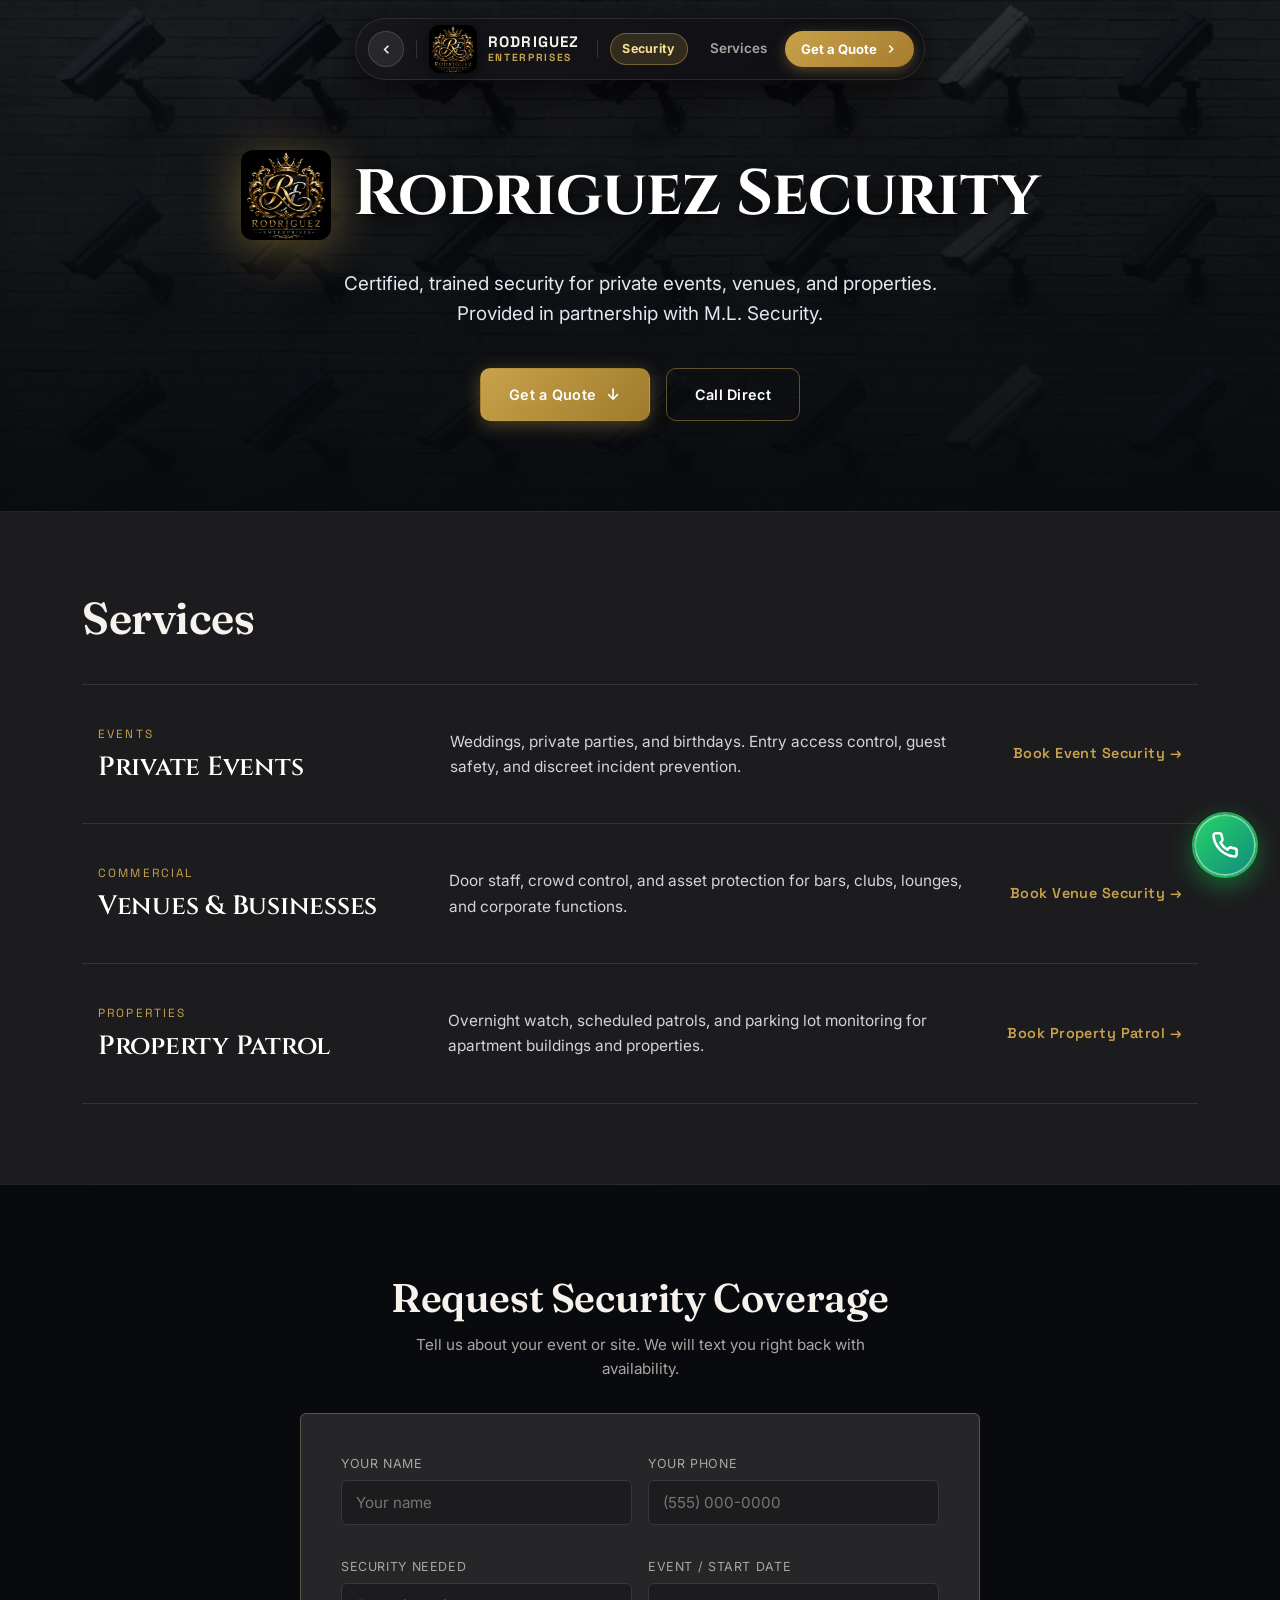
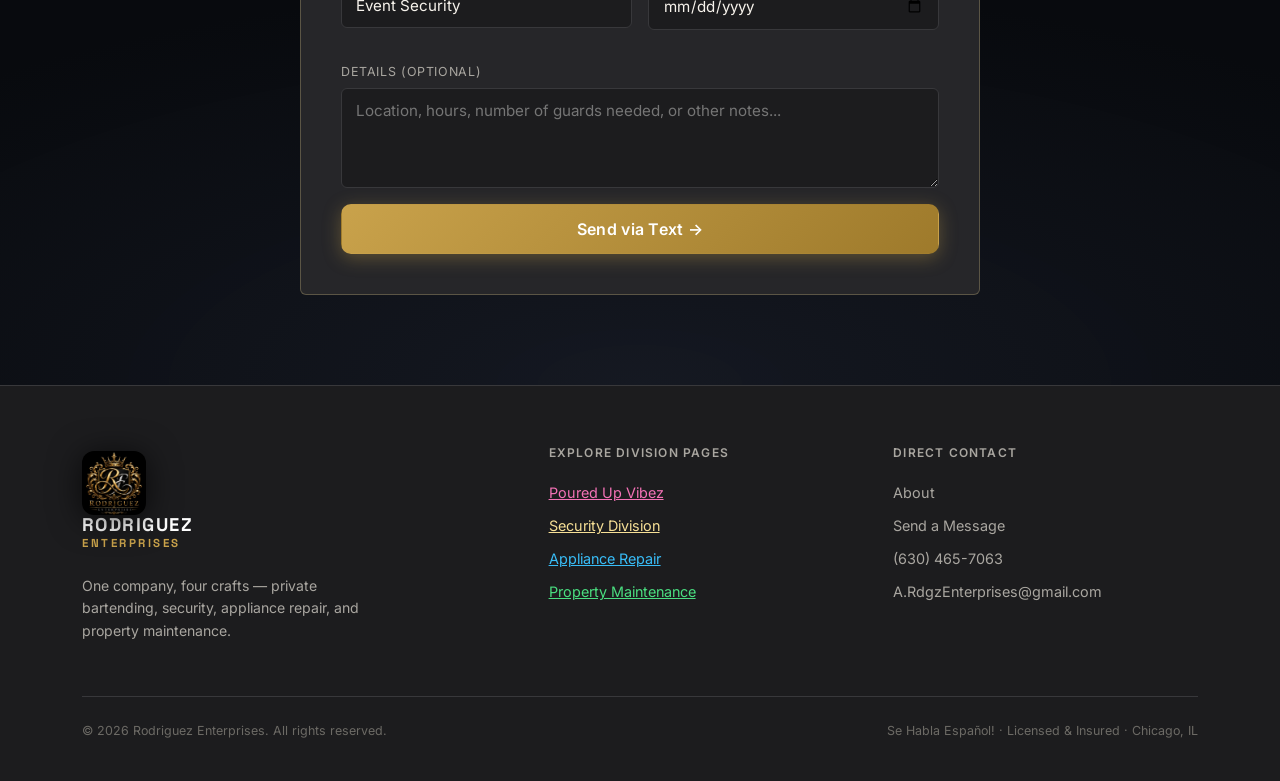
<file: security.html>
<!DOCTYPE html>
<html lang="en">

<head>
  <meta charset="UTF-8">
  <meta name="viewport" content="width=device-width, initial-scale=1.0">
  <title>Rodriguez Security — Certified Event &amp; Property Security in Chicago, IL</title>
  <meta name="description" content="Certified, trained security for private events, venues, and properties. Provided in partnership with M.L. Security.">
  <meta name="theme-color" content="#0d1522">
  <meta name="robots" content="index, follow, max-image-preview:large, max-snippet:-1, max-video-preview:-1">
  <link rel="canonical" href="https://rdgzenterprises.com/security.html">

  <!-- Local SEO Geo Meta Tags -->
  <meta name="geo.region" content="US-IL">
  <meta name="geo.placename" content="Chicago">
  <meta name="geo.position" content="41.8781;-87.6298">
  <meta name="ICBM" content="41.8781, -87.6298">

  <!-- Favicons & Apple Touch Icons (Google Search: multiple of 48px square) -->
  <link rel="icon" type="image/x-icon" href="favicon.ico">
  <link rel="icon" type="image/png" sizes="48x48" href="favicon-48x48.png">
  <link rel="icon" type="image/png" sizes="96x96" href="favicon-96x96.png">
  <link rel="icon" type="image/png" sizes="192x192" href="favicon-192x192.png">
  <link rel="icon" type="image/png" sizes="32x32" href="photos/favicon-32x32.png">
  <link rel="icon" type="image/png" sizes="16x16" href="photos/favicon-16x16.png">
  <link rel="apple-touch-icon" sizes="180x180" href="apple-touch-icon.png">
  <link rel="manifest" href="site.webmanifest">

  <!-- Open Graph / Facebook / iMessage -->
  <meta property="og:type" content="website">
  <meta property="og:url" content="https://rdgzenterprises.com/security.html">
  <meta property="og:site_name" content="Rodriguez Enterprises">
  <meta property="og:locale" content="en_US">
  <meta property="og:title" content="Rodriguez Security">
  <meta property="og:description" content="Certified, trained security for private events, venues, and properties. Provided in partnership with M.L. Security.">
  <meta property="og:image" content="https://rdgzenterprises.com/photos/og-security.jpg">
  <meta property="og:image:secure_url" content="https://rdgzenterprises.com/photos/og-security.jpg">
  <meta property="og:image:type" content="image/jpeg">
  <meta property="og:image:width" content="1200">
  <meta property="og:image:height" content="630">
  <meta property="og:image:alt" content="Rodriguez Security — Certified Event &amp; Property Security">

  <!-- Twitter / X -->
  <meta name="twitter:card" content="summary_large_image">
  <meta name="twitter:url" content="https://rdgzenterprises.com/security.html">
  <meta name="twitter:title" content="Rodriguez Security">
  <meta name="twitter:description" content="Certified, trained security for private events, venues, and properties. Provided in partnership with M.L. Security.">
  <meta name="twitter:image" content="https://rdgzenterprises.com/photos/og-security.jpg">
  <meta name="twitter:image:alt" content="Rodriguez Security Preview">

  <!-- Structured Data (JSON-LD) for Security Service -->
  <script type="application/ld+json">
  {
    "@context": "https://schema.org",
    "@type": "SecurityService",
    "@id": "https://rdgzenterprises.com/security.html#service",
    "name": "Rodriguez Security",
    "description": "Certified, trained security for private events, venues, and properties. Provided in partnership with M.L. Security.",
    "url": "https://rdgzenterprises.com/security.html",
    "parentOrganization": {
      "@type": "LocalBusiness",
      "name": "Rodriguez Enterprises",
      "url": "https://rdgzenterprises.com/",
      "logo": "https://rdgzenterprises.com/photos/logo.PNG"
    },
    "logo": "https://rdgzenterprises.com/photos/logo.PNG",
    "image": "https://rdgzenterprises.com/photos/og-security.jpg",
    "telephone": "+1-630-465-7063",
    "email": "A.RdgzEnterprises@gmail.com",
    "priceRange": "$$",
    "address": {
      "@type": "PostalAddress",
      "addressLocality": "Chicago",
      "addressRegion": "IL",
      "addressCountry": "US"
    },
    "geo": {
      "@type": "GeoCoordinates",
      "latitude": 41.8781,
      "longitude": -87.6298
    },
    "areaServed": [
      { "@type": "City", "name": "Chicago" },
      { "@type": "AdministrativeArea", "name": "Cook County" },
      { "@type": "AdministrativeArea", "name": "DuPage County" },
      { "@type": "AdministrativeArea", "name": "Will County" },
      { "@type": "AdministrativeArea", "name": "Kane County" },
      { "@type": "AdministrativeArea", "name": "Lake County" }
    ],
    "openingHoursSpecification": [
      {
        "@type": "OpeningHoursSpecification",
        "dayOfWeek": ["Monday", "Tuesday", "Wednesday", "Thursday", "Friday", "Saturday", "Sunday"],
        "opens": "00:00",
        "closes": "23:59"
      }
    ],
    "hasOfferCatalog": {
      "@type": "OfferCatalog",
      "name": "Security Services",
      "itemListElement": [
        {
          "@type": "Offer",
          "itemOffered": {
            "@type": "Service",
            "name": "Private Events",
            "description": "Weddings, private parties, and birthdays. Entry access control, guest safety, and discreet incident prevention."
          }
        },
        {
          "@type": "Offer",
          "itemOffered": {
            "@type": "Service",
            "name": "Venues & Businesses",
            "description": "Door staff, crowd control, and asset protection for bars, clubs, lounges, and corporate functions."
          }
        },
        {
          "@type": "Offer",
          "itemOffered": {
            "@type": "Service",
            "name": "Property Patrol",
            "description": "Overnight watch, scheduled patrols, and parking lot monitoring for apartment buildings and properties."
          }
        }
      ]
    }
  }
  </script>

  <link rel="preconnect" href="https://fonts.googleapis.com">
  <link rel="preconnect" href="https://fonts.gstatic.com" crossorigin>
  <link href="https://fonts.googleapis.com/css2?family=Cinzel:wght@600;700;800&family=Fraunces:opsz,wght@9..144,400;9..144,600&family=Inter:wght@400;500;600;700&family=Space+Grotesk:wght@500;600;700&display=swap" rel="stylesheet">
  <link rel="stylesheet" href="css/style.css">
  <style>
    /* Security Hero: Cinematic & Authoritative */
    .security-hero {
      position: relative;
      padding: 150px 0 90px;
      background: #080a0e;
      background-image: 
        linear-gradient(180deg, rgba(8, 10, 14, 0.85) 0%, rgba(8, 10, 14, 0.98) 100%),
        url('photos/security-access-doors.jpg');
      background-size: cover;
      background-position: center;
      border-bottom: 1px solid rgba(255, 255, 255, 0.08);
      overflow: hidden;
    }

    .security-hero-title-lockup {
      display: inline-flex;
      align-items: center;
      justify-content: center;
      gap: 1.4rem;
      margin-bottom: 0.6rem;
    }

    .security-hero-logo {
      height: 90px;
      width: auto;
      object-fit: contain;
      border-radius: 12px;
      filter: drop-shadow(0 8px 24px rgba(201, 162, 75, 0.45));
      transition: transform 0.3s ease;
      flex-shrink: 0;
    }

    .security-hero-logo:hover {
      transform: scale(1.04);
    }

    .security-hero-title {
      font-family: var(--font-security);
      font-size: clamp(2.4rem, 5.5vw, 4rem);
      font-weight: 700;
      color: #ffffff;
      letter-spacing: -0.01em;
      margin: 0;
      line-height: 1.1;
      text-shadow: 0 4px 20px rgba(0, 0, 0, 0.9);
    }

    @media (max-width: 680px) {
      .security-hero-title-lockup {
        flex-direction: column;
        gap: 0.8rem;
      }
      .security-hero-logo {
        height: 72px;
      }
    }

    /* Editorial Ledger Rows for Services (Zero box cards, zero pills) */
    .security-ledger-section {
      padding: 80px 0;
    }

    .ledger-list {
      margin-top: 40px;
      border-bottom: 1px solid rgba(255, 255, 255, 0.1);
    }

    .ledger-row {
      display: grid;
      grid-template-columns: 1.2fr 2fr auto;
      align-items: center;
      gap: 36px;
      padding: 40px 16px;
      border-top: 1px solid rgba(255, 255, 255, 0.1);
      transition: background 0.25s ease, padding 0.25s ease;
    }

    .ledger-row:hover {
      background: rgba(201, 162, 75, 0.03);
      padding-left: 24px;
    }

    .ledger-index-tag {
      font-family: 'Space Grotesk', monospace;
      font-size: 0.74rem;
      color: var(--gold);
      letter-spacing: 0.18em;
      text-transform: uppercase;
      margin-bottom: 8px;
      display: block;
    }

    .ledger-title {
      font-family: var(--font-security);
      font-size: 1.65rem;
      font-weight: 600;
      color: #ffffff;
      margin: 0;
      line-height: 1.2;
    }

    .ledger-desc {
      font-size: 0.96rem;
      color: #d1d5db;
      line-height: 1.65;
      margin: 0;
    }

    .ledger-action-col {
      display: flex;
      justify-content: flex-end;
      align-items: center;
    }

    .ledger-link {
      display: inline-flex;
      align-items: center;
      gap: 8px;
      font-family: var(--font-heading);
      font-size: 0.9rem;
      font-weight: 600;
      color: var(--gold);
      letter-spacing: 0.03em;
      white-space: nowrap;
      transition: gap 0.2s ease, color 0.2s ease;
    }

    .ledger-link:hover {
      color: #fff;
      gap: 12px;
    }

    @media (max-width: 900px) {
      .ledger-row {
        grid-template-columns: 1fr;
        gap: 16px;
        padding: 30px 12px;
      }
      .ledger-row:hover {
        padding-left: 12px;
      }
      .ledger-action-col {
        justify-content: flex-start;
        margin-top: 4px;
      }
    }

    /* Open-Air Clean Quote Section (No heavy container box) */
    .security-quote-section {
      padding: 90px 0;
      border-top: 1px solid rgba(255, 255, 255, 0.08);
      background: radial-gradient(ellipse 80% 50% at 50% 100%, rgba(20, 24, 34, 0.9) 0%, #080a0e 100%);
    }

    .security-open-form-wrapper {
      max-width: 720px;
      margin: 0 auto;
    }

    .security-field-grid {
      display: grid;
      grid-template-columns: 1fr 1fr;
      gap: 24px;
      margin-bottom: 24px;
    }

    @media (max-width: 640px) {
      .security-field-grid {
        grid-template-columns: 1fr;
      }
    }

    .security-input-group label {
      display: block;
      font-family: 'Space Grotesk', sans-serif;
      font-size: 0.76rem;
      font-weight: 600;
      letter-spacing: 0.12em;
      text-transform: uppercase;
      color: var(--gold);
      margin-bottom: 8px;
    }

    .security-input-group input,
    .security-input-group select,
    .security-input-group textarea {
      width: 100%;
      background: rgba(18, 20, 28, 0.8);
      border: 1px solid rgba(255, 255, 255, 0.12);
      border-radius: 8px;
      padding: 14px 16px;
      color: #ffffff;
      font-family: var(--font-body);
      font-size: 0.95rem;
      transition: border-color 0.2s ease, box-shadow 0.2s ease;
      box-sizing: border-box;
    }

    .security-input-group input:focus,
    .security-input-group select:focus,
    .security-input-group textarea:focus {
      outline: none;
      border-color: var(--gold);
      box-shadow: 0 0 16px rgba(201, 162, 75, 0.25);
    }

    .security-input-group textarea {
      resize: vertical;
      min-height: 110px;
    }
  </style>
</head>

<body class="security">

  <header class="site-header" id="main-header">
    <div class="header-dock">

      <!-- Back Button -->
      <a href="index.html" class="island-back-btn" title="Back to All Doors" aria-label="Back to Home">
        <svg width="15" height="15" viewBox="0 0 24 24" fill="none" stroke="currentColor" stroke-width="2.5">
          <polyline points="15 18 9 12 15 6" />
        </svg>
      </a>

      <span class="island-divider"></span>

      <!-- Brand Logo -->
      <a href="index.html" class="brand-logo" title="Rodriguez Enterprises">
        <img src="photos/logo.PNG" alt="Rodriguez Enterprises" class="brand-logo-img">
        <div class="brand-logo-text">
          <span class="brand-title">RODRIGUEZ</span>
          <span class="brand-subtitle">ENTERPRISES</span>
        </div>
      </a>

      <span class="island-divider"></span>

      <span class="island-craft-badge security">Security</span>

      <!-- Nav Links -->
      <nav class="nav-group">
        <a href="#services" class="nav-link-item">Services</a>
        <a href="#quote" class="btn-contact-nav">
          <span>Get a Quote</span>
          <svg class="arrow-icon" width="14" height="14" viewBox="0 0 24 24" fill="none" stroke="currentColor"
            stroke-width="2.5">
            <polyline points="9 18 15 12 9 6" />
          </svg>
        </a>
      </nav>

    </div>

    <!-- Mobile Toggle Button -->
    <button class="mobile-nav-toggle" id="mobile-nav-toggle" aria-label="Toggle navigation menu" aria-expanded="false">
      <svg width="20" height="20" viewBox="0 0 24 24" fill="none" stroke="currentColor" stroke-width="2.2"
        stroke-linecap="round" stroke-linejoin="round">
        <line x1="4" y1="7" x2="20" y2="7"></line>
        <line x1="4" y1="12" x2="20" y2="12"></line>
        <line x1="4" y1="17" x2="20" y2="17"></line>
      </svg>
    </button>
  </header>

  <!-- Mobile Drawer Backdrop -->
  <div class="mobile-drawer-backdrop" id="mobile-drawer-backdrop" aria-hidden="true"></div>

  <!-- Mobile Navigation Drawer -->
  <div class="mobile-nav-drawer" id="mobile-nav-drawer" role="dialog" aria-modal="true" aria-label="Navigation Menu">
    <div class="mobile-drawer-header">
      <a href="index.html" class="brand-logo" title="Rodriguez Enterprises">
        <img src="photos/logo.PNG" alt="Rodriguez Enterprises" class="brand-logo-img">
        <div class="brand-logo-text">
          <span class="brand-title">RODRIGUEZ</span>
          <span class="brand-subtitle">ENTERPRISES</span>
        </div>
      </a>
      <button class="mobile-drawer-close" id="mobile-drawer-close" aria-label="Close menu">
        <svg width="20" height="20" viewBox="0 0 24 24" fill="none" stroke="currentColor" stroke-width="2.2"
          stroke-linecap="round" stroke-linejoin="round">
          <line x1="18" y1="6" x2="6" y2="18"></line>
          <line x1="6" y1="6" x2="18" y2="18"></line>
        </svg>
      </button>
    </div>

    <div>
      <div class="mobile-services-grid">
        <a href="poured-up-vibez.html" class="mobile-service-card vibez">
          <div class="service-card-icon">
            <svg width="20" height="20" viewBox="0 0 24 24" fill="none" stroke="currentColor" stroke-width="2"
              stroke-linecap="round" stroke-linejoin="round">
              <path d="M8 22h8M12 11v11M19 3l-7 8-7-8h14z" />
            </svg>
          </div>
          <span class="service-card-title">Poured Up Vibez</span>
          <svg class="service-card-arrow" width="14" height="14" viewBox="0 0 24 24" fill="none" stroke="currentColor"
            stroke-width="2.5">
            <polyline points="9 18 15 12 9 6" />
          </svg>
        </a>

        <a href="security.html" class="mobile-service-card security">
          <div class="service-card-icon">
            <svg width="20" height="20" viewBox="0 0 24 24" fill="none" stroke="currentColor" stroke-width="2"
              stroke-linecap="round" stroke-linejoin="round">
              <path d="M12 22s8-4 8-10V5l-8-3-8 3v7c0 6 8 10 8 10z" />
            </svg>
          </div>
          <span class="service-card-title">Security</span>
          <svg class="service-card-arrow" width="14" height="14" viewBox="0 0 24 24" fill="none" stroke="currentColor"
            stroke-width="2.5">
            <polyline points="9 18 15 12 9 6" />
          </svg>
        </a>

        <a href="appliance-repair.html" class="mobile-service-card repair">
          <div class="service-card-icon">
            <svg width="20" height="20" viewBox="0 0 24 24" fill="none" stroke="currentColor" stroke-width="2"
              stroke-linecap="round" stroke-linejoin="round">
              <path
                d="M14.7 6.3a1 1 0 0 0 0 1.4l1.6 1.6a1 1 0 0 0 1.4 0l3.77-3.77a6 6 0 0 1-7.94 7.94l-6.91 6.91a2.12 2.12 0 0 1-3-3l6.91-6.91a6 6 0 0 1 7.94-7.94l-3.76 3.76z" />
            </svg>
          </div>
          <span class="service-card-title">Appliance Repair</span>
          <svg class="service-card-arrow" width="14" height="14" viewBox="0 0 24 24" fill="none" stroke="currentColor"
            stroke-width="2.5">
            <polyline points="9 18 15 12 9 6" />
          </svg>
        </a>

        <a href="maintenance.html" class="mobile-service-card maint">
          <div class="service-card-icon">
            <svg width="20" height="20" viewBox="0 0 24 24" fill="none" stroke="currentColor" stroke-width="2"
              stroke-linecap="round" stroke-linejoin="round">
              <path d="M3 9l9-7 9 7v11a2 2 0 0 1-2 2H5a2 2 0 0 1-2-2z" />
              <polyline points="9 22 9 12 15 12 15 22" />
            </svg>
          </div>
          <span class="service-card-title">Maintenance</span>
          <svg class="service-card-arrow" width="14" height="14" viewBox="0 0 24 24" fill="none" stroke="currentColor"
            stroke-width="2.5">
            <polyline points="9 18 15 12 9 6" />
          </svg>
        </a>
      </div>
    </div>

    <div>
      <div class="mobile-nav-links">
        <a href="about.html" class="mobile-nav-item">
          <span>About Us</span>
          <svg width="14" height="14" viewBox="0 0 24 24" fill="none" stroke="currentColor" stroke-width="2.5">
            <polyline points="9 18 15 12 9 6" />
          </svg>
        </a>
        <a href="contact.html" class="mobile-nav-item btn-contact-drawer">
          <span>Contact &amp; Quotes</span>
          <svg width="14" height="14" viewBox="0 0 24 24" fill="none" stroke="currentColor" stroke-width="2.5">
            <polyline points="9 18 15 12 9 6" />
          </svg>
        </a>
      </div>
    </div>

    <div class="mobile-drawer-phone-card">
      <div class="drawer-phone-header">
        <span class="drawer-phone-label">Direct Line</span>
        <span class="drawer-bilingual-badge">Se Habla Español</span>
      </div>
      <div class="drawer-phone-actions">
        <a href="tel:+16304657063" class="drawer-phone-btn">
          <svg width="17" height="17" viewBox="0 0 24 24" fill="none" stroke="currentColor" stroke-width="2.2" stroke-linecap="round" stroke-linejoin="round"><path d="M22 16.92v3a2 2 0 0 1-2.18 2 19.79 19.79 0 0 1-8.63-3.07 19.5 19.5 0 0 1-6-6 19.79 19.79 0 0 1-3.07-8.67A2 2 0 0 1 4.11 2h3a2 2 0 0 1 2 1.72 12.84 12.84 0 0 0 .7 2.81 2 2 0 0 1-.45 2.11L8.09 9.91a16 16 0 0 0 6 6l1.27-1.27a2 2 0 0 1 2.11-.45 12.84 12.84 0 0 0 2.81.7A2 2 0 0 1 22 16.92z"/></svg>
          <span>(630) 465-7063</span>
        </a>
        <a href="sms:+16304657063?body=Hi!%20I%20have%20an%20inquiry%20for%20Rodriguez%20Enterprises." class="drawer-text-btn" title="Text Directly">
          <svg width="16" height="16" viewBox="0 0 24 24" fill="none" stroke="currentColor" stroke-width="2.2" stroke-linecap="round" stroke-linejoin="round"><path d="M21 15a2 2 0 0 1-2 2H7l-4 4V5a2 2 0 0 1 2-2h14a2 2 0 0 1 2 2z"/></svg>
          <span>Text</span>
        </a>
      </div>
    </div>

    <div class="mobile-drawer-footer">
      <a href="mailto:A.RdgzEnterprises@gmail.com" class="drawer-contact-action">
        <svg width="15" height="15" viewBox="0 0 24 24" fill="none" stroke="currentColor" stroke-width="2"><path d="M4 4h16c1.1 0 2 .9 2 2v12c0 1.1-.9 2-2 2H4c-1.1 0-2-.9-2-2V6c0-1.1.9-2 2-2z"/><polyline points="22,6 12,13 2,6"/></svg>
        <span>A.RdgzEnterprises@gmail.com</span>
      </a>
    </div>
  </div>

  <!-- ============ HERO: CINEMATIC & EDITORIAL ============ -->
  <section class="security-hero">
    <div class="container" style="max-width: 920px; text-align: center; position: relative; z-index: 2;">

      <!-- Hero Title Lockup -->
      <div class="security-hero-title-lockup">
        <img src="photos/logo.PNG" alt="Rodriguez Enterprises" class="security-hero-logo">
        <h1 class="security-hero-title">
          Rodriguez Security
        </h1>
      </div>

      <p class="lede" style="font-size: 1.18rem; color: #e2e8f0; max-width: 640px; margin: 1.2rem auto 2.4rem; line-height: 1.6;">
        Certified, trained security for private events, venues, and properties. Provided in partnership with M.L. Security.
      </p>
      <div style="display: flex; gap: 1rem; justify-content: center; flex-wrap: wrap;">
        <a href="#quote" class="btn btn-primary" style="padding: 13px 28px;">Get a Quote <span class="btn-arrow">↓</span></a>
        <a href="tel:+16304657063" class="btn btn-outline" style="border-color: rgba(201, 162, 75, 0.45); color: #fff; padding: 13px 28px;">Call Direct</a>
      </div>
    </div>
  </section>

  <!-- ============ EDITORIAL LEDGER SERVICES ============ -->
  <section class="security-ledger-section" id="services">
    <div class="container">
      <div class="section-head" style="margin-bottom: 0;">
        <h2 style="font-size: clamp(2rem, 3.5vw, 2.8rem); margin-bottom: 0;">Services</h2>
      </div>

      <div class="ledger-list">
        
        <!-- ROW 1: PRIVATE EVENTS -->
        <div class="ledger-row">
          <div>
            <span class="ledger-index-tag">Events</span>
            <h3 class="ledger-title">Private Events</h3>
          </div>
          <div>
            <p class="ledger-desc">
              Weddings, private parties, and birthdays. Entry access control, guest safety, and discreet incident prevention.
            </p>
          </div>
          <div class="ledger-action-col">
            <a href="#quote" class="ledger-link">Book Event Security →</a>
          </div>
        </div>

        <!-- ROW 2: VENUES & BUSINESSES -->
        <div class="ledger-row">
          <div>
            <span class="ledger-index-tag">Commercial</span>
            <h3 class="ledger-title">Venues &amp; Businesses</h3>
          </div>
          <div>
            <p class="ledger-desc">
              Door staff, crowd control, and asset protection for bars, clubs, lounges, and corporate functions.
            </p>
          </div>
          <div class="ledger-action-col">
            <a href="#quote" class="ledger-link">Book Venue Security →</a>
          </div>
        </div>

        <!-- ROW 3: PROPERTY PATROL -->
        <div class="ledger-row">
          <div>
            <span class="ledger-index-tag">Properties</span>
            <h3 class="ledger-title">Property Patrol</h3>
          </div>
          <div>
            <p class="ledger-desc">
              Overnight watch, scheduled patrols, and parking lot monitoring for apartment buildings and properties.
            </p>
          </div>
          <div class="ledger-action-col">
            <a href="#quote" class="ledger-link">Book Property Patrol →</a>
          </div>
        </div>

      </div>
    </div>
  </section>

  <!-- ============ OPEN-AIR CLEAN INTAKE FORM ============ -->
  <section class="security-quote-section" id="quote">
    <div class="container">
      <div class="section-head center" style="margin-bottom: 2rem;">
        <h2 style="font-size: clamp(1.8rem, 3.5vw, 2.5rem); margin-bottom: 0.3em;">Request Security Coverage</h2>
        <p style="color: var(--paper-dim); font-size: 0.95rem; max-width: 500px; margin: 0 auto;">
          Tell us about your event or site. We will text you right back with availability.
        </p>
      </div>

      <div class="form-panel" style="max-width: 680px; margin: 0 auto; border: 1px solid rgba(247, 224, 150, 0.25);">
        <form data-form>
          <div class="form-row">
            <div class="field">
              <label for="name">Your Name</label>
              <input type="text" id="name" placeholder="Your name" required>
            </div>
            <div class="field">
              <label for="phone">Your Phone</label>
              <input type="tel" id="phone" placeholder="(555) 000-0000" required>
            </div>
          </div>

          <div class="form-row">
            <div class="field">
              <label for="service">Security Needed</label>
              <select id="service">
                <option>Event Security</option>
                <option>Bar &amp; Nightlife</option>
                <option>Commercial Property</option>
                <option>Construction Site</option>
                <option>Other / Not Sure</option>
              </select>
            </div>
            <div class="field">
              <label for="date">Event / Start Date</label>
              <input type="date" id="date">
            </div>
          </div>

          <div class="field">
            <label for="details">Details (Optional)</label>
            <textarea id="details" placeholder="Location, hours, number of guards needed, or other notes..."></textarea>
          </div>

          <button type="submit" class="btn btn-primary" style="width: 100%; padding: 14px; font-size: 1rem; justify-content: center;">
            <span>Send via Text →</span>
          </button>
        </form>
        <div class="form-success">Thank you. Opening your text app...</div>
      </div>
    </div>
  </section>
    </div>
  </section>

  <!-- ============ SITE FOOTER ============ -->
  <footer class="site-footer">
    <div class="container">
      <div class="footer-grid">
        <div>
          <a href="index.html" class="footer-brand-lockup" title="Rodriguez Enterprises">
            <img src="photos/logo.PNG" alt="Rodriguez Enterprises" class="brand-logo-img footer-logo-img">
            <div class="brand-logo-text">
              <span class="brand-title">RODRIGUEZ</span>
              <span class="brand-subtitle">ENTERPRISES</span>
            </div>
          </a>
          <p style="max-width:280px; font-size: 0.88rem; color: var(--paper-dim);">One company, four crafts — private
            bartending, security, appliance repair, and property maintenance.</p>
        </div>
        <div>
          <h4>Explore Division Pages</h4>
          <a href="poured-up-vibez.html" class="footer-craft-link vibez">Poured Up Vibez</a>
          <a href="security.html" class="footer-craft-link security">Security Division</a>
          <a href="appliance-repair.html" class="footer-craft-link repair">Appliance Repair</a>
          <a href="maintenance.html" class="footer-craft-link maint">Property Maintenance</a>
        </div>
        <div>
          <h4>Direct Contact</h4>
          <a href="about.html">About</a>
          <a href="contact.html">Send a Message</a>
          <a href="tel:+16304657063">(630) 465-7063</a>
          <a href="mailto:A.RdgzEnterprises@gmail.com">A.RdgzEnterprises@gmail.com</a>
        </div>
      </div>
      <div class="footer-bottom">
        <span>© 2026 Rodriguez Enterprises. All rights reserved.</span>
        <span>Se Habla Español! · Licensed &amp; Insured · Chicago, IL</span>
      </div>
    </div>
  </footer>

<!-- Floating Static Text/Call Action Widget (Bottom-Right Circle) -->
<div class="floating-contact-widget" id="floatingContactWidget">
  <div class="floating-contact-card" id="floatingContactCard" aria-hidden="true">
    <div class="floating-card-header">
      <div class="floating-card-title-group">
        <span class="floating-online-dot"></span>
        <div>
          <span class="floating-card-brand">Direct Dispatch &amp; Booking</span>
          <span class="floating-card-sub">Se Habla Español!</span>
        </div>
      </div>
      <button class="floating-card-close" id="floatingCardClose" aria-label="Close contact card">✕</button>
    </div>
    <div class="floating-card-body">
      <p class="floating-card-phone">(630) 465-7063</p>
      <div class="floating-card-actions">
        <a href="tel:+16304657063" class="floating-action-btn btn-call" id="floatCallBtn">
          <svg width="18" height="18" viewBox="0 0 24 24" fill="none" stroke="currentColor" stroke-width="2.2" stroke-linecap="round" stroke-linejoin="round"><path d="M22 16.92v3a2 2 0 0 1-2.18 2 19.79 19.79 0 0 1-8.63-3.07 19.5 19.5 0 0 1-6-6 19.79 19.79 0 0 1-3.07-8.67A2 2 0 0 1 4.11 2h3a2 2 0 0 1 2 1.72 12.84 12.84 0 0 0 .7 2.81 2 2 0 0 1-.45 2.11L8.09 9.91a16 16 0 0 0 6 6l1.27-1.27a2 2 0 0 1 2.11-.45 12.84 12.84 0 0 0 2.81.7A2 2 0 0 1 22 16.92z"/></svg>
          <span>Call Now</span>
        </a>
        <a href="sms:+16304657063" class="floating-action-btn btn-text" id="floatTextBtn">
          <svg width="18" height="18" viewBox="0 0 24 24" fill="none" stroke="currentColor" stroke-width="2.2" stroke-linecap="round" stroke-linejoin="round"><path d="M21 15a2 2 0 0 1-2 2H7l-4 4V5a2 2 0 0 1 2-2h14a2 2 0 0 1 2 2z"/></svg>
          <span>Send Text</span>
        </a>
      </div>
    </div>
  </div>

  <button class="floating-contact-trigger" id="floatingContactTrigger" aria-label="Call or text (630) 465-7063" title="Call or text (630) 465-7063">
    <span class="floating-trigger-pulse"></span>
    <svg width="28" height="28" viewBox="0 0 24 24" fill="none" stroke="currentColor" stroke-width="2.2" stroke-linecap="round" stroke-linejoin="round"><path d="M22 16.92v3a2 2 0 0 1-2.18 2 19.79 19.79 0 0 1-8.63-3.07 19.5 19.5 0 0 1-6-6 19.79 19.79 0 0 1-3.07-8.67A2 2 0 0 1 4.11 2h3a2 2 0 0 1 2 1.72 12.84 12.84 0 0 0 .7 2.81 2 2 0 0 1-.45 2.11L8.09 9.91a16 16 0 0 0 6 6l1.27-1.27a2 2 0 0 1 2.11-.45 12.84 12.84 0 0 0 2.81.7A2 2 0 0 1 22 16.92z"/></svg>
  </button>
</div>

  <script src="js/main.js"></script>
</body>

</html>
</file>
<file: css/style.css>
@import url('https://fonts.googleapis.com/css2?family=Cinzel:wght@600;700&family=Fraunces:opsz,wght@9..144,400;9..144,500;9..144,600&family=Inter:wght@400;500;600;700&family=Manrope:wght@300;400;500;600;700;800&family=Oswald:wght@500;600&family=Outfit:wght@500;600;700&family=Satisfy&family=Space+Grotesk:wght@500;600;700&display=swap');

/* ============================================================
   RODRIGUEZ ENTERPRISES — SHARED STYLESHEET
   One file, five accent themes (set via <body class="">).
   ============================================================ */

/* ---------- Tokens ---------- */
:root{
  --ink:        #1c1c1e;   /* primary background */
  --ink-soft:   #262629;   /* elevated panels on dark bg */
  --paper:      #f7f3ec;   /* primary light text / bg-on-dark sections */
  --paper-dim:  #a9a6a0;   /* secondary text on dark */
  --line:       #38383b;   /* hairline dividers on dark */
  --gold:       #c9a24b;   /* master brand accent */
  --color-gold-glow: rgba(201, 162, 75, 0.35);

  --plum:   #5c2a4d;  --plum-soft:   #7a3a68;  --plum-glow: rgba(196, 56, 122, 0.4);
  --gold-s: #8a6824;  --gold-soft:   #c9a24b;  --gold-glow: rgba(201, 162, 75, 0.4);
  --cyan:   #0284c7;  --cyan-soft:   #38bdf8;  --cyan-glow: rgba(56, 189, 248, 0.4);
  --sage:   #3e5c4a;  --sage-soft:   #557a63;  --sage-glow: rgba(40, 160, 104, 0.4);

  --accent: var(--gold);        /* overridden per-page below */
  --accent-soft: #d8bb76;

  --font-display: 'Fraunces', Georgia, serif;
  --font-heading: 'Space Grotesk', 'Manrope', -apple-system, sans-serif;
  --font-body: 'Inter', 'Helvetica Neue', Arial, sans-serif;
  
  --font-vibez: 'Satisfy', cursive;
  --font-security: 'Cinzel', serif;
  --font-repair: 'Oswald', sans-serif;
  --font-maint: 'Space Grotesk', 'Inter', -apple-system, sans-serif;

  --container: 1180px;
  --header-height: 78px;
  --radius: 6px;
  --radius-md: 10px;
  --radius-pill: 9999px;
  
  --transition-fast: 0.2s cubic-bezier(0.16, 1, 0.3, 1);
  --transition-normal: 0.35s cubic-bezier(0.16, 1, 0.3, 1);
}

/* Per-service theme overrides — set on <body class="..."> */
body.vibez   { 
  --accent: var(--plum);   
  --accent-soft: var(--plum-soft); 
  background-color: #0c090e;
  background-image: 
    radial-gradient(ellipse 80% 50% at 50% 0%, rgba(92, 42, 77, 0.28) 0%, transparent 60%),
    radial-gradient(ellipse 60% 40% at 85% 35%, rgba(196, 56, 122, 0.14) 0%, transparent 50%),
    radial-gradient(ellipse 70% 45% at 15% 65%, rgba(92, 42, 77, 0.18) 0%, transparent 55%),
    radial-gradient(ellipse 80% 50% at 50% 100%, rgba(92, 42, 77, 0.24) 0%, transparent 60%);
  background-attachment: fixed;
}
body.security{ --accent: var(--gold-s); --accent-soft: var(--gold-soft); }
body.repair  { --accent: var(--cyan);   --accent-soft: var(--cyan-soft); }
body.maint   { --accent: var(--sage);   --accent-soft: var(--sage-soft); }

/* ---------- Reset ---------- */
*, *::before, *::after{ box-sizing: border-box; }
html{ 
  scroll-behavior: smooth; 
  overflow-x: hidden;
}
body{
  margin:0;
  overflow-x: hidden;
  background: var(--ink);
  color: var(--paper);
  font-family: var(--font-body);
  font-size: 16px;
  line-height: 1.6;
  -webkit-font-smoothing: antialiased;
}
img{ max-width:100%; display:block; }
a{ color: inherit; text-decoration: none; }
ul{ list-style: none; margin:0; padding:0; }
button{ font-family: inherit; }

/* Accessible hidden element for screen readers & SEO */
.visually-hidden, .sr-only {
  position: absolute !important;
  width: 1px !important;
  height: 1px !important;
  padding: 0 !important;
  margin: -1px !important;
  overflow: hidden !important;
  clip: rect(0, 0, 0, 0) !important;
  white-space: nowrap !important;
  border: 0 !important;
}

h1,h2,h3,h4{
  font-family: var(--font-display);
  font-weight: 600;
  line-height: 1.15;
  margin: 0 0 0.4em;
  letter-spacing: -0.01em;
}
h1{ font-size: clamp(2.4rem, 5vw, 4.2rem); font-weight: 500; }
h2{ font-size: clamp(1.7rem, 3vw, 2.5rem); }
h3{ font-size: 1.25rem; }
p{ margin: 0 0 1em; color: var(--paper-dim); }
.on-light p{ color: #55524c; }

.eyebrow{
  display:inline-flex;
  align-items:center;
  gap:10px;
  font-size: 0.72rem;
  letter-spacing: 0.18em;
  text-transform: uppercase;
  color: var(--accent-soft);
  font-weight: 600;
  margin-bottom: 14px;
}
.eyebrow::before{
  content:'';
  width: 22px; height:1px;
  background: var(--accent-soft);
}

.container{
  max-width: var(--container);
  margin: 0 auto;
  padding: 0 32px;
}
section{ padding: 96px 0; }
@media (max-width:720px){ 
  .container{ padding: 0 18px; }
  section{ padding: 64px 0; } 
}

/* ---------- Buttons ---------- */
.btn{
  display:inline-flex;
  align-items:center;
  justify-content: center;
  gap: 10px;
  padding: 12px 24px;
  border-radius: var(--radius-md);
  font-size: 0.9rem;
  font-weight: 600;
  letter-spacing: 0.02em;
  border: 1px solid transparent;
  cursor: pointer;
  transition: transform var(--transition-fast), background var(--transition-fast), border-color var(--transition-fast), color var(--transition-fast), box-shadow var(--transition-fast);
}
@media (max-width: 600px) {
  .btn { white-space: normal; }
}
.btn:hover{ transform: translateY(-2px); }
.btn-primary{
  background: linear-gradient(135deg, var(--gold) 0%, #9e7a2b 100%);
  color: #ffffff;
  box-shadow: 0 4px 18px var(--color-gold-glow);
}
.btn-primary:hover{ 
  background: linear-gradient(135deg, #dfb455 0%, #b88e33 100%); 
  color: #ffffff;
  box-shadow: 0 8px 25px var(--color-gold-glow);
}
.btn-outline{
  border-color: rgba(247,243,236,0.35);
  color: var(--paper);
  background: transparent;
}
.btn-outline:hover{ border-color: var(--accent); color: var(--accent-soft); }
.btn-arrow{ font-size: 1rem; transition: transform 0.2s ease; }
.btn:hover .btn-arrow{ transform: translateX(3px); }

/* ============================================================
   ULTRA-COMPACT MORPHING DYNAMIC ISLAND NAVBAR
   ============================================================ */
.site-header{
  position: fixed;
  top: 18px;
  left: 0;
  right: 0;
  z-index: 100;
  pointer-events: none;
  display: flex;
  justify-content: center;
  transition: transform var(--transition-normal);
  background: transparent;
  border: none;
}

.header-dock{
  pointer-events: auto;
  margin: 0 auto;
  width: auto;
  max-width: calc(100vw - 32px);
  height: 62px;
  background: linear-gradient(135deg, rgba(22, 22, 27, 0.85) 0%, rgba(14, 14, 18, 0.92) 100%);
  backdrop-filter: blur(28px) saturate(180%);
  -webkit-backdrop-filter: blur(28px) saturate(180%);
  border: 1px solid rgba(255, 255, 255, 0.1);
  border-radius: var(--radius-pill);
  box-shadow: 0 16px 40px rgba(0, 0, 0, 0.5), 0 0 20px rgba(0, 0, 0, 0.25);
  padding: 4px 10px 4px 12px;
  display: inline-flex;
  align-items: center;
  gap: 0.65rem;
  transition: all 0.35s cubic-bezier(0.16, 1, 0.3, 1);
}

.site-header.scrolled .header-dock{
  background: linear-gradient(135deg, rgba(12, 12, 16, 0.96) 0%, rgba(8, 8, 10, 0.98) 100%);
  border-color: rgba(201, 162, 75, 0.45);
  box-shadow: 0 20px 48px rgba(0, 0, 0, 0.82), 0 0 30px rgba(201, 162, 75, 0.22);
  transform: translateY(-2px);
}

/* Island Monogram & Brand Text */
.brand-logo{
  display: inline-flex;
  align-items: center;
  gap: 0.65rem;
  text-decoration: none;
  color: var(--paper);
  transition: transform var(--transition-fast);
  padding: 0 0.35rem 0 0;
  flex-shrink: 0;
}

.brand-logo:hover{
  transform: scale(1.03);
}

.brand-logo-img{
  height: 48px;
  width: auto;
  max-width: 140px;
  object-fit: contain;
  border-radius: 10px;
  border: none;
  box-shadow: none;
  background: transparent;
  flex-shrink: 0;
  display: block;
  filter: drop-shadow(0 2px 8px rgba(0,0,0,0.5));
  transition: transform 0.3s ease, filter 0.3s ease;
}

.brand-logo:hover .brand-logo-img{
  filter: drop-shadow(0 4px 14px rgba(201, 162, 75, 0.45));
}

.brand-logo-img.footer-logo-img{
  height: 64px;
  width: auto;
  max-width: 160px;
  object-fit: contain;
  border-radius: 12px;
  border: none;
  box-shadow: none;
  background: transparent;
  filter: drop-shadow(0 4px 16px rgba(0,0,0,0.7));
}

.footer-brand-lockup{
  display: inline-flex;
  align-items: center;
  gap: 0.85rem;
  margin-bottom: 1.25rem;
  text-decoration: none;
}

.footer-brand-lockup .brand-logo-text{
  display: flex;
  flex-direction: column;
  justify-content: center;
}

.footer-brand-lockup .brand-title{
  font-size: 1.15rem;
  letter-spacing: 0.08em;
  font-weight: 800;
  color: #ffffff;
  line-height: 1.1;
}

.footer-brand-lockup .brand-subtitle{
  font-size: 0.72rem;
  letter-spacing: 0.22em;
  font-weight: 700;
  color: var(--gold);
  line-height: 1;
  margin-top: 3px;
}

.brand-logo-mark{
  width: 38px;
  height: 38px;
  background: linear-gradient(135deg, #2c2720 0%, #171512 100%);
  border: 1.2px solid var(--gold);
  border-radius: 8px;
  display: flex;
  align-items: center;
  justify-content: center;
  color: var(--gold);
  font-family: var(--font-heading);
  font-weight: 800;
  font-size: 1.1rem;
  box-shadow: 0 0 12px var(--color-gold-glow);
  flex-shrink: 0;
}

.brand-logo-text{
  display: flex;
  flex-direction: column;
  justify-content: center;
}

.brand-title{
  font-family: var(--font-heading);
  font-size: 0.95rem;
  font-weight: 700;
  letter-spacing: 0.08em;
  color: var(--paper);
  line-height: 1.1;
}

.brand-subtitle{
  font-family: var(--font-heading);
  font-size: 0.65rem;
  font-weight: 700;
  letter-spacing: 0.16em;
  color: var(--gold);
  line-height: 1;
  margin-top: 2px;
}

/* Island Back Button (Icon Only) */
.island-back-btn{
  display: inline-flex;
  align-items: center;
  justify-content: center;
  width: 36px;
  height: 36px;
  border-radius: 50%;
  background: rgba(255, 255, 255, 0.08);
  border: 1px solid rgba(255, 255, 255, 0.14);
  color: var(--paper);
  text-decoration: none;
  transition: all var(--transition-fast);
  flex-shrink: 0;
  padding: 0;
}

.island-back-btn:hover{
  background: rgba(255, 255, 255, 0.18);
  border-color: var(--gold);
  color: #ffffff;
  transform: translateX(-2px);
}

.island-back-btn svg{
  transition: transform var(--transition-fast);
}

.island-back-btn:hover svg{
  transform: translateX(-2px);
}

/* Island Divider */
.island-divider{
  width: 1px;
  height: 18px;
  background: rgba(255, 255, 255, 0.14);
  margin: 0 0.1rem;
  flex-shrink: 0;
}

/* Service Context Badge Chip (When inside a specific service page) */
.island-craft-badge{
  display: inline-flex;
  align-items: center;
  gap: 0.45rem;
  padding: 0.3rem 0.7rem;
  border-radius: var(--radius-pill);
  font-size: 0.78rem;
  font-weight: 700;
  text-decoration: none;
  white-space: nowrap;
  letter-spacing: 0.02em;
  transition: all var(--transition-fast);
}

.island-craft-badge.vibez{
  background: rgba(196, 56, 122, 0.2);
  border: 1px solid rgba(196, 56, 122, 0.4);
  color: #f472b6;
}
a.island-craft-badge:hover{
  cursor: pointer;
  transform: translateY(-1px);
}
a.island-craft-badge.vibez:hover{
  background: rgba(196, 56, 122, 0.38);
  border-color: #f472b6;
  color: #ffffff;
  box-shadow: 0 0 14px rgba(244, 114, 182, 0.35);
}
.island-craft-badge.security{
  background: rgba(201, 162, 75, 0.18);
  border: 1px solid rgba(201, 162, 75, 0.45);
  color: #f7e096;
}
.island-craft-badge.repair{
  background: rgba(56, 189, 248, 0.18);
  border: 1px solid rgba(56, 189, 248, 0.45);
  color: #38bdf8;
}
.island-craft-badge.maint{
  background: rgba(40, 160, 104, 0.2);
  border: 1px solid rgba(40, 160, 104, 0.4);
  color: #4ade80;
}

/* Center / Right Nav Group */
.nav-group{
  display: flex;
  align-items: center;
  gap: 0.4rem;
}

/* Nav Item Link inside Micro-Island */
.nav-link-item{
  color: var(--paper-dim);
  font-size: 0.84rem;
  font-weight: 600;
  padding: 0.38rem 0.75rem;
  border-radius: var(--radius-pill);
  transition: all var(--transition-fast);
  text-decoration: none;
  display: inline-flex;
  align-items: center;
  gap: 0.35rem;
  white-space: nowrap;
}

.nav-link-item:hover, .nav-link-item.active{
  color: #ffffff;
  background: rgba(255, 255, 255, 0.08);
}

/* Micro-Island Contact CTA Pill */
.btn-contact-nav{
  display: inline-flex;
  align-items: center;
  gap: 0.4rem;
  padding: 0.45rem 1rem;
  border-radius: var(--radius-pill);
  background: linear-gradient(135deg, var(--gold) 0%, #a67c2e 100%);
  color: #ffffff !important;
  font-family: var(--font-body);
  font-size: 0.82rem;
  font-weight: 700;
  text-decoration: none;
  box-shadow: 0 4px 14px var(--color-gold-glow);
  transition: all var(--transition-fast);
  white-space: nowrap;
  flex-shrink: 0;
}

.btn-contact-nav:hover{
  transform: translateY(-1px);
  box-shadow: 0 6px 20px rgba(201, 162, 75, 0.55);
}

.btn-contact-nav .arrow-icon{
  width: 14px;
  height: 14px;
  transition: transform var(--transition-fast);
}

.btn-contact-nav:hover .arrow-icon{
  transform: translateX(2px);
}

/* Mobile Nav Toggle */
.mobile-nav-toggle{
  display: none;
  background: rgba(255, 255, 255, 0.08);
  border: 1px solid rgba(255, 255, 255, 0.14);
  border-radius: var(--radius-pill);
  width: 38px;
  height: 38px;
  align-items: center;
  justify-content: center;
  color: var(--paper);
  cursor: pointer;
  padding: 0;
  transition: all var(--transition-fast);
  flex-shrink: 0;
}

.mobile-nav-toggle:hover{
  background: rgba(255, 255, 255, 0.16);
  border-color: var(--gold);
  color: #ffffff;
  box-shadow: 0 0 12px var(--color-gold-glow);
}

.mobile-nav-toggle svg{
  transition: transform var(--transition-fast);
}

/* Mobile Drawer Backdrop Overlay */
.mobile-drawer-backdrop{
  position: fixed;
  inset: 0;
  background: rgba(0, 0, 0, 0.75);
  backdrop-filter: blur(8px);
  -webkit-backdrop-filter: blur(8px);
  z-index: 10050;
  opacity: 0;
  pointer-events: none;
  transition: opacity 0.3s cubic-bezier(0.16, 1, 0.3, 1);
}

.mobile-drawer-backdrop.open{
  opacity: 1;
  pointer-events: auto;
}

/* Mobile Drawer Menu */
.mobile-nav-drawer{
  position: fixed;
  top: 14px;
  left: 14px;
  right: 14px;
  max-height: calc(100vh - 28px);
  background: rgba(18, 18, 22, 0.96);
  backdrop-filter: blur(28px);
  -webkit-backdrop-filter: blur(28px);
  border: 1px solid rgba(255, 255, 255, 0.14);
  border-radius: 22px;
  box-shadow: 0 24px 60px rgba(0, 0, 0, 0.85), 0 0 1px rgba(255, 255, 255, 0.2);
  padding: 1.25rem 1.25rem 1.5rem;
  display: flex;
  flex-direction: column;
  gap: 1.15rem;
  z-index: 10060;
  overflow-y: auto;
  opacity: 0;
  transform: translateY(-16px) scale(0.98);
  pointer-events: none;
  transition: opacity 0.3s cubic-bezier(0.16, 1, 0.3, 1), transform 0.3s cubic-bezier(0.16, 1, 0.3, 1);
}

.mobile-nav-drawer.open{
  opacity: 1;
  transform: translateY(0) scale(1);
  pointer-events: auto;
}

.mobile-drawer-header{
  display: flex;
  align-items: center;
  justify-content: space-between;
  padding-bottom: 0.75rem;
  border-bottom: 1px solid rgba(255, 255, 255, 0.08);
}

.mobile-drawer-close{
  background: rgba(255, 255, 255, 0.08);
  border: 1px solid rgba(255, 255, 255, 0.12);
  border-radius: 50%;
  width: 36px;
  height: 36px;
  display: flex;
  align-items: center;
  justify-content: center;
  color: var(--paper);
  cursor: pointer;
  padding: 0;
  transition: all var(--transition-fast);
}

.mobile-drawer-close:hover{
  background: rgba(255, 255, 255, 0.16);
  border-color: var(--gold);
  color: #ffffff;
}

.mobile-drawer-section-title{
  font-size: 0.72rem;
  text-transform: uppercase;
  letter-spacing: 0.14em;
  color: var(--gold);
  font-weight: 700;
  margin-bottom: 0.6rem;
}

.mobile-services-grid{
  display: grid;
  grid-template-columns: 1fr 1fr;
  gap: 0.65rem;
}

@media (max-width: 520px){
  .mobile-services-grid{
    grid-template-columns: 1fr;
  }
}

.mobile-service-card{
  display: flex;
  align-items: center;
  gap: 0.75rem;
  padding: 0.85rem 0.95rem;
  border-radius: 14px;
  background: rgba(255, 255, 255, 0.035);
  border: 1px solid rgba(255, 255, 255, 0.08);
  color: var(--paper);
  text-decoration: none;
  transition: all var(--transition-fast);
}

.mobile-service-card .service-card-icon{
  width: 36px;
  height: 36px;
  border-radius: 10px;
  display: flex;
  align-items: center;
  justify-content: center;
  flex-shrink: 0;
  background: rgba(255, 255, 255, 0.06);
  transition: transform var(--transition-fast);
}

.mobile-service-card .service-card-info{
  display: flex;
  flex-direction: column;
  flex: 1;
  min-width: 0;
}

.mobile-service-card .service-card-title{
  font-weight: 700;
  font-size: 0.88rem;
  color: #ffffff;
  line-height: 1.2;
}

.mobile-service-card .service-card-desc{
  font-size: 0.72rem;
  color: var(--paper-dim);
  margin-top: 2px;
}

.mobile-service-card .service-card-arrow{
  color: var(--paper-dim);
  opacity: 0.6;
  flex-shrink: 0;
  transition: transform var(--transition-fast), color var(--transition-fast), opacity var(--transition-fast);
}

.mobile-service-card:hover .service-card-arrow{
  transform: translateX(3px);
  opacity: 1;
  color: #ffffff;
}

/* Service color themes in mobile drawer */
.mobile-service-card.vibez{
  border-color: rgba(196, 56, 122, 0.25);
}
.mobile-service-card.vibez .service-card-icon{
  color: #f472b6;
  background: rgba(196, 56, 122, 0.18);
}
.mobile-service-card.vibez:hover{
  background: rgba(196, 56, 122, 0.16);
  border-color: #f472b6;
}

.mobile-service-card.security{
  border-color: rgba(201, 162, 75, 0.3);
}
.mobile-service-card.security .service-card-icon{
  color: #f7e096;
  background: rgba(201, 162, 75, 0.18);
}
.mobile-service-card.security:hover{
  background: rgba(201, 162, 75, 0.16);
  border-color: #f7e096;
}

.mobile-service-card.repair{
  border-color: rgba(56, 189, 248, 0.25);
}
.mobile-service-card.repair .service-card-icon{
  color: #38bdf8;
  background: rgba(56, 189, 248, 0.18);
}
.mobile-service-card.repair:hover{
  background: rgba(56, 189, 248, 0.16);
  border-color: #38bdf8;
}

.mobile-service-card.maint{
  border-color: rgba(40, 160, 104, 0.25);
}
.mobile-service-card.maint .service-card-icon{
  color: #4ade80;
  background: rgba(40, 160, 104, 0.18);
}
.mobile-service-card.maint:hover{
  background: rgba(40, 160, 104, 0.16);
  border-color: #4ade80;
}

.mobile-nav-links{
  display: flex;
  flex-direction: column;
  gap: 0.45rem;
}

.mobile-nav-item{
  display: flex;
  align-items: center;
  justify-content: space-between;
  padding: 0.75rem 1rem;
  border-radius: 12px;
  background: rgba(255, 255, 255, 0.03);
  border: 1px solid rgba(255, 255, 255, 0.06);
  color: var(--paper);
  font-size: 0.92rem;
  font-weight: 600;
  text-decoration: none;
  transition: all var(--transition-fast);
}

.mobile-nav-item:hover{
  background: rgba(255, 255, 255, 0.08);
  border-color: var(--gold);
  color: #ffffff;
}

.mobile-nav-item.btn-contact-drawer{
  background: linear-gradient(135deg, rgba(201, 162, 75, 0.2) 0%, rgba(166, 124, 46, 0.2) 100%);
  border-color: rgba(201, 162, 75, 0.4);
  color: var(--accent-soft);
}

.mobile-nav-item.btn-contact-drawer:hover{
  background: linear-gradient(135deg, var(--gold) 0%, #a67c2e 100%);
  color: #ffffff;
  border-color: var(--gold);
}

.mobile-drawer-phone-card {
  display: flex;
  flex-direction: column;
  gap: 0.65rem;
  background: rgba(255, 255, 255, 0.04);
  border: 1px solid rgba(255, 255, 255, 0.1);
  border-radius: 14px;
  padding: 0.85rem 1rem;
  transition: border-color var(--transition-fast);
}

.mobile-drawer-phone-card:hover {
  border-color: rgba(201, 162, 75, 0.35);
}

.drawer-phone-header {
  display: flex;
  align-items: center;
  justify-content: space-between;
  gap: 8px;
}

.drawer-phone-label {
  font-size: 0.72rem;
  text-transform: uppercase;
  letter-spacing: 0.12em;
  font-weight: 700;
  color: var(--paper-dim);
}

.drawer-bilingual-badge {
  display: inline-flex;
  align-items: center;
  gap: 4px;
  padding: 3px 9px;
  border-radius: 20px;
  background: rgba(37, 211, 102, 0.12);
  border: 1px solid rgba(37, 211, 102, 0.3);
  color: #4ade80;
  font-size: 0.72rem;
  font-weight: 600;
  letter-spacing: 0.02em;
}

.drawer-phone-actions {
  display: flex;
  align-items: center;
  gap: 8px;
}

.drawer-phone-btn {
  flex: 1;
  display: inline-flex;
  align-items: center;
  justify-content: center;
  gap: 0.55rem;
  background: linear-gradient(135deg, rgba(201, 162, 75, 0.18) 0%, rgba(140, 105, 36, 0.12) 100%);
  border: 1px solid rgba(201, 162, 75, 0.4);
  border-radius: 10px;
  padding: 9px 12px;
  font-size: 0.98rem;
  font-weight: 700;
  color: #ffffff;
  text-decoration: none;
  transition: all var(--transition-fast);
}

.drawer-phone-btn svg {
  color: var(--gold);
  flex-shrink: 0;
  transition: color var(--transition-fast);
}

.drawer-phone-btn:hover {
  background: linear-gradient(135deg, var(--gold) 0%, #a67c2e 100%);
  color: #ffffff;
  border-color: var(--gold);
}

.drawer-phone-btn:hover svg {
  color: #ffffff;
}

.drawer-text-btn {
  display: inline-flex;
  align-items: center;
  justify-content: center;
  gap: 5px;
  background: rgba(37, 211, 102, 0.12);
  border: 1px solid rgba(37, 211, 102, 0.3);
  border-radius: 10px;
  padding: 9px 14px;
  font-size: 0.88rem;
  font-weight: 700;
  color: #4ade80;
  text-decoration: none;
  transition: all var(--transition-fast);
}

.drawer-text-btn:hover {
  background: #25D366;
  border-color: #25D366;
  color: #ffffff;
}

.mobile-drawer-footer{
  display: flex;
  flex-direction: column;
  gap: 0.4rem;
  padding-top: 0.75rem;
  border-top: 1px solid rgba(255, 255, 255, 0.08);
}

.drawer-contact-action{
  display: flex;
  align-items: center;
  gap: 0.5rem;
  color: var(--paper-dim);
  font-size: 0.82rem;
  text-decoration: none;
  padding: 0.35rem 0.5rem;
  border-radius: 8px;
  transition: all var(--transition-fast);
}

.drawer-contact-action:hover{
  color: var(--gold);
  background: rgba(255, 255, 255, 0.04);
}

@media (max-width: 860px){
  .site-header{
    top: 14px;
    left: 0;
    right: 0;
    padding: 0 16px;
    display: flex;
    justify-content: space-between;
    align-items: center;
    pointer-events: none;
    background: transparent;
    border: none;
    box-shadow: none;
  }
  .nav-group{
    display: none;
  }
  .island-divider{
    display: none;
  }
  .header-dock{
    width: auto;
    max-width: fit-content;
    height: 56px;
    padding: 4px 14px 4px 10px;
    gap: 0.65rem;
    border: 1px solid rgba(255, 255, 255, 0.1);
    border-radius: var(--radius-pill);
    pointer-events: auto;
    margin: 0;
  }
  .brand-logo-img{
    height: 42px;
  }
  .brand-logo-text .brand-title{
    font-size: 0.92rem;
    letter-spacing: 0.08em;
    line-height: 1.1;
  }
  .brand-logo-text .brand-subtitle{
    font-size: 0.62rem;
    letter-spacing: 0.18em;
    line-height: 1;
    margin-top: 2px;
  }
  .island-craft-badge{
    display: none !important;
  }
  .mobile-nav-toggle{
    display: flex;
    align-items: center;
    justify-content: center;
    width: 56px;
    height: 56px;
    border-radius: 50%;
    background: linear-gradient(135deg, rgba(22, 22, 27, 0.85) 0%, rgba(14, 14, 18, 0.92) 100%);
    backdrop-filter: blur(28px) saturate(180%);
    -webkit-backdrop-filter: blur(28px) saturate(180%);
    border: 1px solid rgba(255, 255, 255, 0.12);
    box-shadow: 0 16px 40px rgba(0, 0, 0, 0.5);
    color: var(--paper);
    cursor: pointer;
    pointer-events: auto;
    transition: all 0.3s cubic-bezier(0.16, 1, 0.3, 1);
    flex-shrink: 0;
    padding: 0;
    margin: 0;
  }
  .mobile-nav-toggle:hover, .mobile-nav-toggle:active{
    transform: scale(1.06);
    border-color: var(--gold);
    color: #ffffff;
    box-shadow: 0 20px 48px rgba(0, 0, 0, 0.8), 0 0 25px rgba(201, 162, 75, 0.35);
  }
  .site-header.scrolled .mobile-nav-toggle{
    background: linear-gradient(135deg, rgba(12, 12, 16, 0.96) 0%, rgba(8, 8, 10, 0.98) 100%);
    border-color: rgba(201, 162, 75, 0.45);
    box-shadow: 0 20px 48px rgba(0, 0, 0, 0.82), 0 0 30px rgba(201, 162, 75, 0.22);
    transform: translateY(-2px);
  }
  .site-header.scrolled .header-dock{
    border-color: rgba(201, 162, 75, 0.45);
  }
  .doors-hero-section{
    padding-top: 0 !important;
    margin-top: 0 !important;
  }
  .doors{
    padding-top: 0 !important;
    margin-top: 0 !important;
  }
  .door:first-child{
    padding-top: 86px;
  }
}

/* ---------- Footer ---------- */
.site-footer{
  border-top: 1px solid var(--line);
  padding: 60px 0 40px;
}
.footer-grid{
  display:grid;
  grid-template-columns: 1.4fr 1fr 1fr;
  gap: 40px;
  margin-bottom: 40px;
}
.footer-grid h4{
  font-family: var(--font-body);
  font-size: 0.75rem;
  letter-spacing: 0.1em;
  text-transform: uppercase;
  color: var(--paper-dim);
  margin-bottom: 16px;
}
.footer-grid a{
  display:block;
  color: var(--paper-dim);
  font-size: 0.9rem;
  padding: 5px 0;
  transition: color 0.2s ease;
}
.footer-grid a:hover{ color: var(--gold); }

/* Footer Division Underlined Links */
.footer-craft-link{
  display: block;
  font-size: 0.92rem;
  padding: 5px 0;
  text-decoration: underline;
  transition: opacity 0.2s ease, transform 0.2s ease;
}
.footer-craft-link:hover{
  opacity: 0.85;
  transform: translateX(2px);
}
.footer-craft-link.vibez{ color: #f472b6 !important; }
.footer-craft-link.security{ color: #f7e096 !important; }
.footer-craft-link.repair{ color: #38bdf8 !important; }
.footer-craft-link.maint{ color: #4ade80 !important; }
.footer-bottom{
  border-top: 1px solid var(--line);
  padding-top: 24px;
  display:flex;
  justify-content:space-between;
  font-size: 0.78rem;
  color: #6c6a65;
  flex-wrap:wrap;
  gap:10px;
}
@media (max-width:720px){
  .footer-grid{ grid-template-columns: 1fr; }
}

/* ============================================================
   HOMEPAGE — "THE DOORS" HERO (With Service-Specific Typography)
   ============================================================ */
.hero-mark{
  position: absolute;
  top: 100px;
  left: 50%;
  transform: translateX(-50%);
  z-index: 10;
  text-align: center;
  pointer-events: none;
}

.mark-eyebrow{
  font-size: 0.72rem;
  letter-spacing: 0.22em;
  text-transform: uppercase;
  color: var(--gold);
  font-weight: 700;
  margin-bottom: 6px;
  text-shadow: 0 2px 10px rgba(0,0,0,0.8);
}

.mark-name{
  font-family: var(--font-display);
  font-size: clamp(1.4rem, 2.5vw, 2.2rem);
  font-weight: 600;
  color: #ffffff;
  letter-spacing: -0.01em;
  text-shadow: 0 4px 20px rgba(0,0,0,0.9);
}

.doors{
  display:flex;
  height: 100vh;
  min-height: 580px;
}
.door{
  position:relative;
  flex: 1;
  overflow:hidden;
  display:flex;
  align-items:flex-end;
  cursor:pointer;
  transition: flex 0.5s cubic-bezier(.2,.8,.2,1);
  border-right: 1px solid rgba(0,0,0,0.35);
}
.door:last-child{ border-right:none; }
.door:hover{ flex: 2.5; }

.door-bg{
  position:absolute; inset:0;
  overflow: hidden;
  background-color: var(--ink);
}

.door-img{
  position: absolute;
  inset: 0;
  width: 100%;
  height: 100%;
  object-fit: cover;
  object-position: center;
  transition: transform 0.7s cubic-bezier(0.16, 1, 0.3, 1), filter 0.5s ease, opacity 0.5s ease;
  filter: brightness(0.7) saturate(0.9);
  z-index: 1;
}

.door:hover .door-img{
  transform: scale(1.08);
  filter: brightness(0.9) saturate(1.15);
}

/* Service color tint gradient overlays on top of images */
.door::after{
  content:'';
  position:absolute; inset:0;
  z-index: 3;
  pointer-events: none;
  transition: background 0.4s ease, opacity 0.4s ease;
}

.door.vibez::after {
  background: linear-gradient(180deg, rgba(92, 42, 77, 0.45) 0%, rgba(28, 28, 30, 0.88) 100%);
}
.door.security::after {
  background: linear-gradient(180deg, rgba(82, 64, 24, 0.5) 0%, rgba(28, 28, 30, 0.88) 100%);
}
.door.repair::after {
  background: linear-gradient(180deg, rgba(14, 116, 144, 0.45) 0%, rgba(28, 28, 30, 0.88) 100%);
}
.door.maint::after {
  background: linear-gradient(180deg, rgba(62, 92, 74, 0.45) 0%, rgba(28, 28, 30, 0.88) 100%);
}

.door.vibez:hover::after {
  background: linear-gradient(180deg, rgba(168, 66, 136, 0.3) 0%, rgba(28, 28, 30, 0.72) 100%);
}
.door.security:hover::after {
  background: linear-gradient(180deg, rgba(201, 162, 75, 0.32) 0%, rgba(28, 28, 30, 0.72) 100%);
}
.door.repair:hover::after {
  background: linear-gradient(180deg, rgba(56, 189, 248, 0.28) 0%, rgba(28, 28, 30, 0.72) 100%);
}
.door.maint:hover::after {
  background: linear-gradient(180deg, rgba(98, 150, 117, 0.3) 0%, rgba(28, 28, 30, 0.72) 100%);
}

.door-content{
  position:relative; 
  z-index: 4;
  padding: 36px 26px;
  width:100%;
}

.door-icon{
  width: 36px; height:36px;
  margin-bottom: 14px;
  opacity: 0.95;
  transition: transform 0.3s ease, filter 0.3s ease;
}

.door:hover .door-icon{
  transform: scale(1.15) translateY(-2px);
}

/* Distinct Typography per Hero Door */
.door-name{
  white-space: nowrap;
  margin-bottom: 8px;
  line-height: 1.15;
}

.door.vibez .door-name{
  font-family: var(--font-vibez) !important;
  font-size: 1.85rem;
  letter-spacing: 0.02em;
  color: #fce7f3;
  text-shadow: 0 0 15px rgba(236, 72, 153, 0.4);
}

.door.security .door-name{
  font-family: var(--font-security) !important;
  font-size: 1.15rem;
  font-weight: 700;
  text-transform: uppercase;
  letter-spacing: 0.08em;
  color: #fef3c7;
  text-shadow: 0 0 15px rgba(201, 162, 75, 0.5);
}

.door.repair .door-name{
  font-family: var(--font-repair) !important;
  font-size: 1.3rem;
  font-weight: 600;
  text-transform: uppercase;
  letter-spacing: 0.04em;
  color: #e0f2fe;
  text-shadow: 0 0 15px rgba(56, 189, 248, 0.45);
}

.door.maint .door-name{
  font-family: var(--font-maint) !important;
  font-size: 1.25rem;
  font-weight: 700;
  letter-spacing: -0.01em;
  color: #dcfce7;
  text-shadow: 0 0 15px rgba(74, 222, 128, 0.4);
}

.door-desc{
  font-size: 0.85rem;
  line-height: 1.5;
  color: rgba(247,243,236,0.82);
  max-width: 240px;
  opacity: 0;
  transform: translateY(8px);
  transition: opacity 0.3s ease 0.08s, transform 0.3s ease 0.08s;
}

.door:hover .door-desc{ opacity:1; transform:translateY(0); }

.door-enter{
  display:inline-flex; align-items:center; gap:8px;
  font-size:0.75rem; letter-spacing:0.12em; text-transform:uppercase;
  font-weight: 700;
  margin-top:14px; 
  color: var(--gold);
  opacity:0; transform: translateY(8px);
  transition: opacity 0.3s ease 0.12s, transform 0.3s ease 0.12s;
}

.door.vibez .door-enter{ color: #f472b6; }
.door.security .door-enter{ color: #f7e096; }
.door.repair .door-enter{ color: #38bdf8; }
.door.maint .door-enter{ color: #4ade80; }

.door:hover .door-enter{ opacity:1; transform:translateY(0); }

.hero-mark{
  position:absolute; top: 32px; left:50%; transform:translateX(-50%);
  z-index: 5;
  text-align:center;
  pointer-events:none;
}
.hero-mark .mark-eyebrow{ 
  font-size:0.68rem; 
  letter-spacing:0.3em; 
  color:var(--gold); 
  margin-bottom:4px; 
  font-weight: 700;
  text-shadow: 0 2px 10px rgba(0,0,0,0.8);
}
.hero-mark .mark-name{ 
  font-family: var(--font-display); 
  font-size:1.35rem; 
  color:var(--paper); 
  text-shadow: 0 2px 12px rgba(0,0,0,0.9);
}

.doors-hero-section{
  padding: 0;
  position: relative;
  border-bottom: 1px solid var(--line);
}

/* Bilingual Badges */
.doors-bilingual-badge {
  display: none;
}

.badge-dot-espanol {
  width: 7px;
  height: 7px;
  border-radius: 50%;
  background: #22c55e;
  box-shadow: 0 0 8px #22c55e;
  display: inline-block;
  flex-shrink: 0;
  animation: pulse-dot-es 2s infinite;
}

@keyframes pulse-dot-es {
  0% { transform: scale(0.95); box-shadow: 0 0 0 0 rgba(34, 197, 94, 0.7); }
  70% { transform: scale(1.1); box-shadow: 0 0 0 6px rgba(34, 197, 94, 0); }
  100% { transform: scale(0.95); box-shadow: 0 0 0 0 rgba(34, 197, 94, 0); }
}

.nav-bilingual-badge {
  display: inline-flex;
  align-items: center;
  gap: 6px;
  padding: 5px 12px;
  border-radius: var(--radius-pill);
  background: rgba(201, 162, 75, 0.12);
  border: 1px solid rgba(201, 162, 75, 0.35);
  color: #f6d89b;
  font-size: 0.78rem;
  font-weight: 700;
  letter-spacing: 0.03em;
  white-space: nowrap;
}

.drawer-bilingual-badge {
  display: inline-flex;
  align-items: center;
  gap: 5px;
  padding: 2px 8px;
  border-radius: 4px;
  background: rgba(201, 162, 75, 0.15);
  border: 1px solid rgba(201, 162, 75, 0.35);
  color: #f6d89b;
  font-size: 0.72rem;
  font-weight: 700;
  letter-spacing: 0.04em;
  text-transform: uppercase;
}

@media (max-width: 860px){
  .doors-bilingual-badge{
    position: absolute;
    top: 84px;
    left: 50%;
    transform: translateX(-50%);
    z-index: 10;
    display: inline-flex;
    align-items: center;
    gap: 7px;
    padding: 5px 15px;
    background: rgba(18, 16, 22, 0.88);
    backdrop-filter: blur(20px);
    -webkit-backdrop-filter: blur(20px);
    border: 1px solid rgba(246, 216, 155, 0.4);
    border-radius: var(--radius-pill);
    color: #f6d89b;
    font-family: var(--font-body);
    font-size: 0.76rem;
    font-weight: 700;
    letter-spacing: 0.05em;
    text-decoration: none;
    box-shadow: 0 8px 24px rgba(0, 0, 0, 0.5), 0 0 16px rgba(201, 162, 75, 0.2);
    white-space: nowrap;
    pointer-events: auto;
  }
  .doors-hero-section{
    padding-top: 0 !important;
    margin-top: 0 !important;
  }
  .doors{
    flex-direction: column;
    height: auto;
    min-height: auto;
    padding-top: 0 !important;
    margin-top: 0 !important;
  }
  .door{
    min-height: 230px;
    height: auto;
    flex: none;
    border-right: none;
    border-bottom: 1px solid rgba(255, 255, 255, 0.08);
    display: flex;
    align-items: flex-end;
  }
  .door:first-child{
    padding-top: 86px;
    min-height: 290px;
  }
  .door:last-child{
    border-bottom: none;
  }
  .door:hover{
    flex: none;
  }
  .door-content{
    padding: 30px 24px;
  }
  .door-icon{
    width: 32px;
    height: 32px;
    margin-bottom: 10px;
    opacity: 1;
  }
  .door-name{
    margin-bottom: 6px;
  }
  .door.vibez .door-name{
    font-size: 1.7rem;
  }
  .door-desc{
    opacity: 1;
    transform: none;
    max-width: 100%;
    margin-bottom: 12px;
    font-size: 0.88rem;
    line-height: 1.45;
    color: rgba(247, 243, 236, 0.88);
  }
  .door-enter{
    opacity: 1;
    transform: none;
    margin-top: 0;
    font-size: 0.8rem;
    font-weight: 700;
  }
  .hero-mark{
    position: static;
    transform: none;
    padding: 24px 0 8px;
  }
}

@media (max-width: 480px){
  .doors-hero-section{
    padding-top: 0 !important;
  }
  .door:first-child{
    padding-top: 84px;
    min-height: 270px;
  }
  .door{
    min-height: 210px;
  }
  .door-content{
    padding: 24px 18px 22px;
  }
  .door.vibez .door-name{
    font-size: 1.55rem;
  }
  .door.security .door-name{
    font-size: 1.1rem;
  }
  .door.repair .door-name{
    font-size: 1.18rem;
  }
  .door.maint .door-name{
    font-size: 1.15rem;
  }
  .door-desc{
    font-size: 0.84rem;
    margin-bottom: 10px;
  }
}

/* ---------- Generic page hero (service/about/contact pages) ---------- */
.page-hero{
  padding: 130px 0 80px;
  border-bottom: 1px solid var(--line);
  background:
    radial-gradient(ellipse at top left, color-mix(in srgb, var(--accent) 18%, transparent), transparent 60%),
    var(--ink);
}
.page-hero .tagline{ font-size:1.15rem; color: var(--accent-soft); font-family: var(--font-display); font-style:italic; }
.page-hero p.lede{ max-width: 560px; font-size:1.05rem; }

/* ---------- Feature / trio grids ---------- */
.grid-3{ display:grid; grid-template-columns: repeat(3,1fr); gap: 30px; }
.grid-2{ display:grid; grid-template-columns: repeat(2,1fr); gap: 30px; }
@media (max-width:820px){ .grid-3, .grid-2{ grid-template-columns:1fr; } }

.card{
  background: var(--ink-soft);
  border: 1px solid var(--line);
  border-radius: var(--radius);
  padding: 32px;
}
.card .icon{ width:30px; height:30px; margin-bottom:18px; color: var(--accent); }

/* ---------- Steps ---------- */
.steps{ display:grid; grid-template-columns:repeat(3,1fr); gap:30px; counter-reset: step; }
@media (max-width:820px){ .steps{ grid-template-columns:1fr; } }
.step{ position:relative; padding-left: 46px; }
.step::before{
  counter-increment: step;
  content: counter(step, decimal-leading-zero);
  position:absolute; left:0; top:0;
  font-family: var(--font-display);
  font-size: 1.4rem;
  color: var(--accent);
}

/* ---------- Pricing / comparison table (Poured Up Vibez) ---------- */
.price-table-wrap{ overflow-x:auto; border:1px solid var(--line); border-radius: var(--radius); }
table.price-table{ width:100%; border-collapse: collapse; min-width: 640px; }
.price-table th, .price-table td{
  padding: 18px 20px;
  border-bottom: 1px solid var(--line);
  text-align:left;
  font-size:0.92rem;
}
.price-table th{
  font-family: var(--font-display);
  font-size:1.05rem;
  font-weight:500;
  background: var(--ink-soft);
}
.price-table th .price{ display:block; color: var(--accent-soft); font-family: var(--font-body); font-size:0.95rem; margin-top:4px; }
.price-table td:first-child, .price-table th:first-child{
  color: var(--paper-dim);
  font-size: 0.78rem;
  text-transform: uppercase;
  letter-spacing: 0.06em;
  background: var(--ink-soft);
}
.price-table tr:last-child td{ border-bottom:none; }
.featured-col{ background: color-mix(in srgb, var(--accent) 12%, var(--ink-soft)); position:relative; }
.featured-tag{
  position:absolute; top:-1px; left:0; right:0;
  text-align:center;
  background: var(--accent);
  color: var(--ink);
  font-size: 0.65rem;
  letter-spacing: 0.1em;
  text-transform:uppercase;
  font-weight:700;
  padding: 4px 0;
}

.addon-list{ display:grid; grid-template-columns: repeat(2,1fr); gap: 14px 40px; }
@media (max-width:720px){ .addon-list{ grid-template-columns:1fr; } }
.addon-list li{
  display:flex; justify-content:space-between;
  padding: 14px 0; border-bottom:1px solid var(--line);
  font-size:0.95rem;
}
.addon-list li span:last-child{ color: var(--accent-soft); font-weight:600; }

.fine-print{
  border-left: 2px solid var(--accent);
  padding: 16px 24px;
  background: var(--ink-soft);
  font-size:0.88rem;
  color: var(--paper-dim);
}

/* ---------- Service grid (repair / maintenance) ---------- */
.service-grid{ display:grid; grid-template-columns:repeat(3,1fr); gap:24px; }
@media (max-width:820px){ .service-grid{ grid-template-columns: repeat(2,1fr); } }
@media (max-width:520px){ .service-grid{ grid-template-columns: 1fr; } }
.service-tile{
  padding: 26px 20px;
  border:1px solid var(--line);
  border-radius: var(--radius);
  text-align:center;
  transition: border-color 0.2s ease, transform 0.2s ease;
}
.service-tile:hover{ border-color: var(--accent); transform: translateY(-2px); }
.service-tile .icon{ width:28px; height:28px; margin: 0 auto 14px; color: var(--accent); }
.service-tile p{ margin:0; font-size:0.85rem; color: var(--paper-dim); }

/* ---------- Forms ---------- */
/* ---------- Forms ---------- */
.form-panel{
  background: var(--ink-soft);
  border: 1px solid var(--line);
  border-radius: var(--radius);
  padding: 40px;
}
.form-row{ display:grid; grid-template-columns: minmax(0, 1fr) minmax(0, 1fr); gap: 16px; margin-bottom: 16px; width: 100%; max-width: 100%; box-sizing: border-box; }
@media (max-width:768px){ .form-row{ grid-template-columns: 1fr; gap: 14px; margin-bottom: 14px; } }
.field{ display:flex; flex-direction:column; gap:6px; margin-bottom:16px; min-width: 0; max-width: 100%; width: 100%; box-sizing: border-box; }
.field label{ font-size:0.78rem; letter-spacing:0.05em; text-transform:uppercase; color: var(--paper-dim); }
.field input, .field select, .field textarea{
  width: 100%;
  max-width: 100%;
  box-sizing: border-box;
  min-width: 0;
  background: var(--ink);
  border: 1px solid var(--line);
  border-radius: var(--radius);
  padding: 12px 14px;
  color: var(--paper);
  font-family: var(--font-body);
  font-size: 0.95rem;
  -webkit-appearance: none;
  appearance: none;
}
.field input[type="date"], .field input[type="time"] {
  min-width: 0;
  width: 100%;
  max-width: 100%;
  box-sizing: border-box;
}
.field select{
  text-overflow: ellipsis;
  white-space: nowrap;
  overflow: hidden;
  cursor: pointer;
}
.field input:focus, .field select:focus, .field textarea:focus{
  outline: none;
  border-color: var(--accent);
}
.field textarea{ resize: vertical; min-height: 100px; width: 100%; max-width: 100%; box-sizing: border-box; }
.form-note{ font-size:0.8rem; color:#6c6a65; margin-top:10px; }
.form-success{
  display:none;
  padding: 16px 20px;
  border:1px solid var(--accent);
  background: color-mix(in srgb, var(--accent) 14%, var(--ink-soft));
  border-radius: var(--radius);
  font-size: 0.9rem;
  margin-top: 20px;
}
.form-success.show{ display:block; }

/* ============================================================
   POURED UP VIBEZ — VIBRANT BOOKING SECTION & PACKAGE SELECTOR
   ============================================================ */
.vibez-quote-section {
  padding: 85px 0;
  background: transparent;
  position: relative;
  overflow: hidden;
}

.vibez-form-panel {
  background: linear-gradient(180deg, rgba(34, 22, 32, 0.94) 0%, rgba(22, 18, 22, 0.98) 100%);
  border: 1.5px solid rgba(244, 114, 182, 0.42);
  border-radius: var(--radius-md);
  box-shadow: 0 24px 60px rgba(0, 0, 0, 0.75), 0 0 50px rgba(244, 114, 182, 0.2), inset 0 1px 0 rgba(255, 255, 255, 0.12);
  padding: 34px 30px;
  max-width: 680px;
  width: 100%;
  box-sizing: border-box;
  margin: 0 auto;
  position: relative;
  z-index: 2;
  overflow: hidden;
}

@media (max-width: 600px) {
  .vibez-form-panel {
    padding: 20px 14px;
  }
}

/* Interactive Package Selector Button Grid */
.form-package-picker {
  display: grid;
  grid-template-columns: repeat(2, minmax(0, 1fr));
  gap: 8px;
  margin-top: 6px;
  margin-bottom: 12px;
  width: 100%;
  box-sizing: border-box;
}

@media (max-width: 540px) {
  .form-package-picker {
    grid-template-columns: 1fr;
  }
}

.form-pkg-pill-btn {
  background: rgba(20, 16, 20, 0.85);
  border: 1px solid rgba(255, 255, 255, 0.12);
  border-radius: var(--radius);
  padding: 10px 12px;
  text-align: left;
  cursor: pointer;
  display: flex;
  flex-direction: column;
  gap: 2px;
  transition: var(--transition-fast);
  color: #fff;
  min-width: 0;
  width: 100%;
  box-sizing: border-box;
  overflow: hidden;
}

.form-pkg-pill-btn:hover {
  border-color: rgba(244, 114, 182, 0.6);
  background: rgba(92, 42, 77, 0.35);
  transform: translateY(-1px);
}

.form-pkg-pill-btn.active {
  background: linear-gradient(135deg, rgba(244, 114, 182, 0.28) 0%, rgba(196, 56, 122, 0.38) 100%);
  border-color: #f472b6;
  box-shadow: 0 0 16px rgba(244, 114, 182, 0.35);
}

.form-pkg-pill-name {
  font-size: 0.9rem;
  font-weight: 700;
  color: #fff;
  display: flex;
  align-items: center;
  justify-content: space-between;
  gap: 6px;
  overflow: hidden;
  text-overflow: ellipsis;
  white-space: nowrap;
}

.form-pkg-pill-btn.active .form-pkg-pill-name {
  color: #f472b6;
}

.form-pkg-pill-meta {
  font-size: 0.74rem;
  color: var(--paper-dim);
  overflow: hidden;
  text-overflow: ellipsis;
  white-space: nowrap;
}

.form-pkg-pill-badge {
  font-size: 0.65rem;
  background: #f472b6;
  color: #1c1c1e;
  padding: 1px 6px;
  border-radius: 4px;
  font-weight: 800;
  text-transform: uppercase;
  flex-shrink: 0;
}

/* Glowing Form Inputs */
.vibez-form-panel .field input,
.vibez-form-panel .field select,
.vibez-form-panel .field textarea {
  background: rgba(18, 14, 18, 0.85);
  border: 1px solid rgba(244, 114, 182, 0.3);
  color: #fff;
  border-radius: var(--radius);
  transition: var(--transition-fast);
  width: 100%;
  max-width: 100%;
  box-sizing: border-box;
  min-width: 0;
}

.vibez-form-panel .field input:focus,
.vibez-form-panel .field select:focus,
.vibez-form-panel .field textarea:focus {
  border-color: #f472b6;
  box-shadow: 0 0 14px rgba(244, 114, 182, 0.35);
  background: rgba(28, 20, 28, 0.95);
  outline: none;
}

.vibez-form-panel .field label {
  color: #fbcfe8;
  font-weight: 600;
}

/* Vibrant Submit Button */
.vibez-form-panel .btn-submit-vibez {
  background: linear-gradient(135deg, #f472b6 0%, #db2777 50%, #c4387a 100%);
  color: #ffffff;
  font-weight: 700;
  font-size: 1rem;
  letter-spacing: 0.02em;
  padding: 14px 20px;
  border: none;
  border-radius: var(--radius-pill);
  cursor: pointer;
  width: 100%;
  max-width: 100%;
  box-sizing: border-box;
  display: flex;
  align-items: center;
  justify-content: center;
  gap: 8px;
  box-shadow: 0 6px 20px rgba(244, 114, 182, 0.4);
  transition: transform var(--transition-fast), box-shadow var(--transition-fast);
}

.vibez-form-panel .btn-submit-vibez:hover {
  transform: translateY(-2px);
  box-shadow: 0 10px 28px rgba(244, 114, 182, 0.6);
}
  box-shadow: 0 12px 32px rgba(244, 114, 182, 0.65), 0 0 28px rgba(196, 56, 122, 0.45);
}

/* Quick Phone Call Footer inside Form Section */
.vibez-form-quick-call {
  text-align: center;
  margin-top: 24px;
  font-size: 0.88rem;
  color: var(--paper-dim);
}

.vibez-form-quick-call a {
  color: #f472b6;
  font-weight: 700;
  text-decoration: underline;
  margin-left: 6px;
  display: inline-flex;
  align-items: center;
  gap: 5px;
}

.vibez-form-quick-call a:hover {
  color: #fff;
}

/* ---------- Directory / route cards used on About + 404-style pointers ---------- */
.route-grid{ display:grid; grid-template-columns:repeat(4,1fr); gap:18px; }
@media (max-width:900px){ .route-grid{ grid-template-columns:repeat(2,1fr); } }
@media (max-width:520px){ .route-grid{ grid-template-columns:1fr; } }
.route-card{
  border:1px solid var(--line);
  border-radius: var(--radius);
  padding: 24px 20px;
  transition: border-color 0.2s ease, transform 0.2s ease;
}
.route-card:hover{ transform: translateY(-3px); }
.route-card.vibez:hover{ border-color: #f472b6; }
.route-card.security:hover{ border-color: var(--gold); }
.route-card.repair:hover{ border-color: #38bdf8; }
.route-card.maint:hover{ border-color: #4ade80; }
.route-card h3{ margin-bottom:8px; }
.route-card p{ font-size:0.85rem; margin-bottom: 16px; }
.route-card .go{ font-size:0.75rem; letter-spacing:0.08em; text-transform:uppercase; color: var(--gold); }

/* ---------- Contact split ---------- */
.contact-split{ display:grid; grid-template-columns: 1fr 1fr; gap: 60px; align-items:start; }
@media (max-width:860px){ .contact-split{ grid-template-columns:1fr; } }
.contact-info .item{ margin-bottom: 26px; }
.contact-info .item h4{ font-size:0.75rem; letter-spacing:0.1em; text-transform:uppercase; color: var(--paper-dim); margin-bottom:6px; }
.contact-info .item p{ margin:0; font-size:1.05rem; color: var(--paper); }

/* ---------- Misc ---------- */
.divider{ height:1px; background: var(--line); margin: 0; }
.center{ text-align:center; }
.section-head{ max-width: 620px; margin: 0 0 50px; }
.section-head.center{ margin-left:auto; margin-right:auto; }
.text-accent{ color: var(--accent-soft); }

/* ============================================================
   AUTHENTIC CATERING & HOSPITALITY MENU STYLES (QueChido Style)
   ============================================================ */
.catering-menu-list{
  display: flex;
  flex-direction: column;
  gap: 2rem;
  max-width: 900px;
  margin: 0 auto;
}

.catering-menu-item{
  display: grid;
  grid-template-columns: 300px 1fr;
  background: rgba(26, 20, 27, 0.85);
  border: 1px solid rgba(255, 255, 255, 0.08);
  border-radius: var(--radius);
  overflow: hidden;
  transition: border-color var(--transition-fast), transform var(--transition-fast);
  align-items: stretch;
}

.catering-menu-item:hover{
  border-color: rgba(244, 114, 182, 0.4);
  transform: translateY(-2px);
}

.catering-menu-item.featured{
  border: 1.5px solid #f472b6;
  background: linear-gradient(180deg, rgba(46, 25, 40, 0.6) 0%, rgba(26, 20, 27, 0.9) 100%);
  box-shadow: 0 8px 30px rgba(0, 0, 0, 0.4);
}

.catering-menu-img{
  width: 100%;
  height: 100%;
  max-height: 275px;
  object-fit: cover;
  display: block;
}

.catering-menu-body{
  padding: 1.75rem 2rem;
  display: flex;
  flex-direction: column;
  justify-content: space-between;
}

.catering-menu-body h3{
  font-family: var(--font-heading);
  font-size: 1.45rem;
  color: #ffffff;
  margin: 0 0 0.35rem;
}

.catering-price-line{
  display: inline-block;
  color: #f472b6;
  font-weight: 700;
  font-size: 1.05rem;
  margin-bottom: 1rem;
}

.catering-menu-subhead{
  display: block;
  font-size: 0.8rem;
  text-transform: uppercase;
  letter-spacing: 0.08em;
  color: var(--paper-dim);
  font-weight: 700;
  margin: 0.6rem 0 0.4rem;
}

.catering-menu-list-items{
  list-style: none;
  padding: 0;
  margin: 0 0 1.25rem;
  display: grid;
  grid-template-columns: 1fr 1fr;
  gap: 0.45rem 1rem;
}

@media (max-width: 600px){
  .catering-menu-list-items{
    grid-template-columns: 1fr;
  }
}

.catering-menu-list-items li{
  font-size: 0.9rem;
  color: var(--paper);
  position: relative;
  padding-left: 1.1rem;
  line-height: 1.4;
  overflow-wrap: break-word;
}

.catering-menu-list-items li::before{
  content: '•';
  position: absolute;
  left: 0;
  color: #f472b6;
  font-size: 1.1rem;
  line-height: 1;
}

.catering-menu-note{
  font-size: 0.84rem;
  color: var(--paper-dim);
  font-style: italic;
  margin-bottom: 1rem;
}

@media (max-width: 768px){
  .catering-menu-item{
    grid-template-columns: 1fr;
  }
  .catering-menu-img{
    height: 220px;
    min-height: auto;
  }
  .catering-menu-body{
    padding: 1.4rem;
  }
}

/* ============================================================
   POURED UP VIBEZ — INCLUSIONS & ADD-ONS SECTION
   ============================================================ */
.vibez-inclusions-section {
  padding: 40px 0 25px;
  background: transparent;
  position: relative;
}

.vibez-details-sheet {
  max-width: 900px;
  margin: 0 auto;
  background: rgba(26, 20, 27, 0.85);
  border: 1px solid rgba(244, 114, 182, 0.25);
  border-radius: var(--radius);
  padding: 2.2rem 2.5rem;
  box-shadow: 0 12px 35px rgba(0, 0, 0, 0.4);
  position: relative;
  overflow: hidden;
  box-sizing: border-box;
}

.vibez-details-sheet::before {
  content: '';
  position: absolute;
  top: 0;
  left: 0;
  width: 4px;
  height: 100%;
  background: linear-gradient(180deg, #f472b6, #db2777);
}

.vibez-sheet-title {
  font-family: var(--font-heading);
  font-size: 1.45rem;
  font-weight: 700;
  color: #ffffff;
  margin: 0 0 0.85rem;
  display: inline-block;
  border-bottom: 2px solid #f472b6;
  padding-bottom: 4px;
  letter-spacing: -0.01em;
}

.vibez-sheet-lead {
  font-size: 1.15rem;
  font-weight: 500;
  color: #ffffff;
  margin: 0 0 0.45rem;
  line-height: 1.5;
}

.vibez-sheet-fresh {
  color: #f472b6;
  font-size: 0.98rem;
  font-weight: 600;
  font-style: italic;
  margin: 0;
  letter-spacing: 0.01em;
}

.vibez-sheet-divider {
  border: 0;
  border-top: 1px solid rgba(244, 114, 182, 0.2);
  margin: 2.2rem 0 2rem;
}

.vibez-sheet-grid {
  display: grid;
  grid-template-columns: repeat(2, minmax(0, 1fr));
  gap: 0.9rem 1.6rem;
  min-width: 0;
  width: 100%;
}

.vibez-sheet-item {
  display: flex;
  align-items: center;
  justify-content: space-between;
  flex-wrap: wrap;
  gap: 0.45rem 0.8rem;
  padding: 0.85rem 1.1rem;
  border-radius: 8px;
  background: rgba(255, 255, 255, 0.025);
  border: 1px solid rgba(255, 255, 255, 0.07);
  transition: all 0.2s ease;
  min-width: 0;
  width: 100%;
  box-sizing: border-box;
}

.vibez-sheet-item:hover {
  background: rgba(244, 114, 182, 0.06);
  border-color: rgba(244, 114, 182, 0.35);
  transform: translateY(-1px);
}

.vibez-sheet-item-left {
  display: flex;
  align-items: baseline;
  gap: 0.45rem;
  flex: 1 1 auto;
  min-width: 0;
}

.vibez-sheet-bullet {
  color: #f472b6;
  font-size: 1.25rem;
  line-height: 1;
  flex-shrink: 0;
}

.vibez-sheet-name {
  color: #ffffff;
  font-weight: 600;
  font-size: 0.96rem;
  letter-spacing: -0.01em;
  line-height: 1.35;
  white-space: normal;
  overflow-wrap: break-word;
  word-break: normal;
}

.vibez-sheet-price {
  color: #f472b6;
  font-weight: 800;
  font-size: 1.12rem;
  font-family: var(--font-heading);
  white-space: nowrap;
  flex-shrink: 0;
  margin-left: auto;
}

.vibez-sheet-footer {
  display: flex;
  justify-content: flex-end;
  margin-top: 2rem;
  padding-top: 1.2rem;
  border-top: 1px dashed rgba(244, 114, 182, 0.2);
}

.vibez-sheet-disclaimer {
  color: #f472b6;
  font-size: 1.05rem;
  font-weight: 700;
  font-style: italic;
  letter-spacing: 0.03em;
  text-shadow: 0 0 16px rgba(244, 114, 182, 0.35);
}

@media (max-width: 768px) {
  .vibez-inclusions-section {
    padding: 45px 0 55px;
    overflow: hidden;
  }
  .vibez-details-sheet {
    padding: 1.5rem 1.1rem;
    box-sizing: border-box;
    width: 100%;
    max-width: 100%;
  }
  .vibez-sheet-title {
    font-size: 1.25rem;
  }
  .vibez-sheet-lead {
    font-size: 1.02rem;
    line-height: 1.45;
  }
  .vibez-sheet-fresh {
    font-size: 0.92rem;
  }
  .vibez-sheet-divider {
    margin: 1.5rem 0 1.4rem;
  }
  .vibez-sheet-grid {
    grid-template-columns: minmax(0, 1fr);
    gap: 0.65rem;
    width: 100%;
  }
  .vibez-sheet-item {
    padding: 0.75rem 0.85rem;
    gap: 0.4rem 0.6rem;
    box-sizing: border-box;
    width: 100%;
  }
  .vibez-sheet-item-left {
    min-width: 0;
    word-break: normal;
    overflow-wrap: break-word;
    flex: 1 1 180px;
  }
  .vibez-sheet-name {
    font-size: 0.88rem;
    line-height: 1.35;
  }
  .vibez-sheet-price {
    font-size: 1rem;
  }
  .vibez-sheet-footer {
    justify-content: flex-end;
    margin-top: 1.4rem;
    padding-top: 1rem;
  }
  .vibez-sheet-disclaimer {
    font-size: 0.95rem;
  }
}

/* ============================================================
   POURED UP VIBEZ — VIDEO HERO & REEL SHOWCASE
   ============================================================ */

/* Video Hero */
.vibez-hero-section {
  position: relative;
  overflow: hidden;
  min-height: 560px;
  display: flex;
  align-items: center;
  justify-content: center;
  padding: 120px 0 80px;
  background: transparent;
}

.vibez-hero-video {
  position: absolute;
  top: 50%;
  left: 50%;
  min-width: 100%;
  min-height: 100%;
  width: auto;
  height: auto;
  transform: translate(-50%, -50%);
  object-fit: cover;
  z-index: 1;
  filter: brightness(0.55) saturate(1.15);
  pointer-events: none;
}

.vibez-hero-overlay {
  position: absolute;
  inset: 0;
  z-index: 2;
  background: radial-gradient(circle at center, rgba(92, 42, 77, 0.45) 0%, rgba(28, 28, 30, 0.82) 65%, rgba(18, 18, 20, 0.95) 100%);
  pointer-events: none;
}

.vibez-hero-content {
  position: relative;
  z-index: 3;
  max-width: 860px;
  text-align: center;
  margin: 0 auto;
  padding: 0 1.5rem;
}

.hero-video-controls {
  position: absolute;
  bottom: 24px;
  right: 28px;
  z-index: 4;
  display: flex;
  gap: 8px;
}

@media (max-width: 600px) {
  .hero-video-controls {
    bottom: 14px;
    right: 14px;
  }
}

.hero-pill-btn {
  background: rgba(28, 28, 30, 0.78);
  border: 1px solid rgba(244, 114, 182, 0.35);
  backdrop-filter: blur(10px);
  -webkit-backdrop-filter: blur(10px);
  color: #f7f3ec;
  font-size: 0.76rem;
  font-weight: 600;
  padding: 6px 14px;
  border-radius: var(--radius-pill);
  cursor: pointer;
  display: inline-flex;
  align-items: center;
  gap: 6px;
  transition: var(--transition-fast);
}

.hero-pill-btn:hover {
  background: rgba(244, 114, 182, 0.25);
  border-color: #f472b6;
  color: #fff;
  transform: translateY(-1px);
}

/* Video Reel Showcase Section */
.vibez-gallery-section {
  padding: 60px 0;
  background: transparent;
}

.vibez-filter-bar {
  display: flex;
  gap: 10px;
  justify-content: center;
  flex-wrap: wrap;
  margin-bottom: 2.8rem;
}

.vibez-filter-pill {
  background: var(--ink-soft);
  border: 1px solid var(--line);
  color: var(--paper-dim);
  padding: 8px 18px;
  border-radius: var(--radius-pill);
  font-size: 0.85rem;
  font-weight: 600;
  cursor: pointer;
  display: inline-flex;
  align-items: center;
  gap: 6px;
  transition: var(--transition-fast);
}

.vibez-filter-pill:hover {
  color: #fff;
  border-color: rgba(244, 114, 182, 0.5);
  background: rgba(92, 42, 77, 0.35);
}

.vibez-filter-pill.active {
  background: #f472b6;
  color: #1c1c1e;
  border-color: #f472b6;
  font-weight: 700;
  box-shadow: 0 4px 16px rgba(244, 114, 182, 0.35);
}

.vibez-filter-count {
  font-size: 0.75rem;
  opacity: 0.85;
  background: rgba(0, 0, 0, 0.2);
  padding: 2px 6px;
  border-radius: var(--radius-pill);
}

.vibez-filter-pill.active .vibez-filter-count {
  background: rgba(0, 0, 0, 0.15);
  color: #1c1c1e;
}

/* Video Reel Cards Grid */
.vibez-reel-grid {
  display: grid;
  grid-template-columns: repeat(4, 1fr);
  gap: 1.6rem;
}

@media (max-width: 1100px) {
  .vibez-reel-grid {
    grid-template-columns: repeat(3, 1fr);
  }
}

@media (max-width: 768px) {
  .vibez-reel-grid {
    grid-template-columns: repeat(2, 1fr);
    gap: 1rem;
  }
}

@media (max-width: 480px) {
  .vibez-reel-grid {
    grid-template-columns: repeat(2, 1fr);
    gap: 0.75rem;
  }
}

/* Single Reel Card (9:16 Portrait) */
.vibez-reel-card {
  position: relative;
  aspect-ratio: 9 / 16;
  border-radius: var(--radius-md);
  overflow: hidden;
  background: #111114;
  border: 1px solid rgba(255, 255, 255, 0.08);
  box-shadow: 0 8px 24px rgba(0, 0, 0, 0.45);
  cursor: pointer;
  transition: transform 0.32s cubic-bezier(0.16, 1, 0.3, 1), border-color 0.3s ease, box-shadow 0.3s ease;
  user-select: none;
}

.vibez-reel-card:hover,
.vibez-reel-card:focus-visible {
  transform: translateY(-6px);
  border-color: rgba(244, 114, 182, 0.65);
  box-shadow: 0 16px 36px rgba(196, 56, 122, 0.35);
  outline: none;
}

.vibez-reel-card.hidden {
  display: none !important;
}

.reel-card-media {
  position: absolute;
  inset: 0;
  width: 100%;
  height: 100%;
}

.reel-card-img {
  width: 100%;
  height: 100%;
  object-fit: cover;
  transition: transform 0.5s ease;
}

.vibez-reel-card:hover .reel-card-img {
  transform: scale(1.04);
}

.reel-card-video-preview {
  position: absolute;
  inset: 0;
  width: 100%;
  height: 100%;
  object-fit: cover;
  opacity: 0;
  transition: opacity 0.3s ease;
  pointer-events: none;
}

.vibez-reel-card.playing-preview .reel-card-video-preview {
  opacity: 1;
}

/* Category & Duration Badges */
.reel-badge-top {
  position: absolute;
  top: 10px;
  left: 10px;
  right: 10px;
  display: flex;
  justify-content: space-between;
  align-items: center;
  z-index: 3;
  pointer-events: none;
}

.reel-tag-category {
  background: rgba(28, 28, 30, 0.78);
  backdrop-filter: blur(8px);
  -webkit-backdrop-filter: blur(8px);
  border: 1px solid rgba(244, 114, 182, 0.35);
  color: #f472b6;
  font-size: 0.68rem;
  font-weight: 700;
  text-transform: uppercase;
  letter-spacing: 0.06em;
  padding: 3px 9px;
  border-radius: var(--radius-pill);
}

.reel-tag-duration {
  background: rgba(0, 0, 0, 0.75);
  backdrop-filter: blur(8px);
  -webkit-backdrop-filter: blur(8px);
  color: #f7f3ec;
  font-size: 0.68rem;
  font-weight: 600;
  padding: 3px 8px;
  border-radius: var(--radius-pill);
  display: inline-flex;
  align-items: center;
  gap: 4px;
}

/* Play Overlay Icon */
.reel-play-overlay {
  position: absolute;
  top: 50%;
  left: 50%;
  transform: translate(-50%, -50%);
  width: 48px;
  height: 48px;
  border-radius: 50%;
  background: rgba(244, 114, 182, 0.9);
  color: #ffffff;
  display: flex;
  align-items: center;
  justify-content: center;
  box-shadow: 0 6px 20px rgba(0, 0, 0, 0.6);
  z-index: 3;
  transition: transform 0.25s ease, background 0.25s ease, opacity 0.25s ease;
  pointer-events: none;
  padding: 0;
  line-height: 0;
  box-sizing: border-box;
}

.reel-play-overlay svg {
  display: block;
  width: 22px;
  height: 22px;
  margin: 0;
  flex-shrink: 0;
}

.vibez-reel-card:hover .reel-play-overlay {
  transform: translate(-50%, -50%) scale(1.1);
  background: #f472b6;
}

/* Reel Card Caption Top Vignette (Moved to top so bottom is unobstructed) */
.reel-card-caption {
  position: absolute;
  top: 0;
  left: 0;
  right: 0;
  z-index: 3;
  padding: 14px 14px 34px;
  background: linear-gradient(to bottom, rgba(12, 12, 14, 0.95) 0%, rgba(12, 12, 14, 0.72) 60%, transparent 100%);
  pointer-events: none;
}

.reel-card-title {
  margin: 0 0 4px;
  font-size: 0.95rem;
  font-weight: 600;
  color: #ffffff;
  line-height: 1.25;
  text-shadow: 0 2px 4px rgba(0,0,0,0.6);
}

.reel-card-desc {
  margin: 0;
  font-size: 0.76rem;
  color: var(--paper-dim);
  line-height: 1.35;
  display: -webkit-box;
  -webkit-line-clamp: 2;
  -webkit-box-orient: vertical;
  overflow: hidden;
}

/* ============================================================
   INTERACTIVE REEL LIGHTBOX MODAL
   ============================================================ */
.reel-modal-backdrop {
  position: fixed;
  inset: 0;
  background: rgba(8, 8, 10, 0.92);
  backdrop-filter: blur(16px);
  -webkit-backdrop-filter: blur(16px);
  z-index: 10000;
  display: none;
  align-items: center;
  justify-content: center;
  padding: 20px;
  opacity: 0;
  transition: opacity 0.28s ease;
}

.reel-modal-backdrop.open {
  display: flex;
  opacity: 1;
}

.reel-modal-dialog {
  position: relative;
  max-width: 420px;
  width: 100%;
  aspect-ratio: 9 / 16;
  max-height: 88vh;
  border-radius: var(--radius-md);
  overflow: hidden;
  background: #000;
  border: 1px solid rgba(244, 114, 182, 0.35);
  box-shadow: 0 24px 64px rgba(0, 0, 0, 0.85), 0 0 40px rgba(196, 56, 122, 0.25);
  display: flex;
  flex-direction: column;
}

.reel-modal-video {
  width: 100%;
  height: 100%;
  object-fit: cover;
  background: #000;
}

/* Modal Controls */
.reel-modal-close {
  position: absolute;
  top: 14px;
  right: 14px;
  z-index: 12;
  width: 38px;
  height: 38px;
  border-radius: 50%;
  background: rgba(28, 28, 30, 0.85);
  border: 1px solid rgba(255, 255, 255, 0.2);
  color: #fff;
  cursor: pointer;
  display: flex;
  align-items: center;
  justify-content: center;
  transition: var(--transition-fast);
}

.reel-modal-close:hover {
  background: #f472b6;
  color: #1c1c1e;
  border-color: #f472b6;
}

.reel-modal-nav-btn {
  position: absolute;
  top: 50%;
  transform: translateY(-50%);
  z-index: 25;
  width: 44px;
  height: 44px;
  border-radius: 50%;
  background: rgba(18, 18, 24, 0.78);
  backdrop-filter: blur(8px);
  -webkit-backdrop-filter: blur(8px);
  border: 1px solid rgba(255, 255, 255, 0.3);
  color: #fff;
  cursor: pointer;
  display: flex;
  align-items: center;
  justify-content: center;
  transition: all 0.2s ease;
  box-shadow: 0 4px 16px rgba(0, 0, 0, 0.5);
}

.reel-modal-nav-btn:hover {
  background: #f472b6;
  color: #121216;
  border-color: #f472b6;
  transform: translateY(-50%) scale(1.08);
}

.reel-modal-nav-prev {
  left: 12px;
}

.reel-modal-nav-next {
  right: 12px;
}

@media (max-width: 600px) {
  .reel-modal-nav-btn {
    width: 38px;
    height: 38px;
  }
  .reel-modal-nav-prev {
    left: 8px;
  }
  .reel-modal-nav-next {
    right: 8px;
  }
}

/* Modal Header at TOP — spans 100% all the way across */
.reel-modal-header {
  position: absolute;
  top: 0;
  left: 0;
  right: 0;
  z-index: 10;
  padding: 16px 64px 32px 18px;
  background: linear-gradient(180deg, rgba(0, 0, 0, 0.88) 0%, rgba(0, 0, 0, 0.5) 60%, transparent 100%);
  pointer-events: none;
}

.reel-modal-title {
  margin: 0 0 2px;
  font-size: 1.05rem;
  font-weight: 600;
  color: #ffffff;
  text-shadow: 0 2px 4px rgba(0,0,0,0.8);
}

.reel-modal-caption {
  margin: 0;
  font-size: 0.8rem;
  color: var(--paper-dim);
  line-height: 1.3;
}

/* 3-Card Featured Grid above Packages */
.vibez-featured-3-grid {
  display: grid;
  grid-template-columns: repeat(3, 1fr);
  gap: 1.8rem;
  max-width: 980px;
  margin: 0 auto;
}

@media (max-width: 860px) {
  .vibez-featured-3-grid {
    grid-template-columns: repeat(3, 1fr);
    gap: 1rem;
  }
}

@media (max-width: 640px) {
  .vibez-featured-3-grid {
    grid-template-columns: 1fr;
    max-width: 310px;
  }
}

/* ============================================================
   HERO BACKGROUND VIDEO (Appliance Repair & Maintenance)
   ============================================================ */
.hero-bg-video {
  position: absolute;
  top: 0;
  left: 0;
  width: 100%;
  height: 100%;
  object-fit: cover;
  object-position: center;
  z-index: 0;
  opacity: 0.76;
  pointer-events: none;
}

.repair-spotlight-overlay {
  position: absolute;
  inset: 0;
  background: radial-gradient(ellipse at 50% 35%, rgba(6, 14, 22, 0.38) 0%, rgba(8, 12, 18, 0.72) 100%);
  z-index: 1;
  pointer-events: none;
}

.maint-spotlight-overlay {
  position: absolute;
  inset: 0;
  background: radial-gradient(ellipse at 50% 35%, rgba(6, 20, 12, 0.38) 0%, rgba(8, 16, 12, 0.72) 100%);
  z-index: 1;
  pointer-events: none;
}

/* Make hero text pop over vibrant video */
.repair-spotlight-hero .lede,
.maint-spotlight-hero .lede {
  color: #f1f5f9 !important;
  text-shadow: 0 2px 8px rgba(0, 0, 0, 0.95), 0 0 20px rgba(0, 0, 0, 0.8);
  font-weight: 500;
}

/* ============================================================
   3 TILES WITH BACKGROUND IMAGES (Laundry, Cooling, Cooking, Turnovers)
   ============================================================ */
.repair-sheen-card,
.maint-sheen-card {
  position: relative;
  background-size: cover;
  background-position: center;
  border-radius: 16px;
  padding: 2.4rem 2rem;
  display: flex;
  flex-direction: column;
  justify-content: space-between;
  min-height: 330px;
  overflow: hidden;
  box-shadow: 0 16px 36px rgba(0, 0, 0, 0.65);
  transition: all 0.35s cubic-bezier(0.16, 1, 0.3, 1);
}

.repair-sheen-card {
  border: 1px solid rgba(56, 189, 248, 0.35);
}

.maint-sheen-card {
  border: 1px solid rgba(74, 222, 128, 0.35);
}

.repair-sheen-card > *,
.maint-sheen-card > * {
  position: relative;
  z-index: 2;
}

.repair-sheen-card h3,
.maint-sheen-card h3 {
  text-shadow: 0 2px 6px rgba(0, 0, 0, 0.9);
}

.repair-sheen-card p,
.maint-sheen-card p {
  color: #f1f5f9 !important;
  text-shadow: 0 1px 4px rgba(0, 0, 0, 0.95);
  font-weight: 450;
  line-height: 1.55;
}

/* ============================================================
   FIELD WORK GALLERY & LIGHTBOX (Poured Up Vibez Aesthetic)
   ============================================================ */
.field-gallery-section {
  padding: 85px 0;
  position: relative;
  background: var(--ink);
  border-top: 1px solid var(--line);
}

.field-filter-bar {
  display: flex;
  justify-content: center;
  gap: 0.35rem;
  margin-bottom: 2.2rem;
  flex-wrap: wrap;
  padding: 4px;
  background: rgba(14, 16, 22, 0.75);
  border: 1px solid rgba(255, 255, 255, 0.08);
  border-radius: 8px;
  width: fit-content;
  margin-left: auto;
  margin-right: auto;
}

.field-filter-pill {
  padding: 0.45rem 1rem;
  border-radius: 6px;
  background: transparent;
  border: 1px solid transparent;
  color: var(--paper-dim);
  font-family: var(--font-heading);
  font-size: 0.82rem;
  font-weight: 500;
  cursor: pointer;
  transition: all var(--transition-fast);
}

.field-filter-pill:hover {
  background: rgba(255, 255, 255, 0.08);
  color: #ffffff;
}

body.repair .field-filter-pill.active {
  background: rgba(56, 189, 248, 0.16);
  border-color: rgba(56, 189, 248, 0.45);
  color: #ffffff;
}

body.maint .field-filter-pill.active {
  background: rgba(74, 222, 128, 0.16);
  border-color: rgba(74, 222, 128, 0.45);
  color: #ffffff;
}

.field-gallery-grid {
  display: grid;
  grid-template-columns: repeat(auto-fill, minmax(260px, 1fr));
  gap: 1.6rem;
}

/* Card styled like Poured Up Vibez reel cards */
.field-card {
  position: relative;
  border-radius: 14px;
  overflow: hidden;
  background: #141418;
  border: 1px solid rgba(255, 255, 255, 0.1);
  aspect-ratio: 9 / 13;
  cursor: pointer;
  transition: transform var(--transition-fast), border-color var(--transition-fast), box-shadow var(--transition-fast);
}

.field-card:hover {
  transform: translateY(-6px);
}

body.repair .field-card:hover {
  border-color: rgba(56, 189, 248, 0.65);
  box-shadow: 0 16px 36px rgba(0, 0, 0, 0.7), 0 0 24px rgba(56, 189, 248, 0.22);
}

body.maint .field-card:hover {
  border-color: rgba(74, 222, 128, 0.65);
  box-shadow: 0 16px 36px rgba(0, 0, 0, 0.7), 0 0 24px rgba(74, 222, 128, 0.22);
}

.field-card-media {
  position: absolute;
  inset: 0;
  width: 100%;
  height: 100%;
}

.field-card-media img {
  width: 100%;
  height: 100%;
  object-fit: cover;
  transition: transform 0.45s ease;
}

.field-card:hover .field-card-media img {
  transform: scale(1.06);
}

/* Card Caption Top Vignette (Poured Up Vibez layout) */
.field-card-caption {
  position: absolute;
  top: 0;
  left: 0;
  right: 0;
  z-index: 3;
  padding: 14px 14px 34px;
  background: linear-gradient(to bottom, rgba(10, 12, 16, 0.94) 0%, rgba(10, 12, 16, 0.7) 60%, transparent 100%);
  pointer-events: none;
}

.field-card-title {
  margin: 0 0 3px;
  font-size: 0.98rem;
  font-weight: 700;
  color: #ffffff;
  line-height: 1.25;
  text-shadow: 0 2px 4px rgba(0, 0, 0, 0.85);
}

.field-card-desc {
  margin: 0;
  font-size: 0.78rem;
  color: #cbd5e1;
  line-height: 1.35;
  text-shadow: 0 1px 3px rgba(0, 0, 0, 0.8);
  display: -webkit-box;
  -webkit-line-clamp: 2;
  -webkit-box-orient: vertical;
  overflow: hidden;
}

/* Big centered play button overlay for videos (no text badge) */
.field-play-overlay {
  position: absolute;
  top: 50%;
  left: 50%;
  transform: translate(-50%, -50%);
  width: 52px;
  height: 52px;
  border-radius: 50%;
  display: flex;
  align-items: center;
  justify-content: center;
  box-shadow: 0 8px 24px rgba(0, 0, 0, 0.7);
  z-index: 3;
  transition: transform 0.25s ease, background 0.25s ease, box-shadow 0.25s ease;
  pointer-events: none;
  padding: 0;
  line-height: 0;
  box-sizing: border-box;
}

.field-play-overlay svg,
.field-play-btn svg {
  display: block;
  width: 22px;
  height: 22px;
  margin: 0;
  flex-shrink: 0;
}

.field-play-btn {
  display: flex;
  align-items: center;
  justify-content: center;
  width: 100%;
  height: 100%;
}

body.repair .field-play-overlay {
  background: rgba(2, 132, 199, 0.9);
  color: #ffffff;
  border: 1.5px solid rgba(56, 189, 248, 0.7);
}

body.repair .field-card:hover .field-play-overlay {
  transform: translate(-50%, -50%) scale(1.12);
  background: #38bdf8;
  color: #0b1320;
  box-shadow: 0 0 26px rgba(56, 189, 248, 0.7);
}

body.maint .field-play-overlay {
  background: rgba(22, 101, 52, 0.9);
  color: #ffffff;
  border: 1.5px solid rgba(74, 222, 128, 0.7);
}

body.maint .field-card:hover .field-play-overlay {
  transform: translate(-50%, -50%) scale(1.12);
  background: #4ade80;
  color: #08180e;
  box-shadow: 0 0 26px rgba(74, 222, 128, 0.7);
}

/* Universal Media Lightbox Modal */
.universal-media-modal {
  position: fixed;
  inset: 0;
  z-index: 9999;
  background: rgba(0, 0, 0, 0.88);
  backdrop-filter: blur(8px);
  display: none;
  align-items: center;
  justify-content: center;
  padding: 20px;
}

.universal-media-modal.open {
  display: flex;
}

.universal-media-dialog {
  position: relative;
  background: #0e0e12;
  border: 1px solid rgba(255, 255, 255, 0.16);
  border-radius: 16px;
  overflow: hidden;
  max-width: 820px;
  width: 100%;
  max-height: 90vh;
  display: flex;
  flex-direction: column;
  box-shadow: 0 25px 50px -12px rgba(0, 0, 0, 0.9);
}

.universal-modal-close {
  position: absolute;
  top: 14px;
  right: 14px;
  z-index: 20;
  width: 36px;
  height: 36px;
  border-radius: 50%;
  background: rgba(0, 0, 0, 0.65);
  border: 1px solid rgba(255, 255, 255, 0.25);
  color: #fff;
  cursor: pointer;
  display: flex;
  align-items: center;
  justify-content: center;
  transition: all var(--transition-fast);
}

.universal-modal-close:hover {
  background: rgba(255, 255, 255, 0.25);
  transform: scale(1.1);
}

.universal-modal-media-wrap {
  position: relative;
  width: 100%;
  background: #000;
  display: flex;
  align-items: center;
  justify-content: center;
  max-height: 65vh;
  overflow: hidden;
}

.universal-modal-img {
  max-width: 100%;
  max-height: 65vh;
  object-fit: contain;
  display: none;
}

.universal-modal-video {
  width: 100%;
  max-height: 65vh;
  display: none;
}

.universal-modal-footer {
  padding: 14px 18px;
  background: #141418;
  border-top: 1px solid rgba(255, 255, 255, 0.08);
}

.universal-modal-title {
  margin: 0 0 4px;
  font-size: 1.05rem;
  font-weight: 600;
  color: #ffffff;
}

.universal-modal-desc {
  margin: 0;
  font-size: 0.85rem;
  color: var(--paper-dim);
  line-height: 1.4;
}

.universal-modal-nav-prev,
.universal-modal-nav-next {
  position: absolute;
  top: 50%;
  transform: translateY(-50%);
  width: 44px;
  height: 44px;
  border-radius: 50%;
  background: rgba(0, 0, 0, 0.65);
  border: 1px solid rgba(255, 255, 255, 0.25);
  color: #fff;
  cursor: pointer;
  display: flex;
  align-items: center;
  justify-content: center;
  z-index: 20;
  transition: all var(--transition-fast);
}

.universal-modal-nav-prev {
  left: 14px;
}

.universal-modal-nav-next {
  right: 14px;
}

.universal-modal-nav-prev:hover,
.universal-modal-nav-next:hover {
  background: rgba(255, 255, 255, 0.2);
  transform: translateY(-50%) scale(1.08);
}

/* ============================================================
   FLOATING STATIC CALL & TEXT CIRCLE (Bottom Right Widget)
   ============================================================ */
.floating-contact-widget {
  position: fixed;
  bottom: 24px;
  right: 24px;
  z-index: 9999;
  display: flex;
  flex-direction: column;
  align-items: flex-end;
  pointer-events: none;
}

.floating-contact-trigger {
  pointer-events: auto;
  position: relative;
  width: 62px;
  height: 62px;
  border-radius: 50%;
  background: linear-gradient(135deg, #25D366 0%, #128C7E 100%);
  color: #ffffff;
  border: 2px solid rgba(255, 255, 255, 0.4);
  box-shadow: 0 8px 24px rgba(37, 211, 102, 0.5), 0 4px 12px rgba(0, 0, 0, 0.6);
  cursor: pointer;
  display: flex;
  align-items: center;
  justify-content: center;
  transition: transform 0.25s cubic-bezier(0.16, 1, 0.3, 1), box-shadow 0.25s ease;
  outline: none;
}

.floating-contact-trigger:hover {
  transform: scale(1.08) translateY(-2px);
  box-shadow: 0 12px 30px rgba(37, 211, 102, 0.65), 0 6px 16px rgba(0, 0, 0, 0.6);
}

.floating-contact-trigger:active {
  transform: scale(0.96);
}

/* Green Pulse Animation */
.floating-trigger-pulse {
  position: absolute;
  top: -4px;
  left: -4px;
  right: -4px;
  bottom: -4px;
  border-radius: 50%;
  border: 2px solid #25D366;
  opacity: 0.8;
  animation: float-pulse-ring 2.2s infinite;
  pointer-events: none;
}

@keyframes float-pulse-ring {
  0% { transform: scale(1); opacity: 0.8; }
  60% { transform: scale(1.35); opacity: 0; }
  100% { transform: scale(1.35); opacity: 0; }
}

/* Floating Card / Popup Sheet */
.floating-contact-card {
  pointer-events: auto;
  position: absolute;
  bottom: 74px;
  right: 0;
  width: 290px;
  background: linear-gradient(180deg, rgba(28, 28, 34, 0.98) 0%, rgba(18, 18, 22, 0.99) 100%);
  backdrop-filter: blur(24px);
  -webkit-backdrop-filter: blur(24px);
  border: 1px solid rgba(255, 255, 255, 0.15);
  border-radius: 14px;
  box-shadow: 0 16px 45px rgba(0, 0, 0, 0.7), 0 0 20px rgba(37, 211, 102, 0.25);
  padding: 16px;
  opacity: 0;
  visibility: hidden;
  transform: translateY(12px) scale(0.96);
  transition: all 0.25s cubic-bezier(0.16, 1, 0.3, 1);
  transform-origin: bottom right;
}

.floating-contact-widget.active .floating-contact-card {
  opacity: 1;
  visibility: visible;
  transform: translateY(0) scale(1);
}

.floating-card-header {
  display: flex;
  align-items: flex-start;
  justify-content: space-between;
  margin-bottom: 12px;
  border-bottom: 1px solid rgba(255, 255, 255, 0.08);
  padding-bottom: 10px;
}

.floating-card-title-group {
  display: flex;
  align-items: center;
  gap: 8px;
}

.floating-online-dot {
  width: 8px;
  height: 8px;
  border-radius: 50%;
  background: #25D366;
  box-shadow: 0 0 8px #25D366;
  display: inline-block;
  flex-shrink: 0;
}

.floating-card-brand {
  display: block;
  font-family: var(--font-heading);
  font-size: 0.92rem;
  color: #ffffff;
  font-weight: 700;
  line-height: 1.2;
}

.floating-card-sub {
  display: block;
  font-size: 0.72rem;
  color: #f6d89b;
  font-weight: 600;
  margin-top: 2px;
}

.floating-card-close {
  background: transparent;
  border: none;
  color: var(--paper-dim);
  font-size: 1rem;
  cursor: pointer;
  padding: 2px 6px;
  border-radius: 4px;
  transition: color 0.15s;
}

.floating-card-close:hover {
  color: #ffffff;
}

.floating-card-phone {
  margin: 0 0 12px;
  font-size: 1.15rem;
  font-weight: 800;
  color: #ffffff;
  letter-spacing: 0.02em;
  text-align: center;
}

.floating-card-actions {
  display: grid;
  grid-template-columns: 1fr 1fr;
  gap: 8px;
}

.floating-action-btn {
  display: flex;
  align-items: center;
  justify-content: center;
  gap: 6px;
  padding: 10px 8px;
  border-radius: 8px;
  font-size: 0.85rem;
  font-weight: 700;
  text-decoration: none;
  transition: all 0.2s ease;
}

.floating-action-btn.btn-call {
  background: linear-gradient(135deg, #25D366 0%, #1da851 100%);
  color: #ffffff;
  box-shadow: 0 4px 12px rgba(37, 211, 102, 0.3);
}

.floating-action-btn.btn-call:hover {
  filter: brightness(1.1);
  transform: translateY(-1px);
}

.floating-action-btn.btn-text {
  background: rgba(255, 255, 255, 0.08);
  border: 1px solid rgba(255, 255, 255, 0.2);
  color: #ffffff;
}

.floating-action-btn.btn-text:hover {
  background: rgba(255, 255, 255, 0.16);
  border-color: rgba(255, 255, 255, 0.4);
  transform: translateY(-1px);
}

@media (max-width: 600px) {
  .floating-contact-widget {
    bottom: 20px;
    right: 20px;
  }
  .floating-contact-trigger {
    width: 56px;
    height: 56px;
  }
  .floating-contact-card {
    width: 270px;
    bottom: 68px;
    right: 0;
  }
}

/* Hide floating contact widget when mobile drawer is open to prevent collision */
body.drawer-open .floating-contact-widget,
.mobile-nav-drawer.open ~ .floating-contact-widget,
.mobile-drawer-backdrop.open ~ .floating-contact-widget {
  opacity: 0 !important;
  visibility: hidden !important;
  pointer-events: none !important;
  transform: scale(0.8) !important;
  transition: opacity 0.2s ease, transform 0.2s ease;
}

/* ============================================================
   DIRECT CONTACT / BOOKING BOXES (Replacing Forms)
   ============================================================ */
.vibez-direct-contact-box,
.service-direct-contact-box {
  text-align: center;
  padding: 2.2rem 1.8rem;
  background: rgba(255, 255, 255, 0.03);
  border-radius: 12px;
  border: 1px solid rgba(255, 255, 255, 0.1);
  margin-top: 1.5rem;
}

.vibez-contact-title,
.service-contact-title {
  font-family: var(--font-heading);
  font-size: clamp(1.4rem, 2.8vw, 1.9rem);
  color: #ffffff;
  margin: 0 0 0.6rem;
}

.vibez-contact-sub,
.service-contact-sub {
  color: var(--paper-dim);
  font-size: 1.02rem;
  max-width: 560px;
  margin: 0 auto 1.8rem;
  line-height: 1.5;
}

.vibez-contact-btn-group,
.service-contact-btn-group {
  display: flex;
  justify-content: center;
  gap: 1rem;
  flex-wrap: wrap;
  margin-bottom: 1.6rem;
}

.btn-direct-call {
  display: inline-flex;
  align-items: center;
  gap: 8px;
  padding: 13px 26px;
  font-size: 1rem;
  font-weight: 700;
  border-radius: var(--radius-pill);
}

.btn-direct-text {
  display: inline-flex;
  align-items: center;
  gap: 8px;
  padding: 13px 26px;
  font-size: 1rem;
  font-weight: 700;
  border-radius: var(--radius-pill);
  background: rgba(37, 211, 102, 0.16);
  border: 1.5px solid #25D366;
  color: #ffffff;
  transition: all var(--transition-fast);
  text-decoration: none;
}

.btn-direct-text:hover {
  background: #25D366;
  color: #ffffff;
  transform: translateY(-2px);
  box-shadow: 0 8px 24px rgba(37, 211, 102, 0.4);
}

.vibez-contact-perks,
.service-contact-perks {
  display: flex;
  justify-content: center;
  align-items: center;
  gap: 12px;
  flex-wrap: wrap;
  font-size: 0.88rem;
  color: var(--paper-dim);
}

/* ============================================================
   PACKAGE ACTION BUTTONS & DYNAMIC BOOKING BANNER
   ============================================================ */
.catering-menu-actions {
  display: flex;
  flex-direction: column;
  gap: 0.65rem;
  margin-top: 1.35rem;
}

.catering-menu-actions .btn-book-package {
  width: 100%;
  justify-content: center;
  font-size: 0.96rem;
  font-weight: 700;
  padding: 11px 18px;
  box-shadow: 0 4px 16px rgba(244, 114, 182, 0.25);
  cursor: pointer;
  transition: transform var(--transition-fast), box-shadow var(--transition-fast), background var(--transition-fast);
}

.catering-menu-actions .btn-book-package:hover {
  transform: translateY(-2px);
  box-shadow: 0 8px 24px rgba(244, 114, 182, 0.45);
}

.catering-card-quick-contact {
  display: flex;
  align-items: center;
  justify-content: center;
  gap: 8px;
  font-size: 0.82rem;
  color: var(--paper-dim);
  padding-top: 2px;
}

.catering-card-quick-contact .quick-call-label {
  color: var(--paper-dim);
  opacity: 0.75;
}

.catering-card-quick-contact .quick-link {
  display: inline-flex;
  align-items: center;
  gap: 4px;
  color: #f472b6;
  text-decoration: none;
  font-weight: 600;
  transition: opacity 0.2s ease, transform 0.2s ease;
}

.catering-card-quick-contact .quick-link:hover {
  opacity: 0.85;
  transform: translateY(-1px);
}

.catering-card-quick-contact .quick-sep {
  opacity: 0.35;
  color: var(--paper-dim);
}

/* Dynamic Selected Package Banner inside Contact Box */
.vibez-selected-pkg-banner {
  background: linear-gradient(135deg, rgba(244, 114, 182, 0.22), rgba(92, 42, 77, 0.45));
  border: 1.5px solid rgba(244, 114, 182, 0.55);
  border-radius: 12px;
  padding: 14px 18px;
  margin-bottom: 1.6rem;
  display: flex;
  align-items: center;
  justify-content: space-between;
  gap: 14px;
  text-align: left;
  box-shadow: 0 8px 24px rgba(0, 0, 0, 0.3);
  animation: bannerFadeIn 0.35s ease;
}

@keyframes bannerFadeIn {
  from { opacity: 0; transform: translateY(-8px); }
  to { opacity: 1; transform: translateY(0); }
}

.selected-pkg-badge {
  display: flex;
  align-items: center;
  gap: 12px;
}

.selected-pkg-icon {
  font-size: 2rem;
  line-height: 1;
}

.selected-pkg-info {
  display: flex;
  flex-direction: column;
}

.selected-pkg-lead {
  font-size: 0.74rem;
  text-transform: uppercase;
  letter-spacing: 0.08em;
  color: #f472b6;
  font-weight: 800;
}

.selected-pkg-title {
  font-size: 1.18rem;
  color: #ffffff;
  font-family: var(--font-heading);
  line-height: 1.25;
}

.selected-pkg-details {
  font-size: 0.84rem;
  color: rgba(255, 255, 255, 0.8);
  margin-top: 2px;
}

.selected-pkg-clear-btn {
  background: rgba(255, 255, 255, 0.08);
  border: 1px solid rgba(255, 255, 255, 0.22);
  color: #ffffff;
  padding: 6px 14px;
  border-radius: var(--radius-pill);
  font-size: 0.78rem;
  font-weight: 600;
  cursor: pointer;
  transition: all 0.2s ease;
  white-space: nowrap;
}

.selected-pkg-clear-btn:hover {
  background: rgba(244, 114, 182, 0.25);
  border-color: #f472b6;
  color: #ffffff;
}

/* Glow highlight pulse when user clicks Book Package or anchor links */
.vibez-direct-contact-box.highlight-pulse,
.service-direct-contact-box.highlight-pulse,
.vibez-form-panel.highlight-pulse,
.form-panel.highlight-pulse {
  animation: contactGlowPulse 2.2s cubic-bezier(0.22, 1, 0.36, 1);
}

@keyframes contactGlowPulse {
  0% {
    box-shadow: 0 0 0 0 rgba(244, 114, 182, 0.75), 0 10px 40px rgba(0,0,0,0.5);
    border-color: #f472b6;
  }
  40% {
    box-shadow: 0 0 45px 12px rgba(244, 114, 182, 0.55), 0 10px 40px rgba(0,0,0,0.5);
    border-color: #f472b6;
  }
  100% {
    box-shadow: 0 0 0 0 rgba(244, 114, 182, 0), 0 10px 40px rgba(0,0,0,0.5);
    border-color: rgba(255, 255, 255, 0.1);
  }
}

@media (max-width: 600px) {
  .vibez-selected-pkg-banner {
    flex-direction: column;
    align-items: flex-start;
  }
  .selected-pkg-clear-btn {
    align-self: flex-start;
  }
}
</file>
